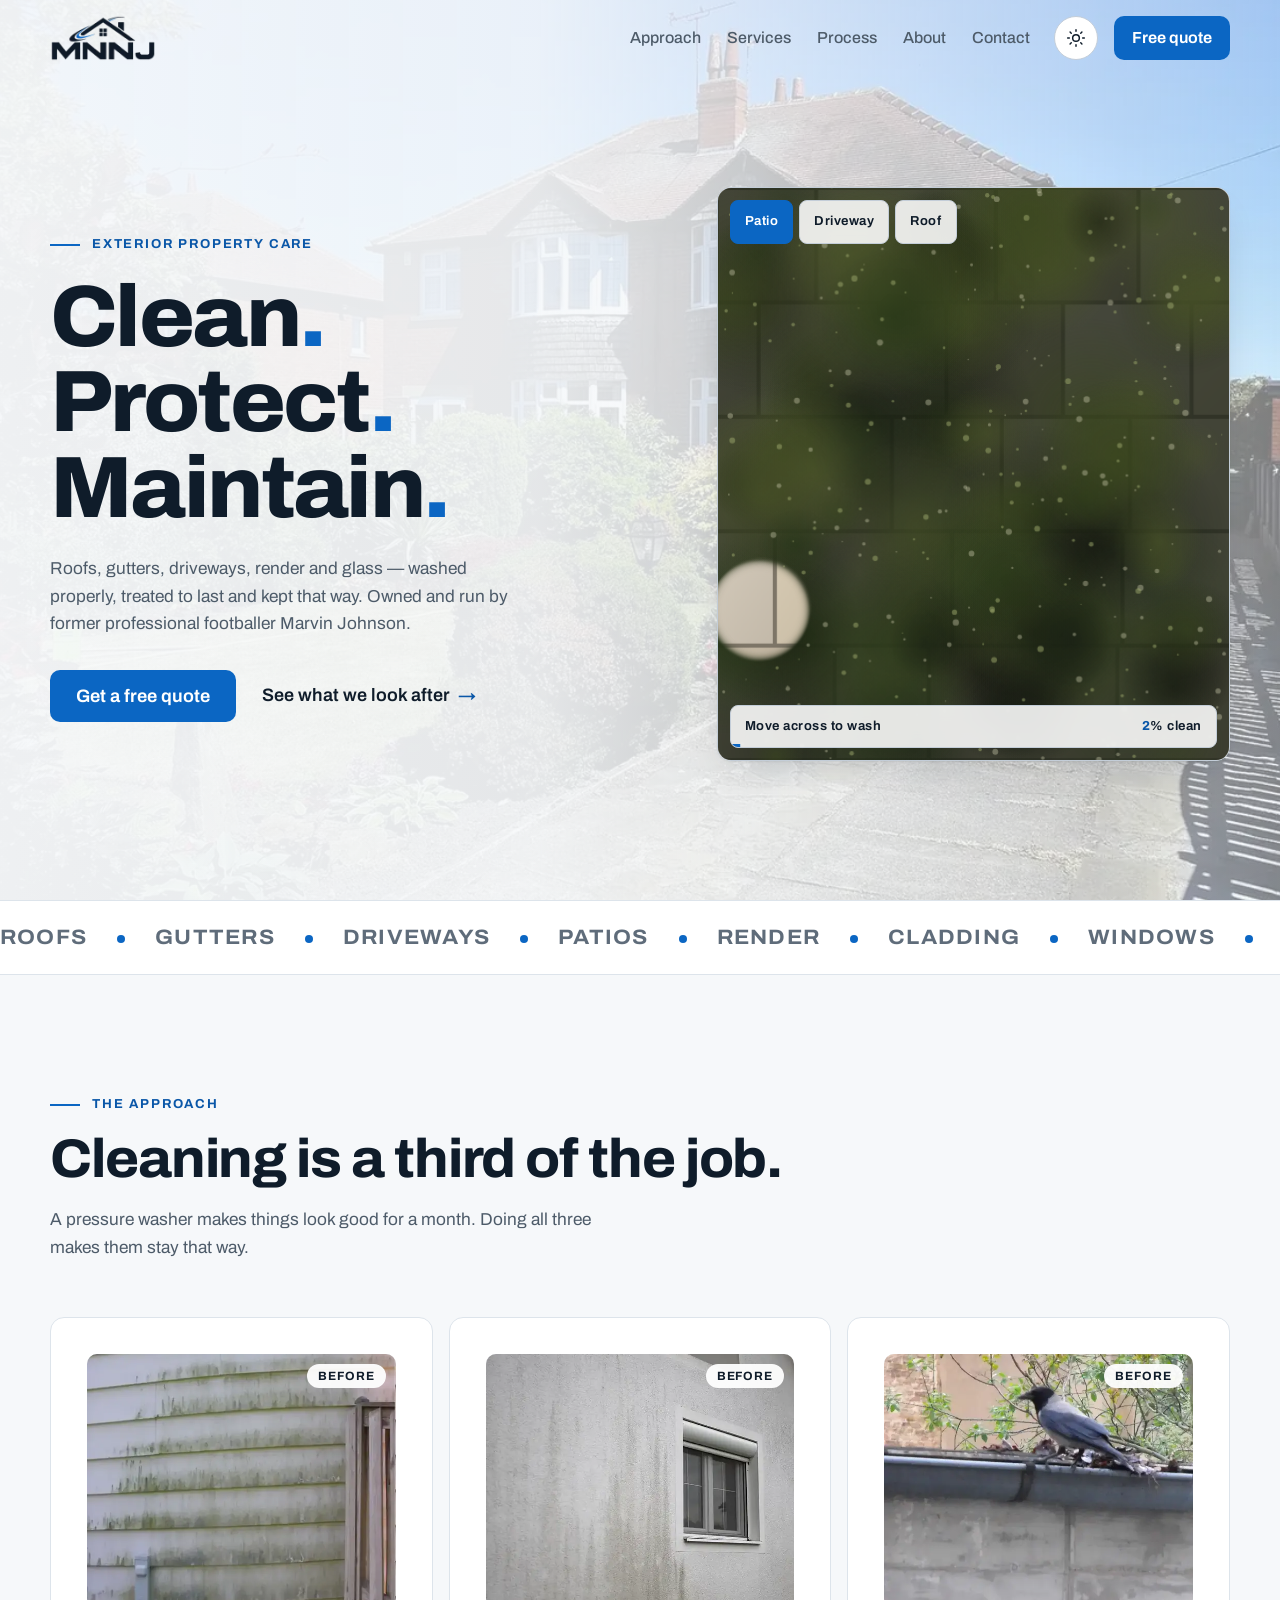
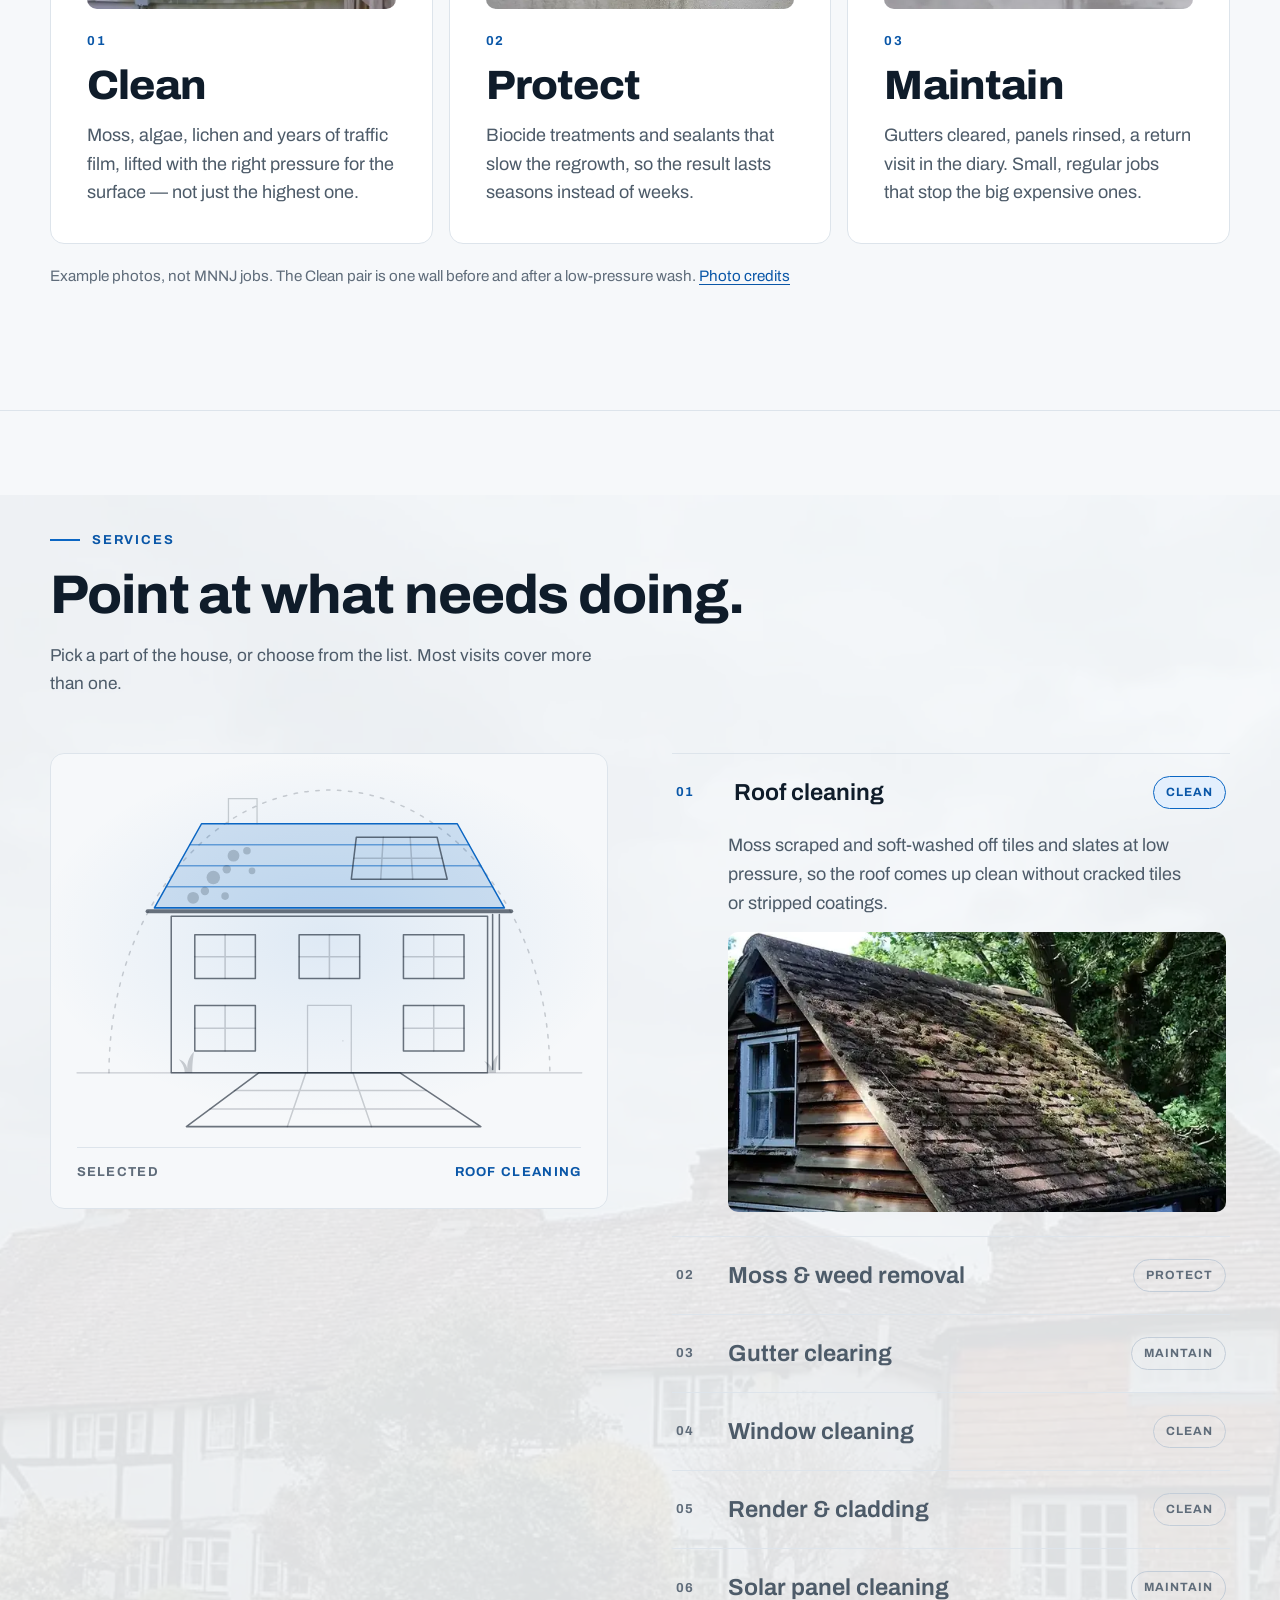
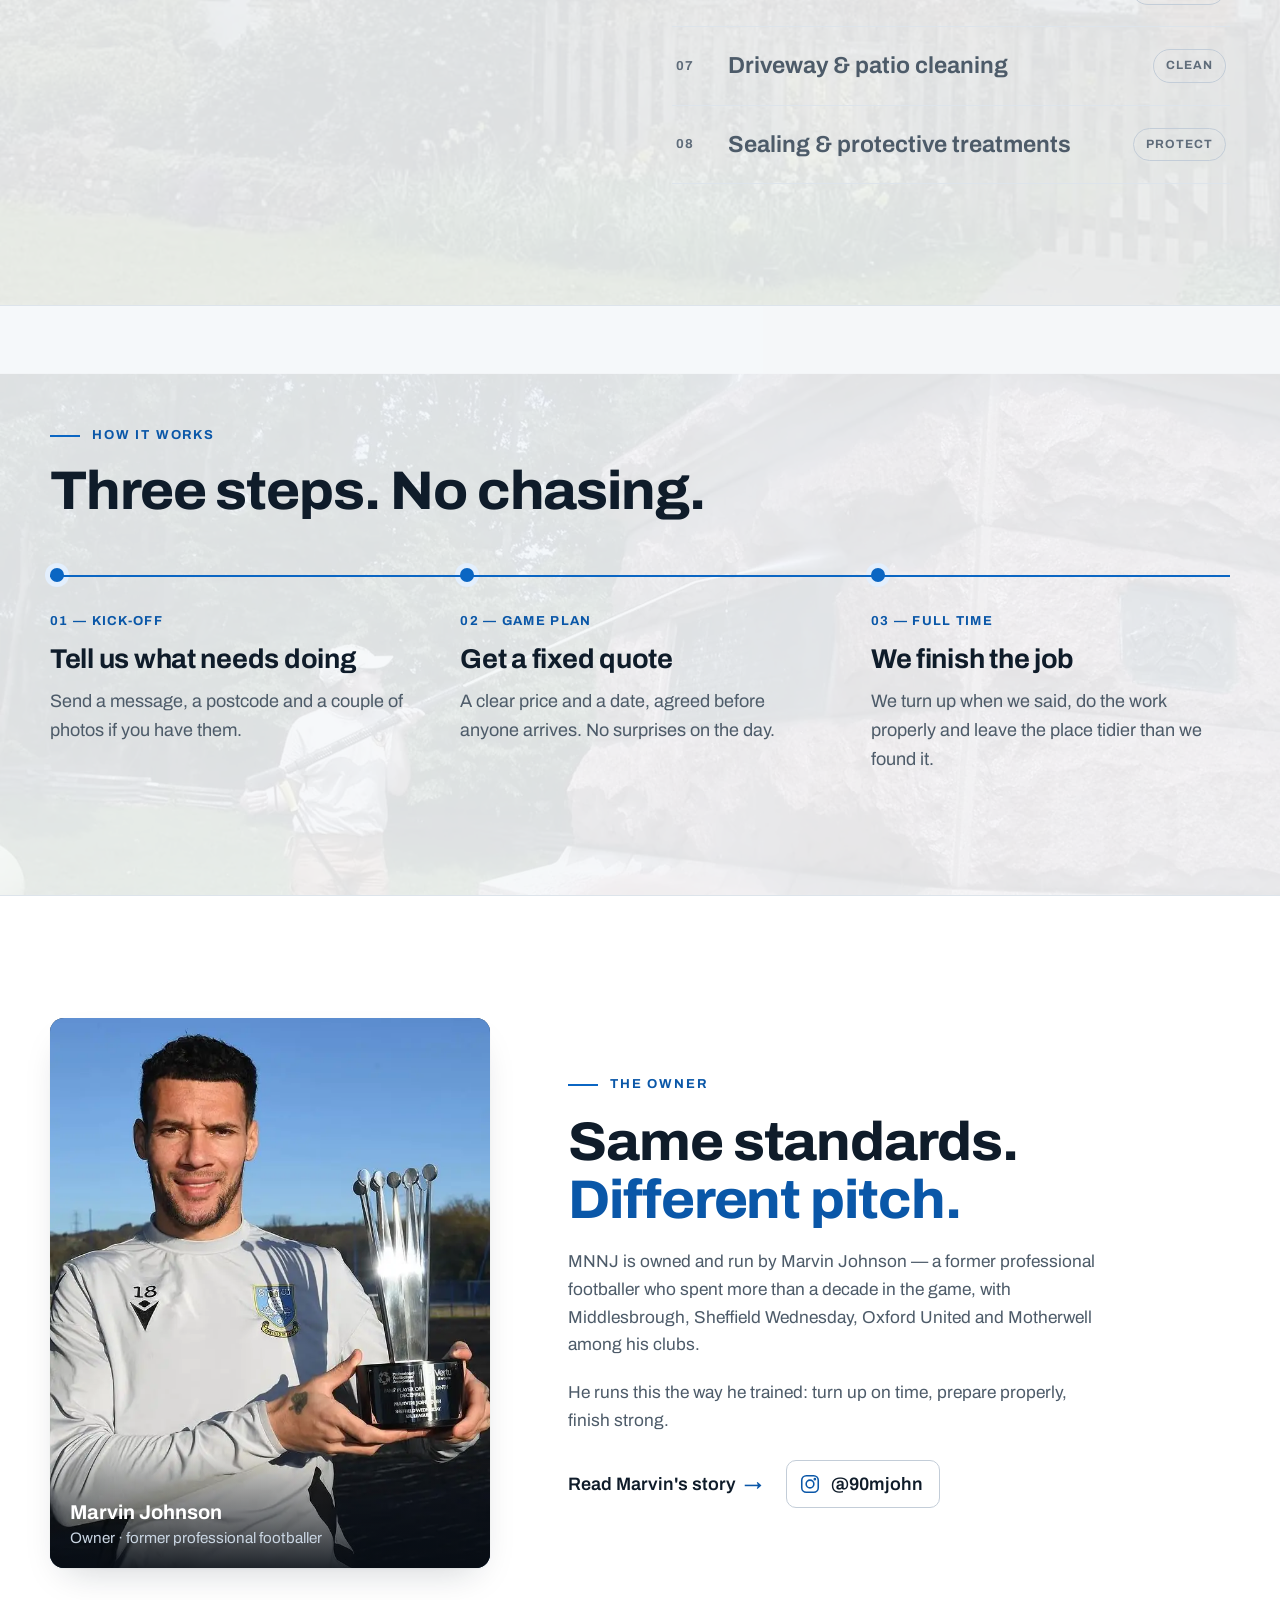
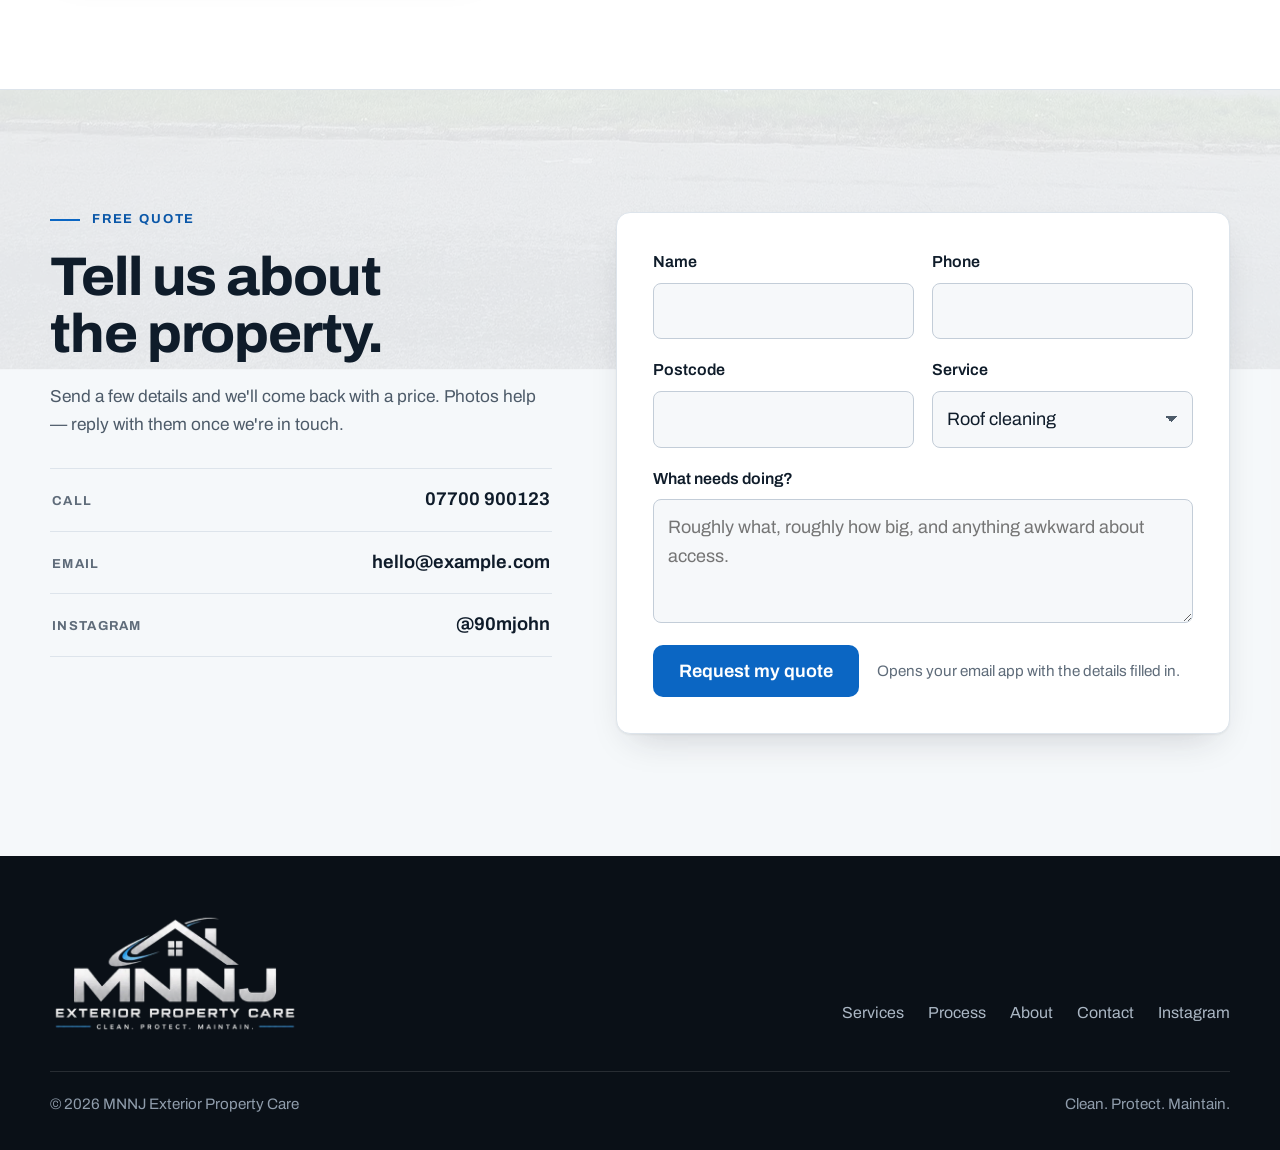
<file: index.html>
<!doctype html>
<html lang="en-GB" data-theme="light">
<head>
  <meta charset="utf-8">
  <meta name="viewport" content="width=device-width, initial-scale=1">
  <title>MNNJ Exterior Property Care — Clean. Protect. Maintain.</title>
  <meta name="description" content="Roof, gutter, driveway, render, window and solar panel cleaning — washed properly, treated to last and kept that way. Owned and run by former professional footballer Marvin Johnson.">
  <meta name="theme-color" content="#f6f8fa">
  <link rel="icon" href="assets/img/favicon.png">
  <link rel="preconnect" href="https://fonts.googleapis.com">
  <link rel="preconnect" href="https://fonts.gstatic.com" crossorigin>
  <link href="https://fonts.googleapis.com/css2?family=Archivo:wdth,wght@100..110,400..800&display=swap" rel="stylesheet">
  <link rel="stylesheet" href="assets/css/style.css">
  <script>(function(){var d=document.documentElement,t='light';try{t=localStorage.getItem('mnnj-theme')||'light'}catch(e){}d.dataset.theme=t;d.classList.add('js')})()</script>
</head>
<body>
  <!-- PLACEHOLDERS to replace before launch: phone 07700 900123, email hello@example.com -->
  <a class="skip" href="#main">Skip to content</a>

  <header class="nav" id="nav">
    <div class="wrap nav__in">
      <a class="nav__brand" href="index.html" aria-label="MNNJ Exterior Property Care — home">
        <img decoding="async" class="logo--light" src="assets/img/logo-mark-ink.webp" alt="" width="240" height="104">
        <img decoding="async" class="logo--dark" src="assets/img/logo-mark.webp" alt="" width="240" height="104">
      </a>
      <nav class="nav__links" id="menu" aria-label="Primary">
        <a href="#approach">Approach</a>
        <a href="#services">Services</a>
        <a href="#process">Process</a>
        <a href="about.html">About</a>
        <a href="#quote">Contact</a>
      </nav>
      <button class="iconbtn theme" type="button" id="theme" aria-pressed="false" aria-label="Dark theme">
        <svg class="sun" viewBox="0 0 24 24" aria-hidden="true"><circle cx="12" cy="12" r="4"/><path d="M12 2v2M12 20v2M4.900 4.900l1.400 1.400M17.700 17.700l1.400 1.400M2 12h2M20 12h2M4.900 19.100l1.400-1.400M17.700 6.300l1.400-1.400"/></svg>
        <svg class="moon" viewBox="0 0 24 24" aria-hidden="true"><path d="M20 14.500A8 8 0 0 1 9.500 4 8 8 0 1 0 20 14.500Z"/></svg>
      </button>
      <a class="btn btn--sm nav__cta" href="#quote">Free quote</a>
      <button class="iconbtn nav__toggle" type="button" aria-expanded="false" aria-controls="menu" aria-label="Menu"><svg viewBox="0 0 24 24" aria-hidden="true"><path d="M4 7h16M4 12h16M4 17h16"/></svg></button>
    </div>
  </header>

  <main id="main">

    <!-- HERO -->
    <section class="hero has-photo has-photo--side" data-photo="assets/img/photos/bg-home.webp">
      <div class="wrap hero__in">
        <div class="hero__copy">
          <p class="eyebrow">Exterior property care</p>
          <h1 class="hero__title">
            <span class="wipe" style="--i:0"><span class="wipe__dirty" aria-hidden="true">Clean.</span><span class="wipe__clean">Clean<i>.</i></span></span>
            <span class="wipe" style="--i:1"><span class="wipe__dirty" aria-hidden="true">Protect.</span><span class="wipe__clean">Protect<i>.</i></span></span>
            <span class="wipe" style="--i:2"><span class="wipe__dirty" aria-hidden="true">Maintain.</span><span class="wipe__clean">Maintain<i>.</i></span></span>
          </h1>
          <p class="lead hero__lead">Roofs, gutters, driveways, render and glass — washed properly, treated to last and kept that way. Owned and run by former professional footballer Marvin Johnson.</p>
          <div class="hero__cta">
            <a class="btn" href="#quote">Get a free quote</a>
            <a class="link" href="#services">See what we look after <span aria-hidden="true">→</span></a>
          </div>
        </div>

        <div class="wash" id="wash" aria-label="Interactive demo: move across the dirty surface to wash it clean">
          <canvas class="wash__surface" aria-hidden="true"></canvas>
          <canvas class="wash__grime" aria-hidden="true"></canvas>
          <div class="wash__nozzle" aria-hidden="true"></div>
          <div class="wash__tabs" role="group" aria-label="Surface">
            <button type="button" data-surface="patio" aria-pressed="true">Patio</button>
            <button type="button" data-surface="drive" aria-pressed="false">Driveway</button>
            <button type="button" data-surface="roof" aria-pressed="false">Roof</button>
          </div>
          <div class="wash__hud">
            <span class="wash__hint--mouse">Move across to wash</span>
            <span class="wash__hint--touch">Swipe to wash</span>
            <span class="wash__pct"><b>0</b>% clean</span>
            <i class="wash__bar"></i>
          </div>
          <div class="wash__done">
            <span>Spotless. That's the job.</span>
            <button type="button" class="wash__reset">Dirty it again</button>
          </div>
        </div>
      </div>
    </section>

    <!-- MARQUEE -->
    <div class="marquee" aria-hidden="true">
      <div class="marquee__track">
        <div class="marquee__set"><span>Roofs</span><span>Gutters</span><span>Driveways</span><span>Patios</span><span>Render</span><span>Cladding</span><span>Windows</span><span>Solar panels</span><span>Fascias</span><span>Decking</span></div>
        <div class="marquee__set"><span>Roofs</span><span>Gutters</span><span>Driveways</span><span>Patios</span><span>Render</span><span>Cladding</span><span>Windows</span><span>Solar panels</span><span>Fascias</span><span>Decking</span></div>
      </div>
    </div>

    <!-- APPROACH: the three words in the logo -->
    <section class="section" id="approach">
      <div class="wrap">
        <div class="section__head" data-reveal>
          <p class="eyebrow">The approach</p>
          <h2 class="h2">Cleaning is a third of the job.</h2>
          <p class="lead">A pressure washer makes things look good for a month. Doing all three makes them stay that way.</p>
        </div>

        <div class="pillars">
          <article class="pillar" data-reveal style="--d:0">
            <div class="ba" data-scrub>
              <img decoding="async" src="assets/img/photos/clean-before.webp" alt="Before: white cladding streaked with green algae" width="700" height="700" loading="lazy">
              <div class="ba__after"><img decoding="async" src="assets/img/photos/clean-after.webp" alt="After: the same cladding after a low-pressure wash" width="700" height="700" loading="lazy"></div>
              <span class="ba__blade" aria-hidden="true"></span>
              <span class="ba__tag ba__tag--a" aria-hidden="true">After</span>
              <span class="ba__tag ba__tag--b" aria-hidden="true">Before</span>
            </div>
            <span class="pillar__num">01</span>
            <h3 class="chrome">Clean</h3>
            <p>Moss, algae, lichen and years of traffic film, lifted with the right pressure for the surface — not just the highest one.</p>
          </article>

          <article class="pillar" data-reveal style="--d:1">
            <div class="ba" data-scrub>
              <img decoding="async" src="assets/img/photos/protect-before.webp" alt="Before: unprotected render stained by rain run-off" width="700" height="700" loading="lazy">
              <div class="ba__after"><img decoding="async" src="assets/img/photos/protect-after.webp" alt="After: a sealed surface where rain beads and runs off" width="700" height="700" loading="lazy"></div>
              <span class="ba__blade" aria-hidden="true"></span>
              <span class="ba__tag ba__tag--a" aria-hidden="true">After</span>
              <span class="ba__tag ba__tag--b" aria-hidden="true">Before</span>
            </div>
            <span class="pillar__num">02</span>
            <h3 class="chrome">Protect</h3>
            <p>Biocide treatments and sealants that slow the regrowth, so the result lasts seasons instead of weeks.</p>
          </article>

          <article class="pillar" data-reveal style="--d:2">
            <div class="ba" data-scrub>
              <img decoding="async" src="assets/img/photos/maintain-before.webp" alt="Before: a gutter overgrown with plants and debris" width="700" height="700" loading="lazy">
              <div class="ba__after"><img decoding="async" src="assets/img/photos/maintain-after.webp" alt="After: a clear gutter and downpipe carrying water away" width="700" height="700" loading="lazy"></div>
              <span class="ba__blade" aria-hidden="true"></span>
              <span class="ba__tag ba__tag--a" aria-hidden="true">After</span>
              <span class="ba__tag ba__tag--b" aria-hidden="true">Before</span>
            </div>
            <span class="pillar__num">03</span>
            <h3 class="chrome">Maintain</h3>
            <p>Gutters cleared, panels rinsed, a return visit in the diary. Small, regular jobs that stop the big expensive ones.</p>
          </article>
        </div>
        <p class="photo-note" data-reveal>Example photos, not MNNJ jobs. The Clean pair is one wall before and after a low-pressure wash. <a href="credits.html">Photo credits</a></p>
      </div>
    </section>

    <!-- SERVICES: the house is the menu -->
    <section class="section section--alt has-photo" id="services" data-photo="assets/img/photos/bg-cottages.webp">
      <div class="wrap">
        <div class="section__head" data-reveal>
          <p class="eyebrow">Services</p>
          <h2 class="h2">Point at what needs doing.</h2>
          <p class="lead">Pick a part of the house, or choose from the list. Most visits cover more than one.</p>
        </div>

        <div class="services" id="svc">
          <div class="house-panel" data-reveal>
            <svg class="house" viewBox="20 44 600 424" role="img" aria-label="Diagram of a house showing each area we look after" data-draw>
              <path class="ln draw" d="M20 392H620"/>
              <path class="ln draw" d="M200 96V66h34v30"/>

              <g class="part part--shield" data-part="seal">
                <path d="M58 392A262 336 0 0 1 582 392"/>
              </g>

              <g class="part" data-part="roof">
                <path class="draw" d="M112 196 168 96H472l56 100Z"/>
                <path class="detail draw" d="M154 121H486M140 146H500M126 171H514"/>
              </g>

              <g class="part" data-part="solar">
                <path class="draw" d="M352 112h96l12 50H346Z"/>
                <path class="detail draw" d="M384 112l-3 50M416 112l3 50M349 137h105"/>
              </g>

              <g class="part part--fill" data-part="moss">
                <path class="hit" d="M150 186 236 120"/>
                <circle cx="158" cy="184" r="7"/><circle cx="172" cy="176" r="5"/><circle cx="182" cy="160" r="8"/>
                <circle cx="198" cy="150" r="5"/><circle cx="206" cy="134" r="7"/><circle cx="222" cy="128" r="4.5"/>
                <circle cx="196" cy="182" r="4.5"/><circle cx="228" cy="152" r="4"/>
                <path d="M148 392c0-8-4-12-7-16 6 2 9 6 10 11 0-9 3-15 8-20-1 8-2 14-2 25ZM510 392c0-7-3-10-6-14 5 2 8 5 9 9 0-7 3-12 7-16-1 7-2 12-2 21Z"/>
              </g>

              <g class="part part--line" data-part="gutter">
                <path class="hit" d="M104 200H536M518 203V388"/>
                <path class="thick draw" d="M104 200H536"/>
                <path class="draw" d="M514 204V388M522 204V388"/>
              </g>

              <g class="part" data-part="walls">
                <path class="draw" d="M132 206H508V392H132Z"/>
              </g>

              <path class="ln draw" d="M294 392V312h52v80M336 354h.1"/>

              <g class="part" data-part="windows">
                <rect class="draw" x="160" y="228" width="72" height="52"/>
                <rect class="draw" x="284" y="228" width="72" height="52"/>
                <rect class="draw" x="408" y="228" width="72" height="52"/>
                <rect class="draw" x="160" y="312" width="72" height="54"/>
                <rect class="draw" x="408" y="312" width="72" height="54"/>
                <path class="detail draw" d="M196 228v52M320 228v52M444 228v52M196 312v54M444 312v54M160 254h72M284 254h72M408 254h72M160 339h72M408 339h72"/>
              </g>

              <g class="part" data-part="drive">
                <path class="draw" d="M236 392H404l96 64H150Z"/>
                <path class="detail draw" d="M207 413H435M178 435H468M292 392l-22 64M348 392l22 64"/>
              </g>
            </svg>
            <p class="house-panel__cap"><span>Selected</span><b id="svc-cap">Roof cleaning</b></p>
          </div>

          <ol class="svc" data-reveal>
            <li class="svc__item" data-part="roof">
              <button class="svc__btn" type="button"><span class="svc__num">01</span><span class="svc__name">Roof cleaning</span><span class="svc__tag">Clean</span></button>
              <div class="svc__body"><div><p>Moss scraped and soft-washed off tiles and slates at low pressure, so the roof comes up clean without cracked tiles or stripped coatings.</p><img decoding="async" class="svc__img" src="assets/img/photos/svc-roof.webp" alt="Moss-covered roof tiles on a cottage" width="720" height="480" loading="lazy"></div></div>
            </li>
            <li class="svc__item" data-part="moss">
              <button class="svc__btn" type="button"><span class="svc__num">02</span><span class="svc__name">Moss &amp; weed removal</span><span class="svc__tag">Protect</span></button>
              <div class="svc__body"><div><p>Growth cleared from roofs, paths and paving joints, then treated so it's slow to come back.</p><img decoding="async" class="svc__img" src="assets/img/photos/svc-moss.webp" alt="Clumps of moss growing between roof tiles" width="720" height="480" loading="lazy"></div></div>
            </li>
            <li class="svc__item" data-part="gutter">
              <button class="svc__btn" type="button"><span class="svc__num">03</span><span class="svc__name">Gutter clearing</span><span class="svc__tag">Maintain</span></button>
              <div class="svc__body"><div><p>Gutters and downpipes vacuumed out from the ground and checked for flow — before the overflow reaches your brickwork.</p><img decoding="async" class="svc__img" src="assets/img/photos/svc-gutter.webp" alt="Autumn leaves collected along a roof edge and gutter" width="720" height="480" loading="lazy"></div></div>
            </li>
            <li class="svc__item" data-part="windows">
              <button class="svc__btn" type="button"><span class="svc__num">04</span><span class="svc__name">Window cleaning</span><span class="svc__tag">Clean</span></button>
              <div class="svc__body"><div><p>Frames, sills and glass cleaned with purified water for a finish that dries without streaks or spots.</p><img decoding="async" class="svc__img" src="assets/img/photos/svc-window.webp" alt="Cleaning a window with a squeegee vacuum" width="720" height="480" loading="lazy"></div></div>
            </li>
            <li class="svc__item" data-part="walls">
              <button class="svc__btn" type="button"><span class="svc__num">05</span><span class="svc__name">Render &amp; cladding</span><span class="svc__tag">Clean</span></button>
              <div class="svc__body"><div><p>Green and red algae staining removed from render, cladding, fascias and soffits with a gentle soft-wash.</p><img decoding="async" class="svc__img" src="assets/img/photos/svc-render.webp" alt="Cladding half cleaned: algae on one side, the clean finish on the other" width="720" height="480" loading="lazy"></div></div>
            </li>
            <li class="svc__item" data-part="solar">
              <button class="svc__btn" type="button"><span class="svc__num">06</span><span class="svc__name">Solar panel cleaning</span><span class="svc__tag">Maintain</span></button>
              <div class="svc__body"><div><p>Dirt and bird mess rinsed off with soft brushes and pure water, so your panels aren't generating through a film of grime.</p><img decoding="async" class="svc__img" src="assets/img/photos/svc-solar.webp" alt="Solar panels on a tiled house roof" width="720" height="480" loading="lazy"></div></div>
            </li>
            <li class="svc__item" data-part="drive">
              <button class="svc__btn" type="button"><span class="svc__num">07</span><span class="svc__name">Driveway &amp; patio cleaning</span><span class="svc__tag">Clean</span></button>
              <div class="svc__body"><div><p>Block paving, flags, tarmac and decking pressure-washed back to their original colour, with joints re-sanded where needed.</p><img decoding="async" class="svc__img" src="assets/img/photos/svc-drive.webp" alt="Pressure washing a dark tarmac surface" width="720" height="480" loading="lazy"></div></div>
            </li>
            <li class="svc__item" data-part="seal">
              <button class="svc__btn" type="button"><span class="svc__num">08</span><span class="svc__name">Sealing &amp; protective treatments</span><span class="svc__tag">Protect</span></button>
              <div class="svc__body"><div><p>A sealant or biocide finish after cleaning that repels water, resists stains and stretches the time between cleans.</p><img decoding="async" class="svc__img" src="assets/img/photos/svc-seal.webp" alt="Water beading on a protected surface" width="720" height="480" loading="lazy"></div></div>
            </li>
          </ol>
        </div>
      </div>
    </section>

    <!-- PROCESS -->
    <section class="section has-photo" id="process" data-photo="assets/img/photos/bg-washing.webp">
      <div class="wrap">
        <div class="section__head" data-reveal>
          <p class="eyebrow">How it works</p>
          <h2 class="h2">Three steps. No chasing.</h2>
        </div>
        <ol class="steps" data-reveal>
          <li class="step" style="--d:0">
            <span class="step__k">01 — Kick-off</span>
            <h3>Tell us what needs doing</h3>
            <p>Send a message, a postcode and a couple of photos if you have them.</p>
          </li>
          <li class="step" style="--d:1">
            <span class="step__k">02 — Game plan</span>
            <h3>Get a fixed quote</h3>
            <p>A clear price and a date, agreed before anyone arrives. No surprises on the day.</p>
          </li>
          <li class="step" style="--d:2">
            <span class="step__k">03 — Full time</span>
            <h3>We finish the job</h3>
            <p>We turn up when we said, do the work properly and leave the place tidier than we found it.</p>
          </li>
        </ol>
      </div>
    </section>

    <!-- FOUNDER -->
    <section class="section section--alt" id="owner">
      <div class="wrap founder">
        <figure class="portrait" data-reveal>
          <svg class="pitch" viewBox="0 0 420 270" aria-hidden="true"><rect x="10" y="10" width="400" height="250"/><path d="M210 10V260M10 70H72V200H10M410 70H348V200H410"/><circle cx="210" cy="135" r="42"/></svg>
          <span class="portrait__mono" aria-hidden="true">MJ</span>
          <img decoding="async" src="assets/img/marvin/award-portrait.webp" alt="Marvin Johnson with his PFA Fans' Player of the Month award at Sheffield Wednesday" width="702" height="878" loading="lazy" onerror="this.remove()">
          <figcaption class="portrait__cap"><b>Marvin Johnson</b><span>Owner · former professional footballer</span></figcaption>
        </figure>

        <div class="founder__copy" data-reveal>
          <p class="eyebrow">The owner</p>
          <h2 class="h2">Same standards. <span class="chrome">Different pitch.</span></h2>
          <p class="lead">MNNJ is owned and run by Marvin Johnson — a former professional footballer who spent more than a decade in the game, with Middlesbrough, Sheffield Wednesday, Oxford United and Motherwell among his clubs.</p>
          <p class="lead">He runs this the way he trained: turn up on time, prepare properly, finish strong.</p>
          <div class="founder__links">
            <a class="link" href="about.html">Read Marvin's story <span aria-hidden="true">→</span></a>
            <a class="ig" href="https://www.instagram.com/90mjohn/" target="_blank" rel="noopener">
              <svg viewBox="0 0 24 24" aria-hidden="true"><rect x="3" y="3" width="18" height="18" rx="5"/><circle cx="12" cy="12" r="4.2"/><circle cx="17.3" cy="6.7" r=".6"/></svg>
              @90mjohn
            </a>
          </div>
        </div>

      </div>
    </section>

    <!-- QUOTE -->
    <section class="section has-photo" id="quote" data-photo="assets/img/photos/bg-street.webp">
      <div class="wrap quote">
        <div class="quote__copy" data-reveal>
          <p class="eyebrow">Free quote</p>
          <h2 class="h2">Tell us about the property.</h2>
          <p class="lead">Send a few details and we'll come back with a price. Photos help — reply with them once we're in touch.</p>
          <div class="contact">
            <a href="tel:+447700900123"><span>Call</span><b>07700 900123</b></a>
            <a href="mailto:hello@example.com"><span>Email</span><b>hello@example.com</b></a>
            <a href="https://www.instagram.com/90mjohn/" target="_blank" rel="noopener"><span>Instagram</span><b>@90mjohn</b></a>
          </div>
        </div>

        <form class="form" id="quote-form" data-reveal data-to="hello@example.com">
          <div class="field">
            <label for="f-name">Name</label>
            <input id="f-name" name="name" autocomplete="name" required>
          </div>
          <div class="field">
            <label for="f-phone">Phone</label>
            <input id="f-phone" name="phone" type="tel" autocomplete="tel" required>
          </div>
          <div class="field">
            <label for="f-postcode">Postcode</label>
            <input id="f-postcode" name="postcode" autocomplete="postal-code" required>
          </div>
          <div class="field">
            <label for="f-service">Service</label>
            <select id="f-service" name="service">
              <option>Roof cleaning</option>
              <option>Moss &amp; weed removal</option>
              <option>Gutter clearing</option>
              <option>Window cleaning</option>
              <option>Render &amp; cladding</option>
              <option>Solar panel cleaning</option>
              <option>Driveway &amp; patio cleaning</option>
              <option>Sealing &amp; protective treatments</option>
              <option>Not sure — advise me</option>
            </select>
          </div>
          <div class="field field--full">
            <label for="f-msg">What needs doing?</label>
            <textarea id="f-msg" name="message" placeholder="Roughly what, roughly how big, and anything awkward about access."></textarea>
          </div>
          <div class="form__foot">
            <button class="btn" type="submit">Request my quote</button>
            <p class="form__note">Opens your email app with the details filled in.</p>
          </div>
        </form>
      </div>
    </section>
  </main>

  <footer class="footer">
    <div class="wrap">
      <div class="footer__in">
        <img decoding="async" class="footer__logo" src="assets/img/logo.webp" alt="MNNJ Exterior Property Care — Clean. Protect. Maintain." width="520" height="256" loading="lazy">
        <nav class="footer__links" aria-label="Footer">
          <a href="#services">Services</a>
          <a href="#process">Process</a>
          <a href="about.html">About</a>
          <a href="#quote">Contact</a>
          <a href="https://www.instagram.com/90mjohn/" target="_blank" rel="noopener">Instagram</a>
          <!-- <a href="credits.html">Photo credits</a> -->
        </nav>
      </div>
      <div class="footer__legal">
        <span>© <span data-year>2026</span> MNNJ Exterior Property Care</span>
        <span>Clean. Protect. Maintain.</span>
      </div>
    </div>
  </footer>

  <script src="assets/js/main.js" defer></script>
</body>
</html>
</file>
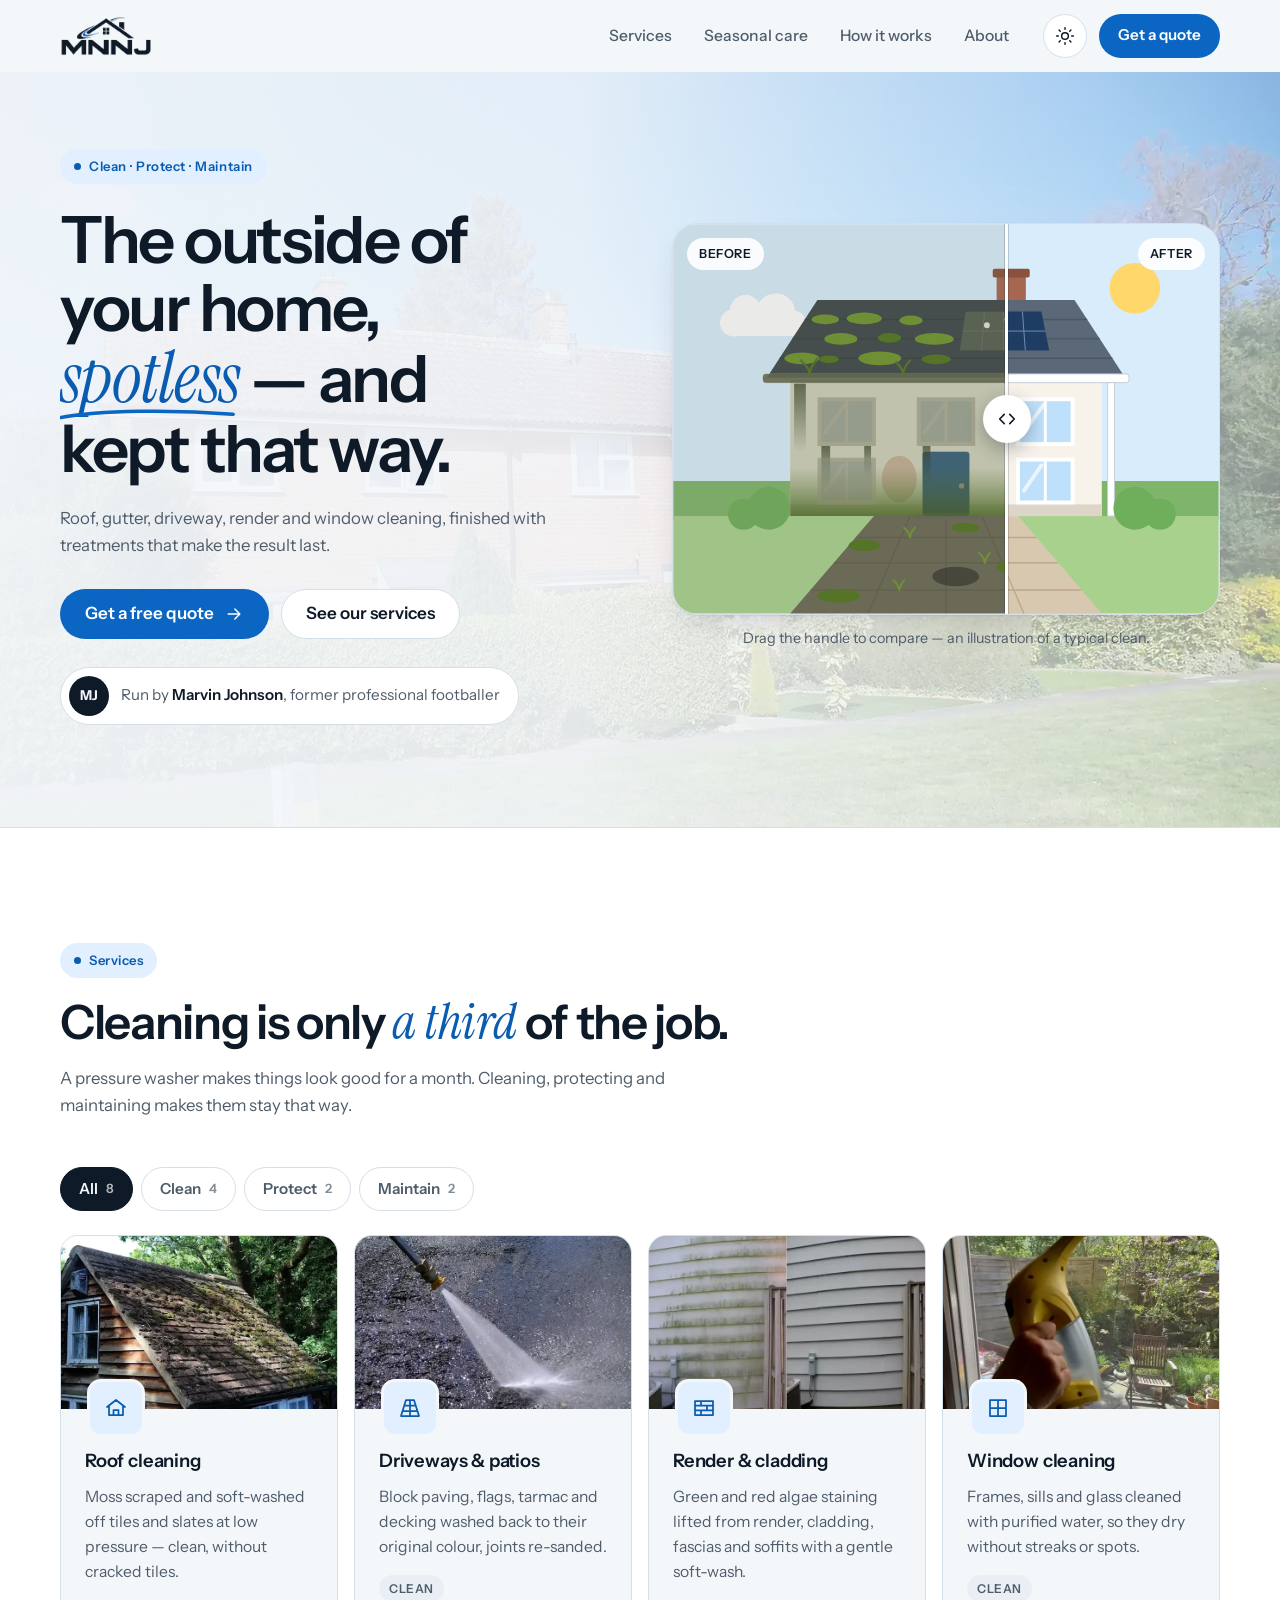
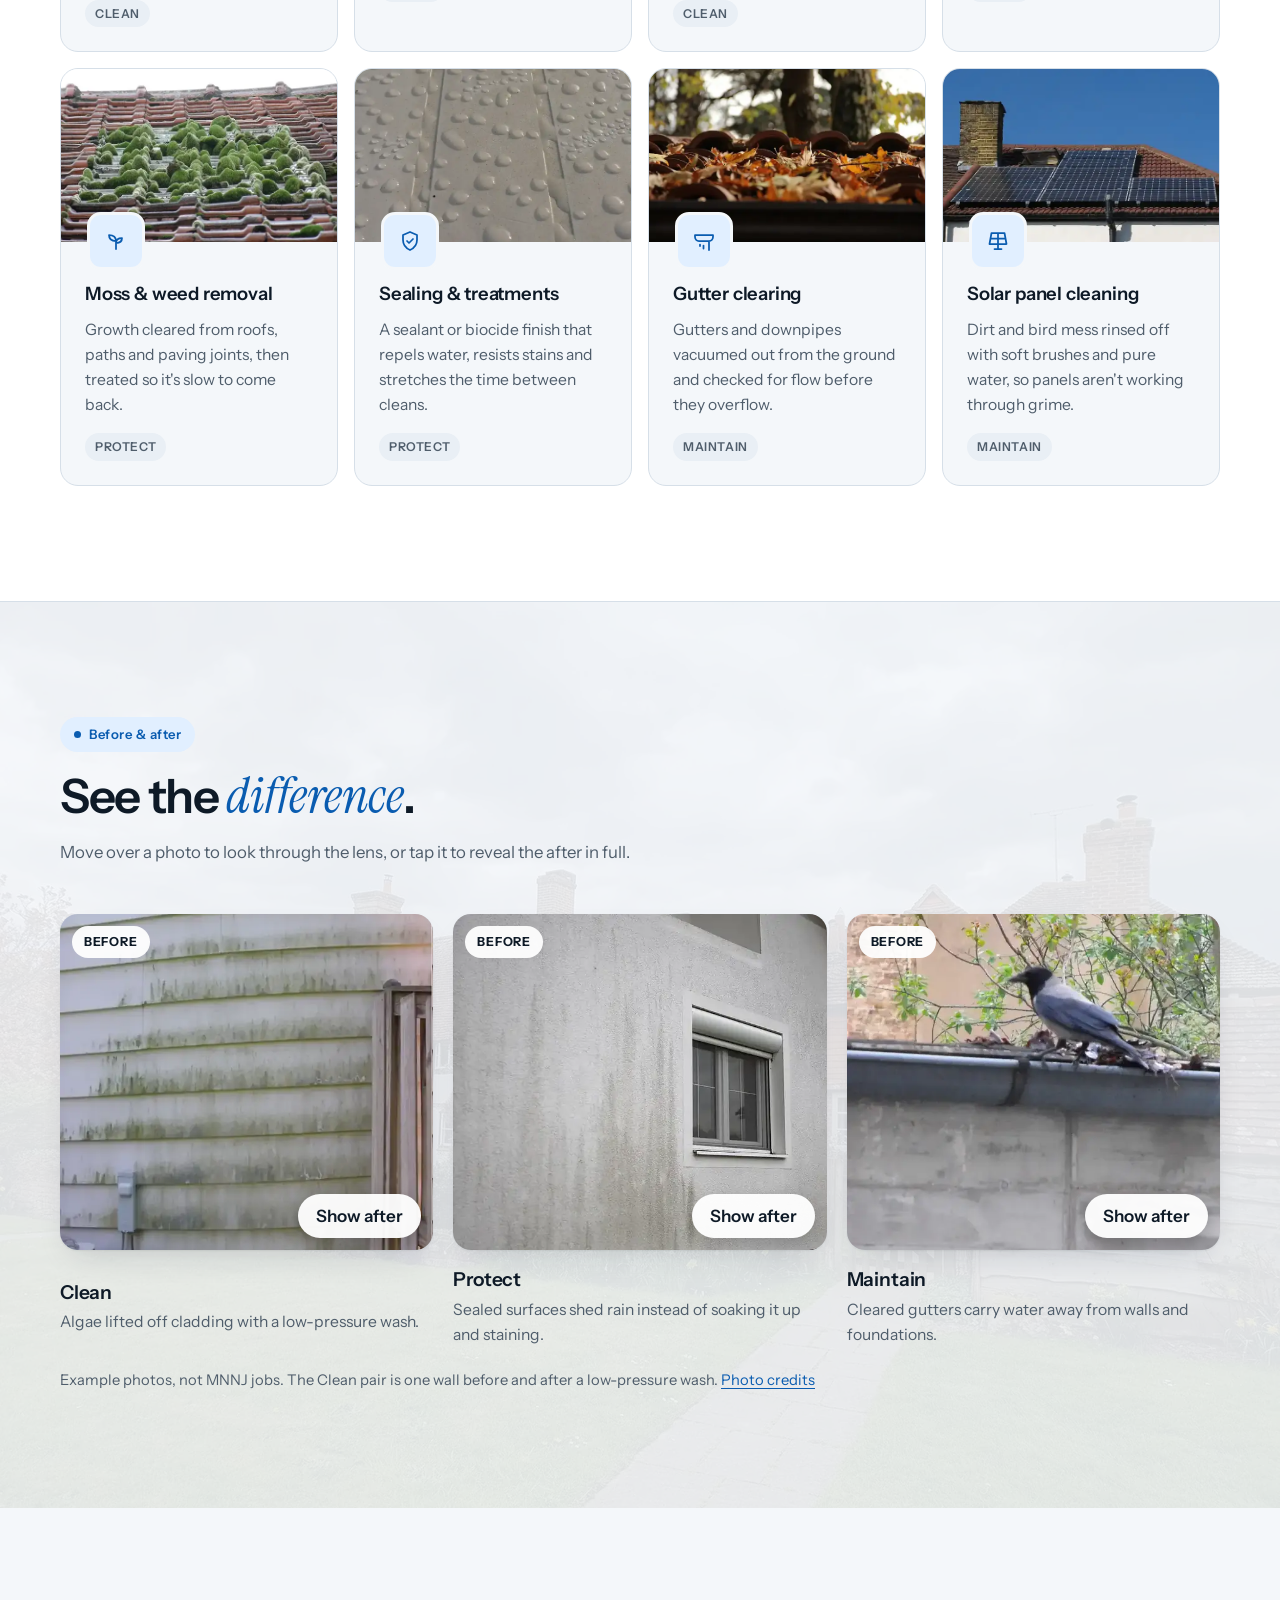
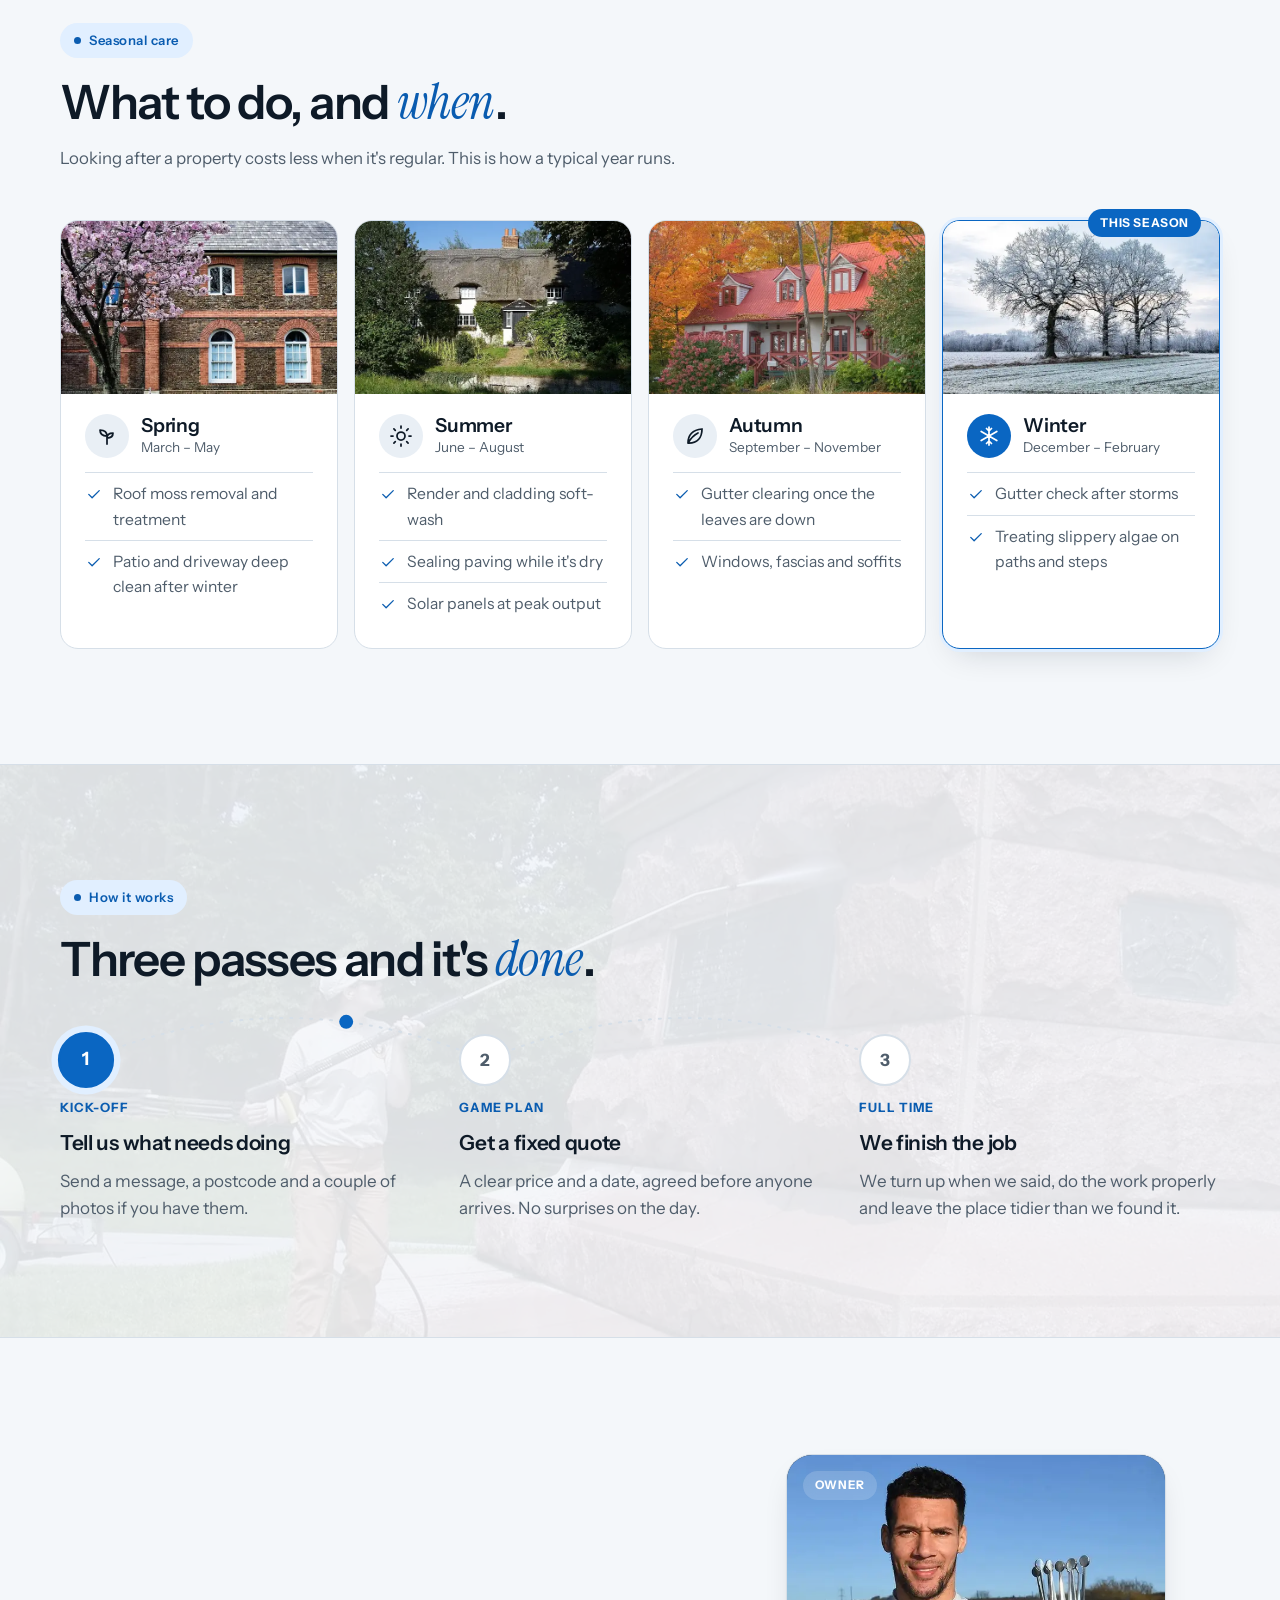
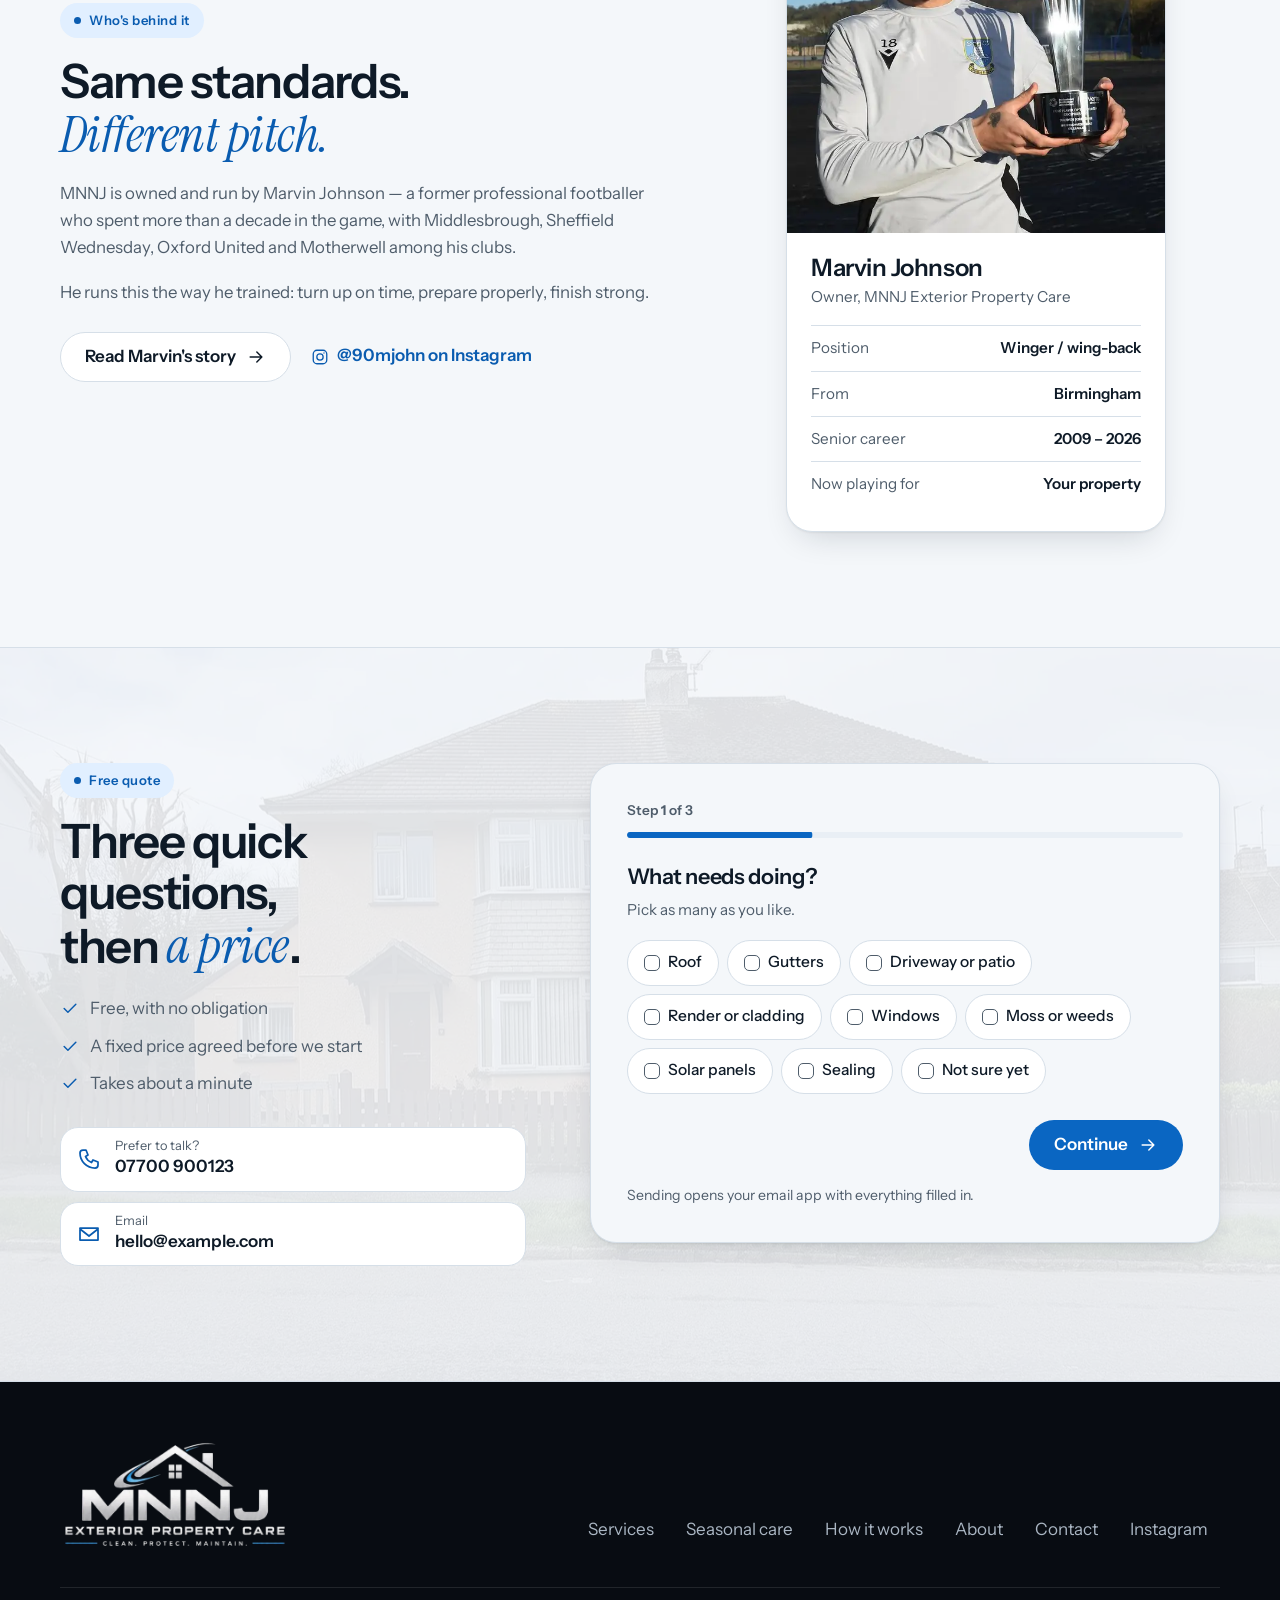
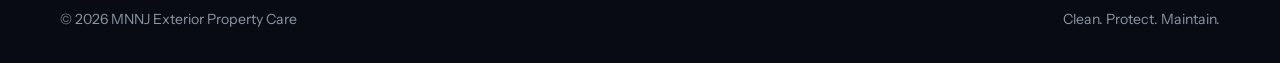
<file: v2/index.html>
<!doctype html>
<html lang="en-GB" data-theme="light">
<head>
  <meta charset="utf-8">
  <meta name="viewport" content="width=device-width, initial-scale=1">
  <title>MNNJ Exterior Property Care — Clean. Protect. Maintain.</title>
  <meta name="description" content="Roof, gutter, driveway, render and window cleaning, finished with treatments that make the result last. Owned and run by former professional footballer Marvin Johnson.">
  <meta name="theme-color" content="#f4f7fa">
  <link rel="icon" href="../assets/img/favicon.png">
  <!-- Light by default; a saved choice is applied before first paint so the page never flashes the wrong theme. -->
  <script>(function(){var d=document.documentElement,t='light';try{t=localStorage.getItem('mnnj-theme')||'light'}catch(e){}d.dataset.theme=t;d.classList.add('js')})()</script>
  <link rel="preconnect" href="https://fonts.googleapis.com">
  <link rel="preconnect" href="https://fonts.gstatic.com" crossorigin>
  <link href="https://fonts.googleapis.com/css2?family=Instrument+Sans:wght@400..700&family=Instrument+Serif:ital@1&display=swap" rel="stylesheet">
  <link rel="stylesheet" href="assets/css/style.css">
</head>
<body>
  <!-- PLACEHOLDERS to replace before launch: phone 07700 900123, email hello@example.com -->
  <svg width="0" height="0" style="position:absolute" aria-hidden="true">
    <symbol id="i-roof" viewBox="0 0 24 24"><path d="M3 11 12 4l9 7M5 10v9h14v-9M9.5 19v-5h5v5"/></symbol>
    <symbol id="i-sprout" viewBox="0 0 24 24"><path d="M12 20v-8M12 12c0-4-3-6-7-6 0 4 3 6 7 6ZM12 14c0-3 2-5 6-5 0 3-2 5-6 5Z"/></symbol>
    <symbol id="i-gutter" viewBox="0 0 24 24"><path d="M3 6h18v2a4 4 0 0 1-4 4H7a4 4 0 0 1-4-4V6ZM17 12v9M8 15.5v1.5M11.5 16.500v3"/></symbol>
    <symbol id="i-window" viewBox="0 0 24 24"><path d="M4 4h16v16H4zM12 4v16M4 12h16"/></symbol>
    <symbol id="i-wall" viewBox="0 0 24 24"><path d="M3 5h18v14H3zM3 9.700h18M3 14.300h18M9 5v4.700M15 9.700v4.600M9 14.300V19"/></symbol>
    <symbol id="i-solar" viewBox="0 0 24 24"><path d="M5.500 4h13l2 11h-17l2-11ZM4.500 9.500h15M12 4v11M12 15v5M8.500 20h7"/></symbol>
    <symbol id="i-drive" viewBox="0 0 24 24"><path d="M8 4h8l5 16H3L8 4ZM6.400 9.500h11.200M4.700 15h14.600M12 4v16"/></symbol>
    <symbol id="i-shield" viewBox="0 0 24 24"><path d="M12 3 5 6v5c0 4.500 3 8.200 7 10 4-1.800 7-5.500 7-10V6l-7-3ZM9 12l2 2 4-4"/></symbol>
    <symbol id="i-sun" viewBox="0 0 24 24"><circle cx="12" cy="12" r="4"/><path d="M12 2v2M12 20v2M4.900 4.900l1.400 1.400M17.700 17.700l1.400 1.400M2 12h2M20 12h2M4.900 19.100l1.400-1.400M17.700 6.300l1.400-1.400"/></symbol>
    <symbol id="i-moon" viewBox="0 0 24 24"><path d="M20 14.500A8 8 0 0 1 9.500 4 8 8 0 1 0 20 14.500Z"/></symbol>
    <symbol id="i-leaf" viewBox="0 0 24 24"><path d="M5 19C5 11 10 6 19 5c0 9-5 14-13 14M5 19c3-5 6-8 10-10"/></symbol>
    <symbol id="i-snow" viewBox="0 0 24 24"><path d="M12 3v18M4.200 7.500l15.600 9M19.800 7.500l-15.600 9M9.500 4.500 12 7l2.500-2.500M9.500 19.500 12 17l2.500 2.500"/></symbol>
    <symbol id="i-check" viewBox="0 0 24 24"><path d="M5 12.500l4.500 4.500L19 7.500"/></symbol>
    <symbol id="i-arrow" viewBox="0 0 24 24"><path d="M5 12h14M13 6l6 6-6 6"/></symbol>
    <symbol id="i-back" viewBox="0 0 24 24"><path d="M19 12H5M11 6l-6 6 6 6"/></symbol>
    <symbol id="i-drag" viewBox="0 0 24 24"><path d="M9 7l-5 5 5 5M15 7l5 5-5 5"/></symbol>
    <symbol id="i-phone" viewBox="0 0 24 24"><path d="M6 3h3l2 5-2.500 1.500a11 11 0 0 0 6 6L16 13l5 2v3a3 3 0 0 1-3 3A15 15 0 0 1 3 6a3 3 0 0 1 3-3Z"/></symbol>
    <symbol id="i-mail" viewBox="0 0 24 24"><path d="M3 6h18v12H3zM3 7l9 7 9-7"/></symbol>
    <symbol id="i-ig" viewBox="0 0 24 24"><rect x="3" y="3" width="18" height="18" rx="5"/><circle cx="12" cy="12" r="4.200"/><path d="M17.300 6.700h.01"/></symbol>
    <symbol id="i-menu" viewBox="0 0 24 24"><path d="M4 7h16M4 12h16M4 17h16"/></symbol>
  </svg>

  <a class="skip" href="#main">Skip to content</a>

  <header class="nav" id="nav">
    <div class="wrap nav__in">
      <a class="nav__brand" href="index.html" aria-label="MNNJ Exterior Property Care — home">
        <img decoding="async" class="logo--light" src="../assets/img/logo-mark-ink.webp" alt="" width="240" height="104">
        <img decoding="async" class="logo--dark" src="../assets/img/logo-mark.webp" alt="" width="240" height="104">
      </a>
      <nav class="nav__links" id="menu" aria-label="Primary">
        <a href="#services">Services</a>
        <a href="#seasons">Seasonal care</a>
        <a href="#process">How it works</a>
        <a href="about.html">About</a>
      </nav>
      <button class="iconbtn theme" type="button" id="theme" aria-pressed="false" aria-label="Dark theme">
        <svg class="icon icon--sun"><use href="#i-sun"/></svg>
        <svg class="icon icon--moon"><use href="#i-moon"/></svg>
      </button>
      <a class="btn btn--sm nav__cta" href="#quote">Get a quote</a>
      <button class="iconbtn nav__toggle" type="button" aria-expanded="false" aria-controls="menu" aria-label="Menu"><svg class="icon"><use href="#i-menu"/></svg></button>
    </div>
  </header>

  <main id="main">

    <!-- HERO -->
    <section class="hero has-photo has-photo--side" data-photo="../assets/img/photos/bg-terrace.webp">
      <div class="wrap hero__in">
        <div>
          <p class="eyebrow">Clean · Protect · Maintain</p>
          <h1>
            <span class="rise" style="--i:0"><span>The outside of</span></span>
            <span class="rise" style="--i:1"><span>your home,</span></span>
            <span class="rise" style="--i:2"><span><em class="swoosh">spotless<svg viewBox="0 0 200 20" preserveAspectRatio="none" aria-hidden="true"><path pathLength="1" d="M3 14C50 3 130 2 197 9"/></svg></em> — and</span></span>
            <span class="rise" style="--i:3"><span>kept that way.</span></span>
          </h1>
          <p class="lead">Roof, gutter, driveway, render and window cleaning, finished with treatments that make the result last.</p>
          <div class="hero__cta">
            <a class="btn" href="#quote">Get a free quote <svg class="icon icon--go"><use href="#i-arrow"/></svg></a>
            <a class="btn btn--ghost" href="#services">See our services</a>
          </div>
          <a class="ownerchip" href="about.html">
            <span class="avatar" aria-hidden="true">MJ</span>
            <span>Run by <b>Marvin Johnson</b>, former professional footballer</span>
          </a>
        </div>

        <figure class="cmp" style="margin:0">
          <div class="cmp__stage" id="cmp">
            <!-- after: the clean house -->
            <svg viewBox="0 0 560 400" aria-hidden="true">
              <rect width="560" height="400" fill="var(--sky)"/>
              <circle cx="474" cy="66" r="26" fill="var(--sun)"/>
              <path d="M58 88a16 16 0 0 1 30-7 20 20 0 0 1 37 8 13 13 0 0 1-3 26H66a14 14 0 0 1-8-27Z" fill="var(--cloud)"/>
              <rect y="264" width="560" height="40" fill="var(--hedge)"/>
              <rect y="300" width="560" height="100" fill="var(--lawn)"/>
              <path d="M206 300H354l86 100H120Z" fill="#d8c8b0"/>
              <path d="M187 322H373M165 348H395M141 376H419M243 300l-43 100M280 300v100M317 300l43 100" fill="none" stroke="#bda98c" stroke-width="1.500"/>
              <rect x="332" y="52" width="30" height="34" fill="#a5674f"/><rect x="328" y="46" width="38" height="9" rx="2" fill="#8a523d"/>
              <path d="M96 158 148 78H412l52 80Z" fill="#5b6877"/>
              <path d="M135 98H425M122 118H438M109 138H451" fill="none" stroke="#4a5664" stroke-width="1.500"/>
              <path d="M300 90h78l8 40H294Z" fill="#1f3d63"/>
              <path d="M339 90v40M297 110h85M319.500 90l-3 40M358.500 90l3 40" fill="none" stroke="#6d8fb8"/>
              <rect x="120" y="160" width="320" height="140" fill="#f7f3eb"/>
              <rect x="120" y="288" width="320" height="12" fill="#ddd6c8"/>
              <rect x="92" y="154" width="376" height="9" rx="3" fill="#fff" stroke="#c4cdd6"/>
              <rect x="446" y="163" width="7" height="137" fill="#fff" stroke="#c4cdd6"/>
              <g fill="#bfe0fb" stroke="#fff" stroke-width="4">
                <rect x="150" y="180" width="56" height="46"/><rect x="252" y="180" width="56" height="46"/><rect x="354" y="180" width="56" height="46"/>
                <rect x="150" y="242" width="56" height="44"/><rect x="354" y="242" width="56" height="44"/>
              </g>
              <path d="M178 180v46M280 180v46M382 180v46M178 242v44M382 242v44" stroke="#fff" stroke-width="3"/>
              <path d="M156 214l20-28M258 214l20-28M360 214l20-28M156 274l18-26M360 274l18-26" stroke="#fff" stroke-width="4" stroke-linecap="round" opacity=".7"/>
              <rect x="256" y="234" width="48" height="66" rx="3" fill="#0a66c2"/><circle cx="296" cy="269" r="2.800" fill="#fff"/>
              <rect x="246" y="297" width="68" height="6" rx="2" fill="#c8bfae"/>
              <g fill="#6fae5a"><circle cx="98" cy="292" r="22"/><circle cx="72" cy="298" r="16"/><circle cx="474" cy="292" r="22"/><circle cx="500" cy="298" r="16"/></g>
            </svg>

            <!-- before: the same house under a layer of moss, algae and grime -->
            <div class="cmp__before">
              <svg viewBox="0 0 560 400" aria-hidden="true">
                <defs>
                  <linearGradient id="g-streak" x1="0" y1="0" x2="0" y2="1"><stop offset="0" stop-color="#3f4a2e" stop-opacity=".75"/><stop offset="1" stop-color="#3f4a2e" stop-opacity="0"/></linearGradient>
                  <linearGradient id="g-algae" x1="0" y1="0" x2="0" y2="1"><stop offset="0" stop-color="#5d7a33" stop-opacity="0"/><stop offset="1" stop-color="#4f6a2a" stop-opacity=".85"/></linearGradient>
                </defs>
                <rect width="560" height="400" fill="#6b705c" opacity=".14"/>
                <path d="M96 158 148 78H412l52 80Z" fill="#2f3526" opacity=".5"/>
                <g fill="#6f8f35">
                  <ellipse cx="156" cy="98" rx="14" ry="5"/><ellipse cx="196" cy="97" rx="18" ry="6"/><ellipse cx="244" cy="99" rx="12" ry="5"/>
                  <ellipse cx="172" cy="118" rx="17" ry="6"/><ellipse cx="268" cy="118" rx="20" ry="6"/><ellipse cx="408" cy="118" rx="16" ry="6"/>
                  <ellipse cx="132" cy="138" rx="18" ry="6"/><ellipse cx="212" cy="138" rx="22" ry="7"/><ellipse cx="428" cy="138" rx="20" ry="7"/>
                </g>
                <g fill="#557428">
                  <ellipse cx="222" cy="117" rx="12" ry="5"/><ellipse cx="270" cy="139" rx="15" ry="5"/><ellipse cx="404" cy="97" rx="10" ry="4"/>
                  <ellipse cx="160" cy="139" rx="10" ry="4"/><ellipse cx="400" cy="140" rx="9" ry="4"/>
                </g>
                <path d="M300 90h78l8 40H294Z" fill="#7a7a5e" opacity=".6"/>
                <g fill="#e8e6d8" opacity=".85"><circle cx="322" cy="104" r="3"/><circle cx="356" cy="118" r="2.500"/><circle cx="342" cy="98" r="2"/></g>
                <rect x="120" y="160" width="320" height="140" fill="#8a8f6a" opacity=".38"/>
                <g fill="url(#g-streak)">
                  <rect x="152" y="228" width="9" height="46"/><rect x="196" y="228" width="7" height="34"/><rect x="256" y="228" width="8" height="40"/>
                  <rect x="356" y="228" width="9" height="44"/><rect x="402" y="228" width="7" height="30"/><rect x="124" y="164" width="12" height="70"/><rect x="424" y="164" width="12" height="90"/>
                </g>
                <ellipse cx="418" cy="206" rx="18" ry="34" fill="#9b5a3c" opacity=".35"/>
                <ellipse cx="232" cy="262" rx="18" ry="24" fill="#9b5a3c" opacity=".28"/>
                <rect x="120" y="250" width="320" height="50" fill="url(#g-algae)"/>
                <g fill="#8c8a70" opacity=".6">
                  <rect x="148" y="178" width="60" height="50"/><rect x="250" y="178" width="60" height="50"/><rect x="352" y="178" width="60" height="50"/>
                  <rect x="148" y="240" width="60" height="48"/><rect x="352" y="240" width="60" height="48"/>
                </g>
                <rect x="256" y="234" width="48" height="66" rx="3" fill="#3b3f35" opacity=".35"/>
                <rect x="92" y="154" width="376" height="9" rx="3" fill="#5a5f45" opacity=".85"/>
                <rect x="446" y="163" width="7" height="137" fill="#6b705c" opacity=".7"/>
                <path d="M140 154c-1-8-6-10-9-14M140 154c1-9 5-12 8-16M236 154c-1-7-5-9-7-12M236 154c1-8 4-10 7-14M372 154c-1-8-5-10-8-13M372 154c1-7 4-9 6-12M420 154c0-6 3-8 5-11" fill="none" stroke="#557428" stroke-width="2.200" stroke-linecap="round"/>
                <path d="M206 300H354l86 100H120Z" fill="#3b4030" opacity=".66"/>
                <g fill="#557428"><ellipse cx="196" cy="330" rx="16" ry="6"/><ellipse cx="352" cy="352" rx="20" ry="7"/><ellipse cx="170" cy="382" rx="22" ry="7"/><ellipse cx="398" cy="388" rx="18" ry="6"/><ellipse cx="300" cy="312" rx="14" ry="5"/></g>
                <ellipse cx="290" cy="362" rx="24" ry="10" fill="#1d1d1b" opacity=".45"/>
                <path d="M243 322c-1-6-4-8-6-10M243 322c1-6 3-8 5-10M320 348c-1-6-4-8-6-10M320 348c1-6 3-8 5-10M232 376c-1-6-4-8-6-10M232 376c1-6 3-8 5-10M372 376c-1-6-4-8-6-10M372 376c1-6 3-8 5-10" fill="none" stroke="#6f8f35" stroke-width="2" stroke-linecap="round"/>
              </svg>
            </div>

            <span class="cmp__tag cmp__tag--before" aria-hidden="true">Before</span>
            <span class="cmp__tag cmp__tag--after" aria-hidden="true">After</span>
            <input class="cmp__range" type="range" min="0" max="100" step="0.1" value="50" aria-label="Before and after: move the slider to compare">
            <div class="cmp__handle" aria-hidden="true"><span class="cmp__knob"><svg class="icon"><use href="#i-drag"/></svg></span></div>
          </div>
          <figcaption class="cmp__cap">Drag the handle to compare — an illustration of a typical clean.</figcaption>
        </figure>
      </div>
    </section>

    <!-- SERVICES -->
    <section class="section section--tint" id="services">
      <div class="wrap">
        <div class="section__head" data-reveal>
          <p class="eyebrow">Services</p>
          <h2 class="h2">Cleaning is only <em>a third</em> of the job.</h2>
          <p class="lead">A pressure washer makes things look good for a month. Cleaning, protecting and maintaining makes them stay that way.</p>
        </div>

        <div class="chips" role="group" aria-label="Filter services" data-reveal>
          <button class="chip" type="button" data-filter="all" aria-pressed="true">All <small>8</small></button>
          <button class="chip" type="button" data-filter="clean" aria-pressed="false">Clean <small>4</small></button>
          <button class="chip" type="button" data-filter="protect" aria-pressed="false">Protect <small>2</small></button>
          <button class="chip" type="button" data-filter="maintain" aria-pressed="false">Maintain <small>2</small></button>
        </div>

        <ul class="cards" id="cards">
          <li class="card" data-pillar="clean" style="--vt:svc-1" data-reveal>
            <div class="card__media"><img decoding="async" src="../assets/img/photos/svc-roof.webp" alt="Moss-covered roof tiles on a cottage" width="720" height="480" loading="lazy"></div>
            <span class="card__icon"><svg class="icon"><use href="#i-roof"/></svg></span>
            <h3>Roof cleaning</h3>
            <p>Moss scraped and soft-washed off tiles and slates at low pressure — clean, without cracked tiles.</p>
            <span class="card__tag">Clean</span>
          </li>
          <li class="card" data-pillar="clean" style="--vt:svc-2;--d:1" data-reveal>
            <div class="card__media"><img decoding="async" src="../assets/img/photos/svc-drive.webp" alt="Pressure washing a dark tarmac surface" width="720" height="480" loading="lazy"></div>
            <span class="card__icon"><svg class="icon"><use href="#i-drive"/></svg></span>
            <h3>Driveways &amp; patios</h3>
            <p>Block paving, flags, tarmac and decking washed back to their original colour, joints re-sanded.</p>
            <span class="card__tag">Clean</span>
          </li>
          <li class="card" data-pillar="clean" style="--vt:svc-3;--d:2" data-reveal>
            <div class="card__media"><img decoding="async" src="../assets/img/photos/svc-render.webp" alt="Cladding half cleaned: algae on one side, the clean finish on the other" width="720" height="480" loading="lazy"></div>
            <span class="card__icon"><svg class="icon"><use href="#i-wall"/></svg></span>
            <h3>Render &amp; cladding</h3>
            <p>Green and red algae staining lifted from render, cladding, fascias and soffits with a gentle soft-wash.</p>
            <span class="card__tag">Clean</span>
          </li>
          <li class="card" data-pillar="clean" style="--vt:svc-4;--d:3" data-reveal>
            <div class="card__media"><img decoding="async" src="../assets/img/photos/svc-window.webp" alt="Cleaning a window with a squeegee vacuum" width="720" height="480" loading="lazy"></div>
            <span class="card__icon"><svg class="icon"><use href="#i-window"/></svg></span>
            <h3>Window cleaning</h3>
            <p>Frames, sills and glass cleaned with purified water, so they dry without streaks or spots.</p>
            <span class="card__tag">Clean</span>
          </li>
          <li class="card" data-pillar="protect" style="--vt:svc-5" data-reveal>
            <div class="card__media"><img decoding="async" src="../assets/img/photos/svc-moss.webp" alt="Clumps of moss growing between roof tiles" width="720" height="480" loading="lazy"></div>
            <span class="card__icon"><svg class="icon"><use href="#i-sprout"/></svg></span>
            <h3>Moss &amp; weed removal</h3>
            <p>Growth cleared from roofs, paths and paving joints, then treated so it's slow to come back.</p>
            <span class="card__tag">Protect</span>
          </li>
          <li class="card" data-pillar="protect" style="--vt:svc-6;--d:1" data-reveal>
            <div class="card__media"><img decoding="async" src="../assets/img/photos/svc-seal.webp" alt="Water beading on a protected surface" width="720" height="480" loading="lazy"></div>
            <span class="card__icon"><svg class="icon"><use href="#i-shield"/></svg></span>
            <h3>Sealing &amp; treatments</h3>
            <p>A sealant or biocide finish that repels water, resists stains and stretches the time between cleans.</p>
            <span class="card__tag">Protect</span>
          </li>
          <li class="card" data-pillar="maintain" style="--vt:svc-7;--d:2" data-reveal>
            <div class="card__media"><img decoding="async" src="../assets/img/photos/svc-gutter.webp" alt="Autumn leaves collected along a roof edge and gutter" width="720" height="480" loading="lazy"></div>
            <span class="card__icon"><svg class="icon"><use href="#i-gutter"/></svg></span>
            <h3>Gutter clearing</h3>
            <p>Gutters and downpipes vacuumed out from the ground and checked for flow before they overflow.</p>
            <span class="card__tag">Maintain</span>
          </li>
          <li class="card" data-pillar="maintain" style="--vt:svc-8;--d:3" data-reveal>
            <div class="card__media"><img decoding="async" src="../assets/img/photos/svc-solar.webp" alt="Solar panels on a tiled house roof" width="720" height="480" loading="lazy"></div>
            <span class="card__icon"><svg class="icon"><use href="#i-solar"/></svg></span>
            <h3>Solar panel cleaning</h3>
            <p>Dirt and bird mess rinsed off with soft brushes and pure water, so panels aren't working through grime.</p>
            <span class="card__tag">Maintain</span>
          </li>
        </ul>
      </div>
    </section>

    <!-- BEFORE & AFTER -->
    <section class="section has-photo" id="results" data-photo="../assets/img/photos/bg-cottages.webp">
      <div class="wrap">
        <div class="section__head" data-reveal>
          <p class="eyebrow">Before &amp; after</p>
          <h2 class="h2">See the <em>difference</em>.</h2>
          <p class="lead">Move over a photo to look through the lens, or tap it to reveal the after in full.</p>
        </div>
        <div class="lenses">
          <figure class="lens-card" style="--d:0" data-reveal>
            <div class="lens" data-lens>
              <img decoding="async" src="../assets/img/photos/clean-before.webp" alt="Before: white cladding streaked with green algae" width="700" height="700" loading="lazy">
              <div class="lens__after"><img decoding="async" src="../assets/img/photos/clean-after.webp" alt="After: the same cladding after a low-pressure wash" width="700" height="700" loading="lazy"></div>
              <span class="lens__tag" aria-hidden="true">Before</span>
              <button class="lens__btn" type="button" aria-pressed="false">Show after</button>
            </div>
            <figcaption><b>Clean</b>Algae lifted off cladding with a low-pressure wash.</figcaption>
          </figure>
          <figure class="lens-card" style="--d:1" data-reveal>
            <div class="lens" data-lens>
              <img decoding="async" src="../assets/img/photos/protect-before.webp" alt="Before: unprotected render stained by rain run-off" width="700" height="700" loading="lazy">
              <div class="lens__after"><img decoding="async" src="../assets/img/photos/protect-after.webp" alt="After: a sealed surface where rain beads and runs off" width="700" height="700" loading="lazy"></div>
              <span class="lens__tag" aria-hidden="true">Before</span>
              <button class="lens__btn" type="button" aria-pressed="false">Show after</button>
            </div>
            <figcaption><b>Protect</b>Sealed surfaces shed rain instead of soaking it up and staining.</figcaption>
          </figure>
          <figure class="lens-card" style="--d:2" data-reveal>
            <div class="lens" data-lens>
              <img decoding="async" src="../assets/img/photos/maintain-before.webp" alt="Before: a gutter overgrown with plants and debris" width="700" height="700" loading="lazy">
              <div class="lens__after"><img decoding="async" src="../assets/img/photos/maintain-after.webp" alt="After: a clear gutter and downpipe carrying water away" width="700" height="700" loading="lazy"></div>
              <span class="lens__tag" aria-hidden="true">Before</span>
              <button class="lens__btn" type="button" aria-pressed="false">Show after</button>
            </div>
            <figcaption><b>Maintain</b>Cleared gutters carry water away from walls and foundations.</figcaption>
          </figure>
        </div>
        <p class="photo-note" data-reveal>Example photos, not MNNJ jobs. The Clean pair is one wall before and after a low-pressure wash. <a href="../credits.html">Photo credits</a></p>
      </div>
    </section>

    <!-- SEASONS -->
    <section class="section" id="seasons">
      <div class="wrap">
        <div class="section__head" data-reveal>
          <p class="eyebrow">Seasonal care</p>
          <h2 class="h2">What to do, and <em>when</em>.</h2>
          <p class="lead">Looking after a property costs less when it's regular. This is how a typical year runs.</p>
        </div>

        <ul class="seasons">
          <li class="season" data-months="2,3,4" data-reveal>
            <div class="season__media"><img decoding="async" src="../assets/img/photos/season-spring.webp" alt="Cherry blossom in front of a red-brick house in spring" width="900" height="600" loading="lazy"></div>
            <span class="season__now">This season</span>
            <div class="season__top"><span class="season__icon"><svg class="icon"><use href="#i-sprout"/></svg></span><div><h3>Spring</h3><p class="season__months">March – May</p></div></div>
            <ul>
              <li><svg class="icon"><use href="#i-check"/></svg>Roof moss removal and treatment</li>
              <li><svg class="icon"><use href="#i-check"/></svg>Patio and driveway deep clean after winter</li>
            </ul>
          </li>
          <li class="season" data-months="5,6,7" style="--d:1" data-reveal>
            <div class="season__media"><img decoding="async" src="../assets/img/photos/season-summer.webp" alt="A thatched cottage behind a green summer garden" width="900" height="600" loading="lazy"></div>
            <span class="season__now">This season</span>
            <div class="season__top"><span class="season__icon"><svg class="icon"><use href="#i-sun"/></svg></span><div><h3>Summer</h3><p class="season__months">June – August</p></div></div>
            <ul>
              <li><svg class="icon"><use href="#i-check"/></svg>Render and cladding soft-wash</li>
              <li><svg class="icon"><use href="#i-check"/></svg>Sealing paving while it's dry</li>
              <li><svg class="icon"><use href="#i-check"/></svg>Solar panels at peak output</li>
            </ul>
          </li>
          <li class="season" data-months="8,9,10" style="--d:2" data-reveal>
            <div class="season__media"><img decoding="async" src="../assets/img/photos/season-autumn.webp" alt="A red-roofed house among orange autumn trees" width="900" height="600" loading="lazy"></div>
            <span class="season__now">This season</span>
            <div class="season__top"><span class="season__icon"><svg class="icon"><use href="#i-leaf"/></svg></span><div><h3>Autumn</h3><p class="season__months">September – November</p></div></div>
            <ul>
              <li><svg class="icon"><use href="#i-check"/></svg>Gutter clearing once the leaves are down</li>
              <li><svg class="icon"><use href="#i-check"/></svg>Windows, fascias and soffits</li>
            </ul>
          </li>
          <li class="season" data-months="11,0,1" style="--d:3" data-reveal>
            <div class="season__media"><img decoding="async" src="../assets/img/photos/season-winter.webp" alt="Frost-covered trees in a field in winter" width="900" height="600" loading="lazy"></div>
            <span class="season__now">This season</span>
            <div class="season__top"><span class="season__icon"><svg class="icon"><use href="#i-snow"/></svg></span><div><h3>Winter</h3><p class="season__months">December – February</p></div></div>
            <ul>
              <li><svg class="icon"><use href="#i-check"/></svg>Gutter check after storms</li>
              <li><svg class="icon"><use href="#i-check"/></svg>Treating slippery algae on paths and steps</li>
            </ul>
          </li>
        </ul>
      </div>
    </section>

    <!-- PROCESS -->
    <section class="section section--tint has-photo" id="process" data-photo="../assets/img/photos/bg-washing.webp">
      <div class="wrap">
        <div class="section__head" data-reveal>
          <p class="eyebrow">How it works</p>
          <h2 class="h2">Three passes and it's <em>done</em>.</h2>
        </div>
        <div class="passes" id="passes">
          <svg class="passes__arc" aria-hidden="true"><path d=""/><circle class="passes__ball" r="7"/></svg>
          <ol class="steps">
            <li class="step">
              <span class="step__n">1</span>
              <span class="step__k">Kick-off</span>
              <h3>Tell us what needs doing</h3>
              <p>Send a message, a postcode and a couple of photos if you have them.</p>
            </li>
            <li class="step">
              <span class="step__n">2</span>
              <span class="step__k">Game plan</span>
              <h3>Get a fixed quote</h3>
              <p>A clear price and a date, agreed before anyone arrives. No surprises on the day.</p>
            </li>
            <li class="step">
              <span class="step__n">3</span>
              <span class="step__k">Full time</span>
              <h3>We finish the job</h3>
              <p>We turn up when we said, do the work properly and leave the place tidier than we found it.</p>
            </li>
          </ol>
        </div>
      </div>
    </section>

    <!-- OWNER -->
    <section class="section" id="owner">
      <div class="wrap owner">
        <div class="owner__copy" data-reveal>
          <p class="eyebrow">Who's behind it</p>
          <h2 class="h2">Same standards. <em>Different pitch.</em></h2>
          <p class="lead">MNNJ is owned and run by Marvin Johnson — a former professional footballer who spent more than a decade in the game, with Middlesbrough, Sheffield Wednesday, Oxford United and Motherwell among his clubs.</p>
          <p class="lead">He runs this the way he trained: turn up on time, prepare properly, finish strong.</p>
          <div class="owner__links">
            <a class="btn btn--ghost" href="about.html">Read Marvin's story <svg class="icon icon--go"><use href="#i-arrow"/></svg></a>
            <a class="tlink" href="https://www.instagram.com/90mjohn/" target="_blank" rel="noopener"><svg class="icon"><use href="#i-ig"/></svg><span>@90mjohn on Instagram</span></a>
          </div>
        </div>

        <div class="pcard-wrap" data-reveal>
          <article class="pcard" id="pcard">
            <div class="pcard__top">
              <svg viewBox="0 0 320 200" preserveAspectRatio="xMidYMid slice" aria-hidden="true"><rect x="14" y="14" width="292" height="172"/><path d="M160 14v172M14 58h44v84H14M306 58h-44v84h44"/><circle cx="160" cy="100" r="34"/></svg>
              <span class="pcard__mono" aria-hidden="true">MJ</span>
              <img decoding="async" src="../assets/img/marvin/award-square.webp" alt="Marvin Johnson with his PFA Fans' Player of the Month award at Sheffield Wednesday" width="878" height="878" loading="lazy" onerror="this.remove()">
              <span class="pcard__badge">Owner</span>
            </div>
            <div class="pcard__body">
              <div>
                <h3 class="pcard__name">Marvin Johnson</h3>
                <p class="pcard__role">Owner, MNNJ Exterior Property Care</p>
              </div>
              <dl>
                <div><dt>Position</dt><dd>Winger / wing-back</dd></div>
                <div><dt>From</dt><dd>Birmingham</dd></div>
                <div><dt>Senior career</dt><dd>2009 – 2026</dd></div>
                <div><dt>Now playing for</dt><dd>Your property</dd></div>
              </dl>
            </div>
          </article>
        </div>
      </div>
    </section>

    <!-- QUOTE -->
    <section class="section section--tint has-photo" id="quote" data-photo="../assets/img/photos/bg-street.webp">
      <div class="wrap quote">
        <div class="quote__copy" data-reveal>
          <p class="eyebrow">Free quote</p>
          <h2 class="h2">Three quick questions, then <em>a price</em>.</h2>
          <ul class="ticks">
            <li><svg class="icon"><use href="#i-check"/></svg>Free, with no obligation</li>
            <li><svg class="icon"><use href="#i-check"/></svg>A fixed price agreed before we start</li>
            <li><svg class="icon"><use href="#i-check"/></svg>Takes about a minute</li>
          </ul>
          <div class="contact">
            <a href="tel:+447700900123"><svg class="icon"><use href="#i-phone"/></svg><span><small>Prefer to talk?</small><b>07700 900123</b></span></a>
            <a href="mailto:hello@example.com"><svg class="icon"><use href="#i-mail"/></svg><span><small>Email</small><b>hello@example.com</b></span></a>
          </div>
        </div>

        <form class="form" id="quote-form" data-to="hello@example.com" action="mailto:hello@example.com" method="post" enctype="text/plain" novalidate data-reveal>
          <div class="form__progress">
            <p class="form__count" aria-live="polite">Step <b>1</b> of 3</p>
            <div class="form__bar" aria-hidden="true"><i></i></div>
          </div>

          <div class="fstep is-current" role="group" aria-labelledby="s1-title">
            <h3 class="fstep__title" id="s1-title" tabindex="-1">What needs doing?</h3>
            <p class="fstep__hint">Pick as many as you like.</p>
            <div class="opts">
              <label class="opt"><input type="checkbox" name="service" value="Roof cleaning"><span>Roof</span></label>
              <label class="opt"><input type="checkbox" name="service" value="Gutter clearing"><span>Gutters</span></label>
              <label class="opt"><input type="checkbox" name="service" value="Driveway &amp; patio cleaning"><span>Driveway or patio</span></label>
              <label class="opt"><input type="checkbox" name="service" value="Render &amp; cladding"><span>Render or cladding</span></label>
              <label class="opt"><input type="checkbox" name="service" value="Window cleaning"><span>Windows</span></label>
              <label class="opt"><input type="checkbox" name="service" value="Moss &amp; weed removal"><span>Moss or weeds</span></label>
              <label class="opt"><input type="checkbox" name="service" value="Solar panel cleaning"><span>Solar panels</span></label>
              <label class="opt"><input type="checkbox" name="service" value="Sealing &amp; treatments"><span>Sealing</span></label>
              <label class="opt"><input type="checkbox" name="service" value="Not sure — advise me"><span>Not sure yet</span></label>
            </div>
            <p class="err" id="s1-err" role="alert"></p>
          </div>

          <div class="fstep" role="group" aria-labelledby="s2-title">
            <h3 class="fstep__title" id="s2-title" tabindex="-1">Tell us about the property</h3>
            <div class="opts" role="radiogroup" aria-label="Property type">
              <label class="opt"><input type="radio" name="property" value="Terraced"><span>Terraced</span></label>
              <label class="opt"><input type="radio" name="property" value="Semi-detached"><span>Semi-detached</span></label>
              <label class="opt"><input type="radio" name="property" value="Detached"><span>Detached</span></label>
              <label class="opt"><input type="radio" name="property" value="Bungalow"><span>Bungalow</span></label>
              <label class="opt"><input type="radio" name="property" value="Commercial"><span>Commercial</span></label>
            </div>
            <div class="fields">
              <div class="field field--full">
                <label for="q-postcode">Postcode</label>
                <input id="q-postcode" name="postcode" autocomplete="postal-code" autocapitalize="characters" required aria-describedby="q-postcode-err">
                <p class="err" id="q-postcode-err" role="alert"></p>
              </div>
            </div>
          </div>

          <div class="fstep" role="group" aria-labelledby="s3-title">
            <h3 class="fstep__title" id="s3-title" tabindex="-1">How do we reach you?</h3>
            <div class="fields">
              <div class="field">
                <label for="q-name">Name</label>
                <input id="q-name" name="name" autocomplete="name" required aria-describedby="q-name-err">
                <p class="err" id="q-name-err" role="alert"></p>
              </div>
              <div class="field">
                <label for="q-phone">Phone</label>
                <input id="q-phone" name="phone" type="tel" inputmode="tel" autocomplete="tel" required aria-describedby="q-phone-err">
                <p class="err" id="q-phone-err" role="alert"></p>
              </div>
              <div class="field field--full">
                <label for="q-notes">Anything we should know? <small>(optional)</small></label>
                <textarea id="q-notes" name="notes" placeholder="Rough size, access, parking…"></textarea>
              </div>
            </div>
          </div>

          <div class="form__nav">
            <button class="btn btn--ghost" type="button" data-back hidden><svg class="icon"><use href="#i-back"/></svg>Back</button>
            <span></span>
            <button class="btn" type="button" data-next hidden>Continue <svg class="icon icon--go"><use href="#i-arrow"/></svg></button>
            <button class="btn" type="submit" data-send>Send my request</button>
          </div>
          <p class="form__note">Sending opens your email app with everything filled in.</p>

          <div class="form__done" hidden>
            <span class="card__icon"><svg class="icon"><use href="#i-check"/></svg></span>
            <h3 class="fstep__title" tabindex="-1">Nearly there — press send in your email app.</h3>
            <p class="lead">Your request should have opened as a ready-written email. If nothing opened, call or email us using the details on this page.</p>
            <button class="btn btn--ghost" type="button" data-restart>Start again</button>
          </div>
        </form>
      </div>
    </section>
  </main>

  <footer class="footer">
    <div class="wrap">
      <div class="footer__in">
        <img decoding="async" class="footer__logo" src="../assets/img/logo.webp" alt="MNNJ Exterior Property Care — Clean. Protect. Maintain." width="520" height="256" loading="lazy">
        <nav class="footer__links" aria-label="Footer">
          <a href="#services">Services</a>
          <a href="#seasons">Seasonal care</a>
          <a href="#process">How it works</a>
          <a href="about.html">About</a>
          <a href="#quote">Contact</a>
          <a href="https://www.instagram.com/90mjohn/" target="_blank" rel="noopener">Instagram</a>
          <!-- <a href="../credits.html">Photo credits</a> -->
        </nav>
      </div>
      <div class="footer__legal">
        <span>© <span data-year>2026</span> MNNJ Exterior Property Care</span>
        <span>Clean. Protect. Maintain.</span>
      </div>
    </div>
  </footer>

  <div class="dock" id="dock">
    <a class="btn btn--ghost btn--sm" href="tel:+447700900123" aria-label="Call 07700 900123"><svg class="icon"><use href="#i-phone"/></svg>Call</a>
    <a class="btn btn--sm" href="#quote">Get a free quote</a>
  </div>

  <script src="assets/js/main.js" defer></script>
</body>
</html>
</file>
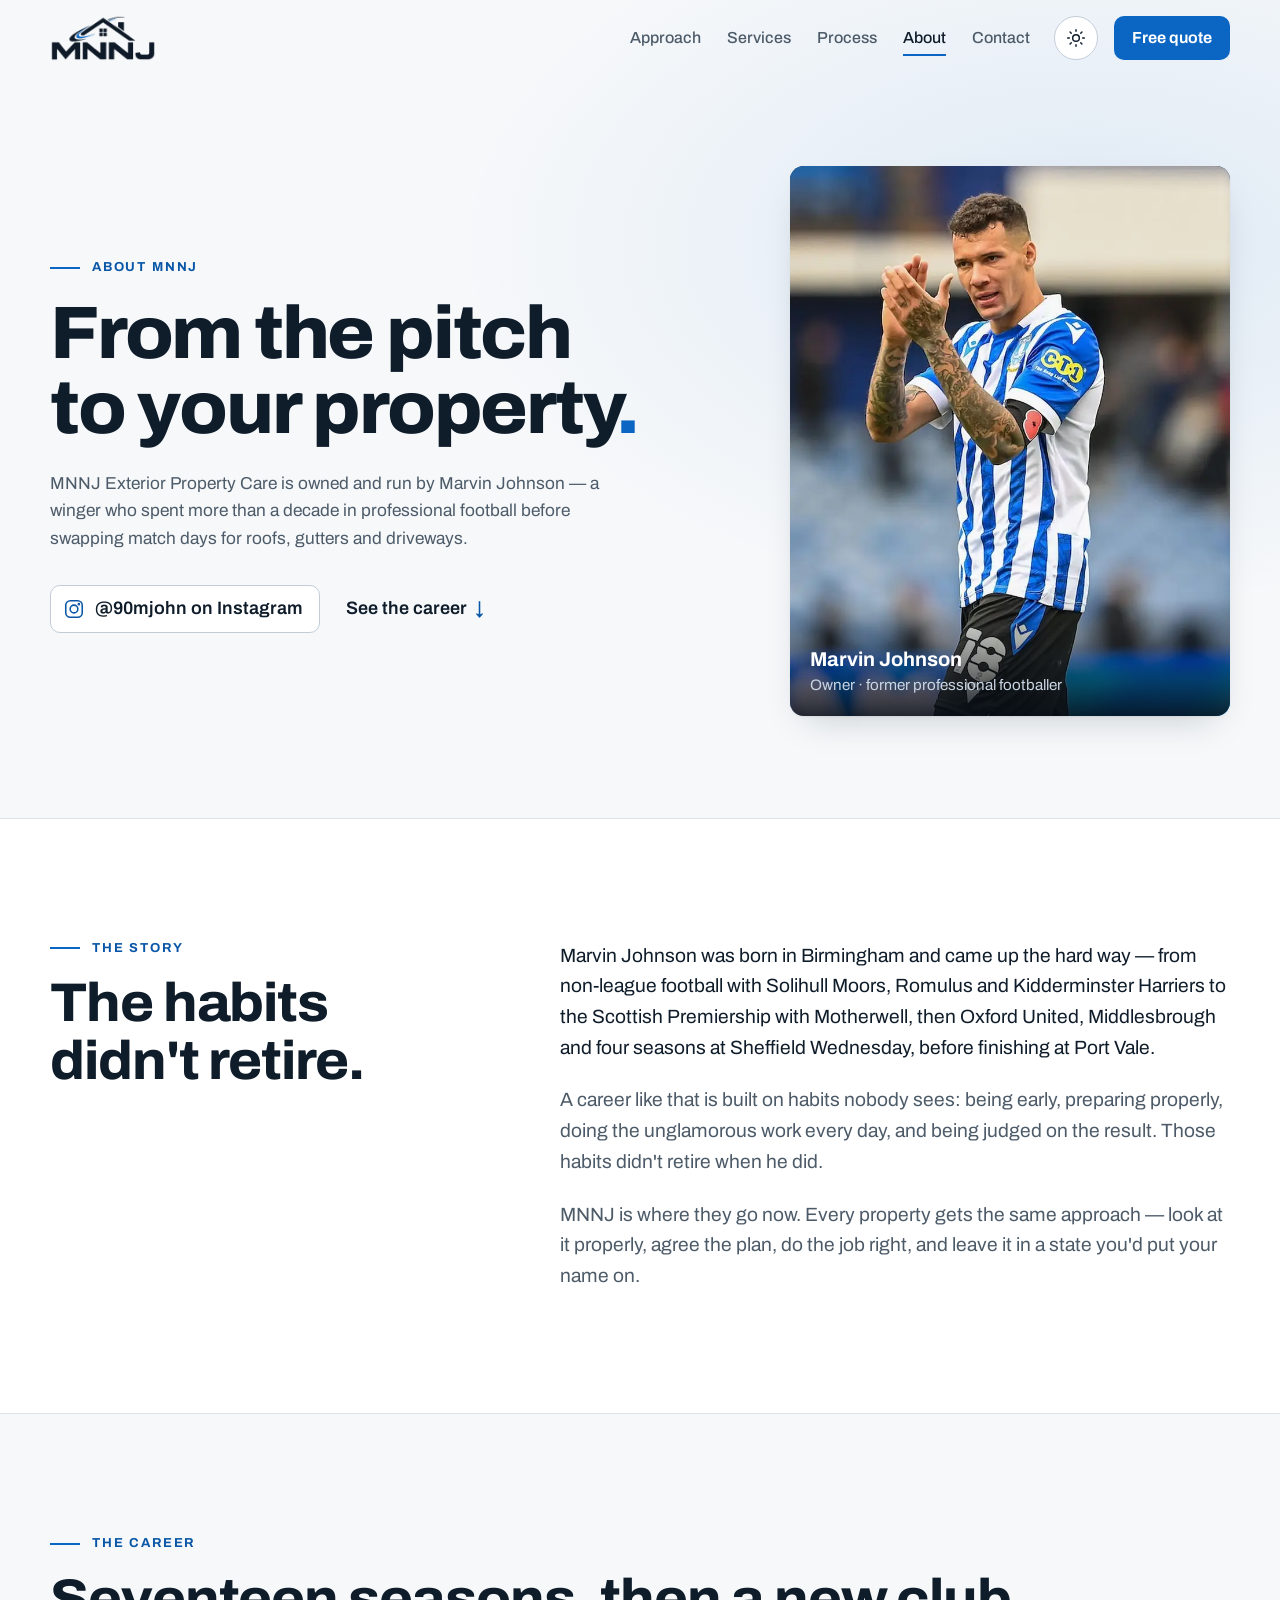
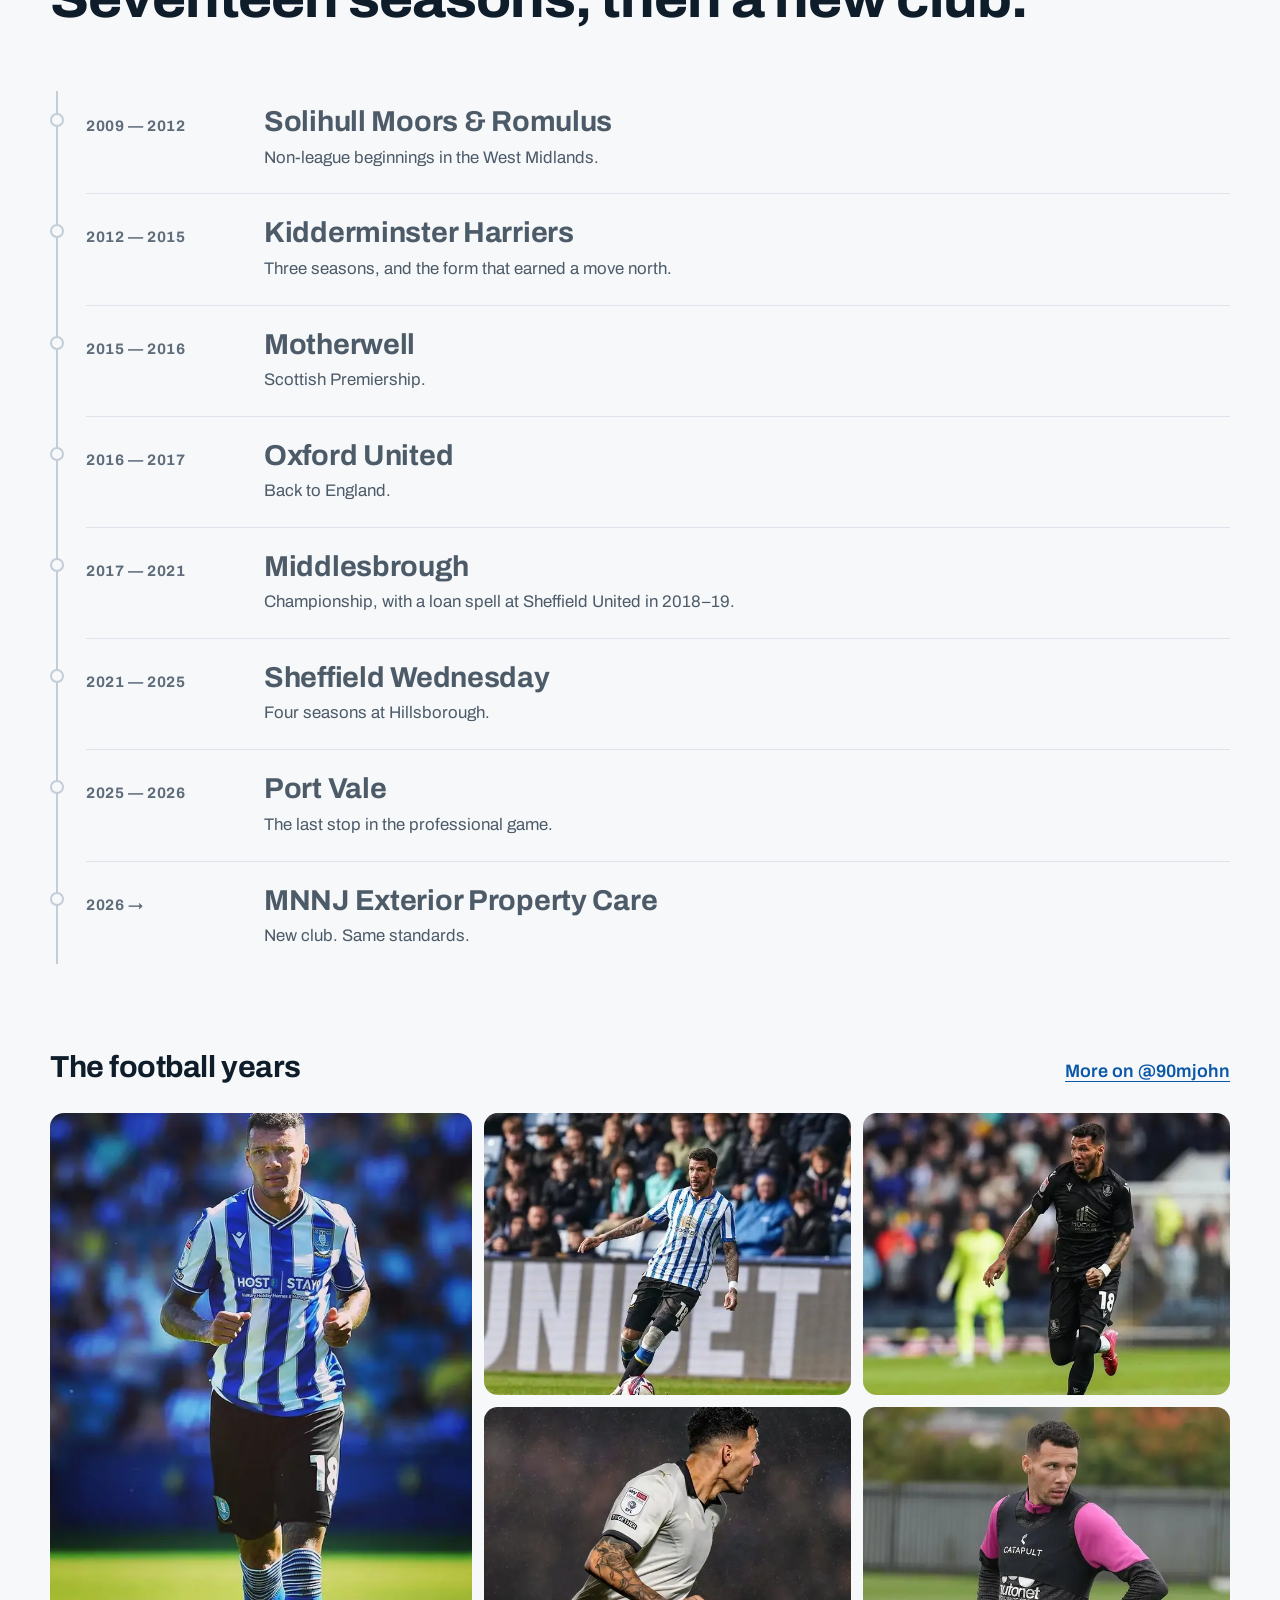
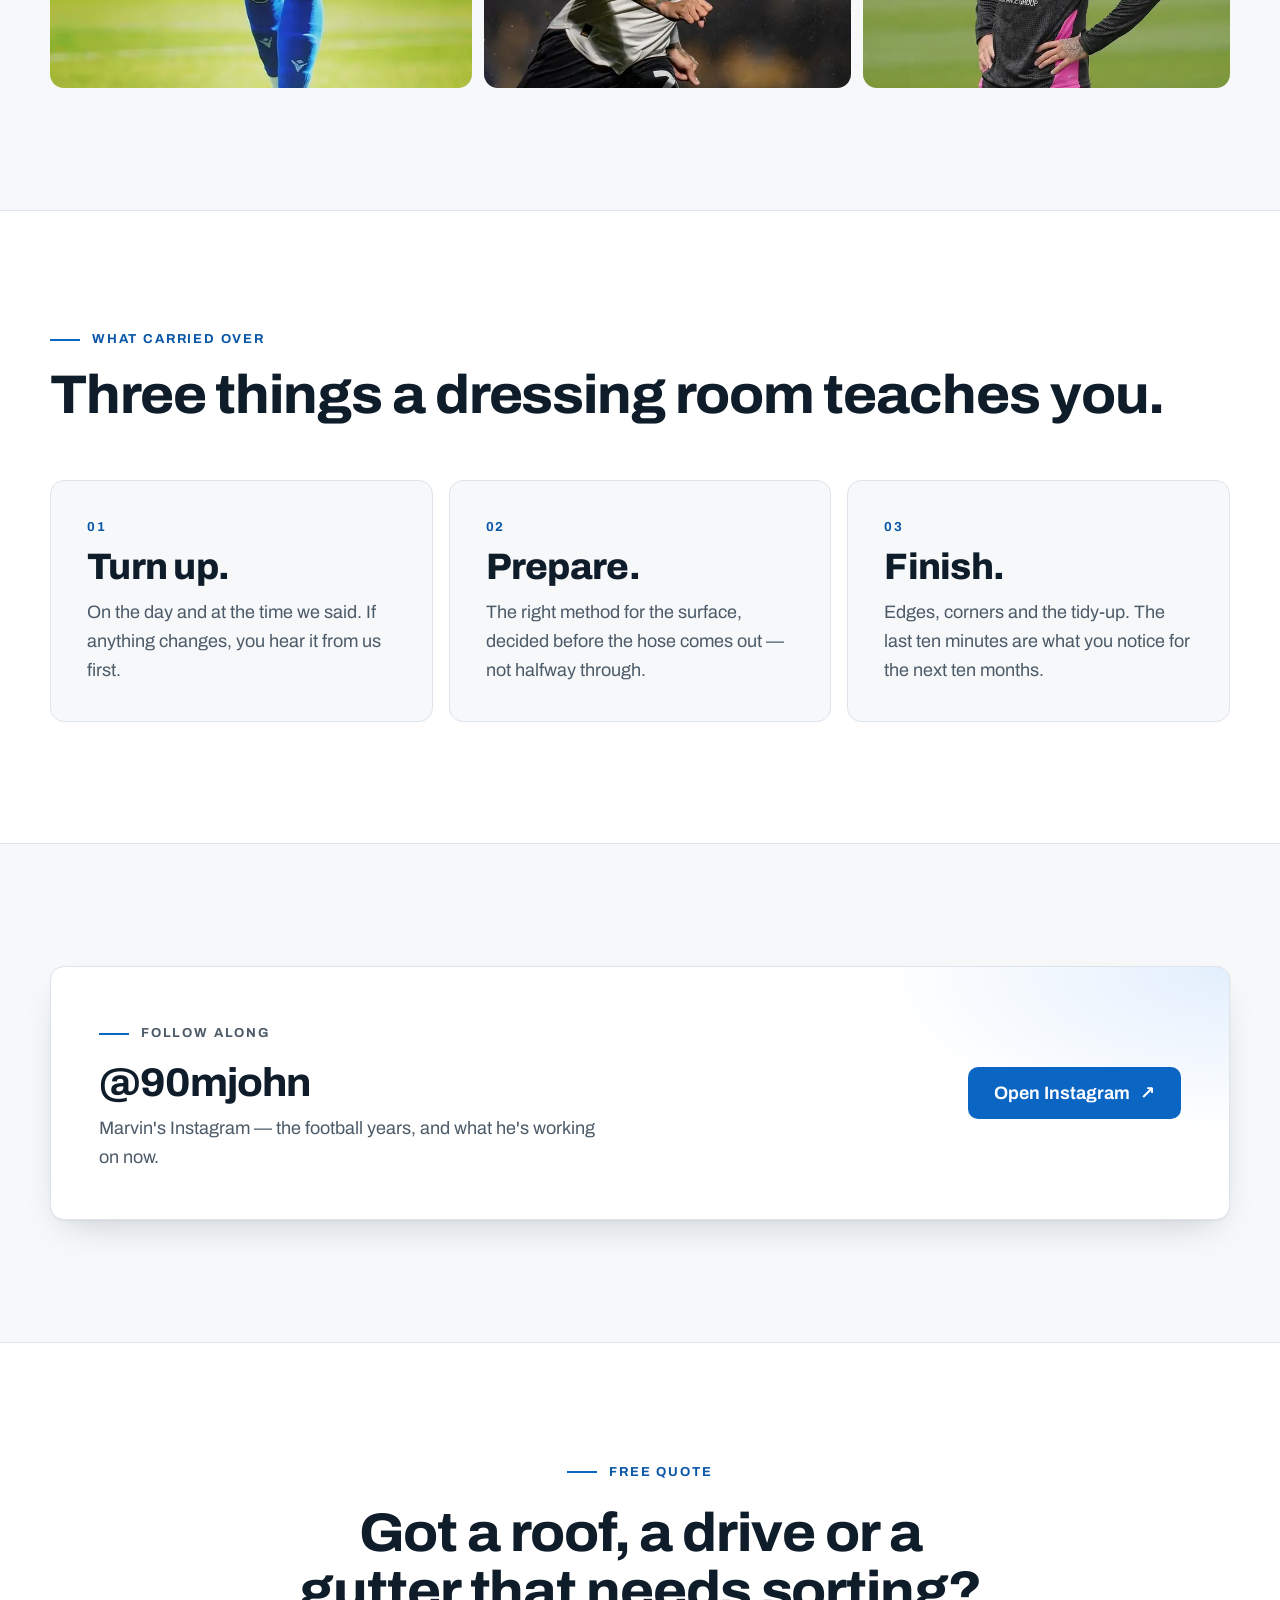
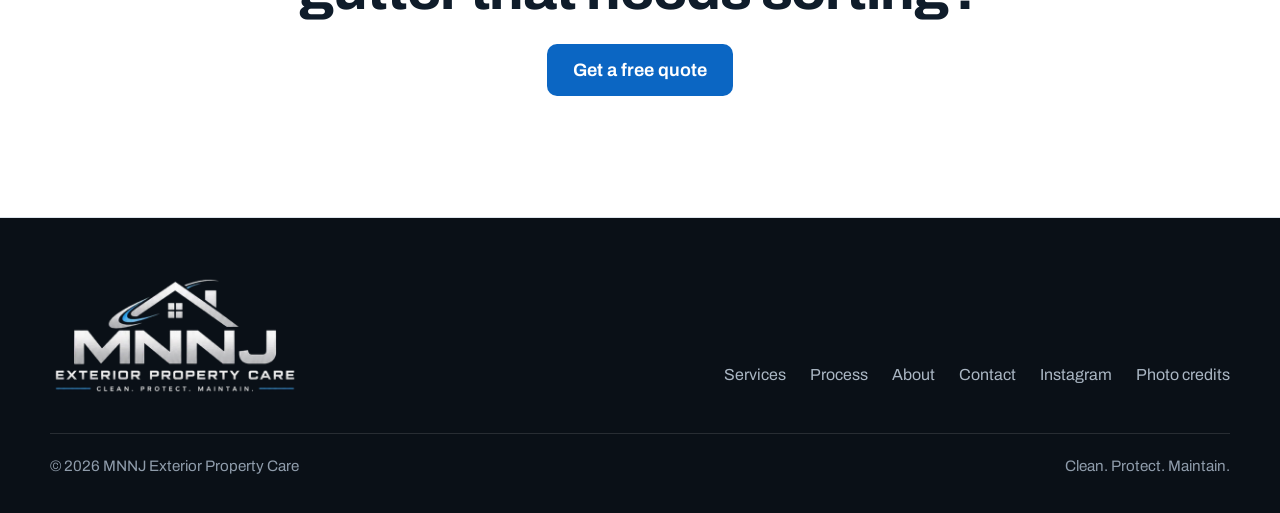
<file: about.html>
<!doctype html>
<html lang="en-GB" data-theme="light">
<head>
  <meta charset="utf-8">
  <meta name="viewport" content="width=device-width, initial-scale=1">
  <title>About — MNNJ Exterior Property Care</title>
  <meta name="description" content="MNNJ Exterior Property Care is owned and run by Marvin Johnson, a former professional footballer who brings a pro's standards to roofs, gutters and driveways.">
  <meta name="theme-color" content="#f6f8fa">
  <link rel="icon" href="assets/img/favicon.png">
  <link rel="preconnect" href="https://fonts.googleapis.com">
  <link rel="preconnect" href="https://fonts.gstatic.com" crossorigin>
  <link href="https://fonts.googleapis.com/css2?family=Archivo:wdth,wght@100..110,400..800&display=swap" rel="stylesheet">
  <link rel="stylesheet" href="assets/css/style.css">
  <script>(function(){var d=document.documentElement,t='light';try{t=localStorage.getItem('mnnj-theme')||'light'}catch(e){}d.dataset.theme=t;d.classList.add('js')})()</script>
</head>
<body>
  <a class="skip" href="#main">Skip to content</a>

  <header class="nav" id="nav">
    <div class="wrap nav__in">
      <a class="nav__brand" href="index.html" aria-label="MNNJ Exterior Property Care — home">
        <img decoding="async" class="logo--light" src="assets/img/logo-mark-ink.webp" alt="" width="240" height="104">
        <img decoding="async" class="logo--dark" src="assets/img/logo-mark.webp" alt="" width="240" height="104">
      </a>
      <nav class="nav__links" id="menu" aria-label="Primary">
        <a href="index.html#approach">Approach</a>
        <a href="index.html#services">Services</a>
        <a href="index.html#process">Process</a>
        <a href="about.html" aria-current="page">About</a>
        <a href="index.html#quote">Contact</a>
      </nav>
      <button class="iconbtn theme" type="button" id="theme" aria-pressed="false" aria-label="Dark theme">
        <svg class="sun" viewBox="0 0 24 24" aria-hidden="true"><circle cx="12" cy="12" r="4"/><path d="M12 2v2M12 20v2M4.900 4.900l1.400 1.400M17.700 17.700l1.400 1.400M2 12h2M20 12h2M4.900 19.100l1.400-1.400M17.700 6.300l1.400-1.400"/></svg>
        <svg class="moon" viewBox="0 0 24 24" aria-hidden="true"><path d="M20 14.500A8 8 0 0 1 9.500 4 8 8 0 1 0 20 14.500Z"/></svg>
      </button>
      <a class="btn btn--sm nav__cta" href="index.html#quote">Free quote</a>
      <button class="iconbtn nav__toggle" type="button" aria-expanded="false" aria-controls="menu" aria-label="Menu"><svg viewBox="0 0 24 24" aria-hidden="true"><path d="M4 7h16M4 12h16M4 17h16"/></svg></button>
    </div>
  </header>

  <main id="main">

    <section class="about-hero">
      <div class="wrap about-hero__in">
        <div>
          <p class="eyebrow">About MNNJ</p>
          <h1><span class="chrome">From the pitch to your property<em>.</em></span></h1>
          <p class="lead">MNNJ Exterior Property Care is owned and run by Marvin Johnson — a winger who spent more than a decade in professional football before swapping match days for roofs, gutters and driveways.</p>
          <div class="hero__cta">
            <a class="ig" href="https://www.instagram.com/90mjohn/" target="_blank" rel="noopener">
              <svg viewBox="0 0 24 24" aria-hidden="true"><rect x="3" y="3" width="18" height="18" rx="5"/><circle cx="12" cy="12" r="4.2"/><circle cx="17.3" cy="6.7" r=".6"/></svg>
              @90mjohn on Instagram
            </a>
            <a class="link" href="#career">See the career <span aria-hidden="true">↓</span></a>
          </div>
        </div>

        <figure class="portrait" data-reveal>
          <svg class="pitch" viewBox="0 0 420 270" aria-hidden="true"><rect x="10" y="10" width="400" height="250"/><path d="M210 10V260M10 70H72V200H10M410 70H348V200H410"/><circle cx="210" cy="135" r="42"/></svg>
          <span class="portrait__mono" aria-hidden="true">MJ</span>
          <img decoding="async" src="assets/img/marvin/applause-portrait.webp" alt="Marvin Johnson applauding the fans in a Sheffield Wednesday shirt" width="960" height="1200" onerror="this.remove()">
          <figcaption class="portrait__cap"><b>Marvin Johnson</b><span>Owner · former professional footballer</span></figcaption>
        </figure>
      </div>
    </section>

    <section class="section section--alt">
      <div class="wrap story">
        <div class="section__head" data-reveal>
          <p class="eyebrow">The story</p>
          <h2 class="h2">The habits didn't retire.</h2>
        </div>
        <div class="story__body" data-reveal>
          <p>Marvin Johnson was born in Birmingham and came up the hard way — from non-league football with Solihull Moors, Romulus and Kidderminster Harriers to the Scottish Premiership with Motherwell, then Oxford United, Middlesbrough and four seasons at Sheffield Wednesday, before finishing at Port Vale.</p>
          <p>A career like that is built on habits nobody sees: being early, preparing properly, doing the unglamorous work every day, and being judged on the result. Those habits didn't retire when he did.</p>
          <p>MNNJ is where they go now. Every property gets the same approach — look at it properly, agree the plan, do the job right, and leave it in a state you'd put your name on.</p>
        </div>
      </div>
    </section>

    <section class="section" id="career">
      <div class="wrap">
        <div class="section__head" data-reveal>
          <p class="eyebrow">The career</p>
          <h2 class="h2">Seventeen seasons, then a new club.</h2>
        </div>

        <div class="tl">
          <span class="tl__fill" aria-hidden="true"></span>
          <ol>
            <li class="tl__item">
              <span class="tl__year">2009 — 2012</span>
              <span class="tl__club">Solihull Moors &amp; Romulus</span>
              <span class="tl__note">Non-league beginnings in the West Midlands.</span>
            </li>
            <li class="tl__item">
              <span class="tl__year">2012 — 2015</span>
              <span class="tl__club">Kidderminster Harriers</span>
              <span class="tl__note">Three seasons, and the form that earned a move north.</span>
            </li>
            <li class="tl__item">
              <span class="tl__year">2015 — 2016</span>
              <span class="tl__club">Motherwell</span>
              <span class="tl__note">Scottish Premiership.</span>
            </li>
            <li class="tl__item">
              <span class="tl__year">2016 — 2017</span>
              <span class="tl__club">Oxford United</span>
              <span class="tl__note">Back to England.</span>
            </li>
            <li class="tl__item">
              <span class="tl__year">2017 — 2021</span>
              <span class="tl__club">Middlesbrough</span>
              <span class="tl__note">Championship, with a loan spell at Sheffield United in 2018–19.</span>
            </li>
            <li class="tl__item">
              <span class="tl__year">2021 — 2025</span>
              <span class="tl__club">Sheffield Wednesday</span>
              <span class="tl__note">Four seasons at Hillsborough.</span>
            </li>
            <li class="tl__item">
              <span class="tl__year">2025 — 2026</span>
              <span class="tl__club">Port Vale</span>
              <span class="tl__note">The last stop in the professional game.</span>
            </li>
            <li class="tl__item tl__item--now">
              <span class="tl__year">2026 →</span>
              <span class="tl__club">MNNJ Exterior Property Care</span>
              <span class="tl__note">New club. Same standards.</span>
            </li>
          </ol>
        </div>

        <div class="gallery__head" data-reveal>
          <h3 class="gallery__title">The football years</h3>
          <a class="gallery__more" href="https://www.instagram.com/90mjohn/" target="_blank" rel="noopener">More on @90mjohn</a>
        </div>
        <ul class="gallery">
          <li data-reveal><img decoding="async" src="assets/img/marvin/run.webp" alt="Marvin Johnson running out in Sheffield Wednesday's home kit" width="900" height="1125" loading="lazy"></li>
          <li data-reveal style="--d:1"><img decoding="async" src="assets/img/marvin/pass.webp" alt="Marvin Johnson on the ball in front of the home crowd" width="900" height="900" loading="lazy"></li>
          <li data-reveal style="--d:2"><img decoding="async" src="assets/img/marvin/away.webp" alt="Marvin Johnson in Sheffield Wednesday's black away kit" width="900" height="900" loading="lazy"></li>
          <li data-reveal style="--d:3"><img decoding="async" src="assets/img/marvin/action.webp" alt="Marvin Johnson in action during an evening match" width="900" height="900" loading="lazy"></li>
          <li data-reveal style="--d:4"><img decoding="async" src="assets/img/marvin/training.webp" alt="Marvin Johnson at Port Vale training" width="900" height="1125" loading="lazy"></li>
        </ul>
      </div>
    </section>

    <section class="section section--alt">
      <div class="wrap">
        <div class="section__head" data-reveal>
          <p class="eyebrow">What carried over</p>
          <h2 class="h2">Three things a dressing room teaches you.</h2>
        </div>
        <div class="values">
          <article class="value" data-reveal style="--d:0">
            <span class="pillar__num">01</span>
            <h3 class="chrome">Turn up.</h3>
            <p>On the day and at the time we said. If anything changes, you hear it from us first.</p>
          </article>
          <article class="value" data-reveal style="--d:1">
            <span class="pillar__num">02</span>
            <h3 class="chrome">Prepare.</h3>
            <p>The right method for the surface, decided before the hose comes out — not halfway through.</p>
          </article>
          <article class="value" data-reveal style="--d:2">
            <span class="pillar__num">03</span>
            <h3 class="chrome">Finish.</h3>
            <p>Edges, corners and the tidy-up. The last ten minutes are what you notice for the next ten months.</p>
          </article>
        </div>
      </div>
    </section>

    <section class="section">
      <div class="wrap">
        <div class="ig-card" data-reveal>
          <div>
            <p class="eyebrow">Follow along</p>
            <h2 class="h2" style="margin-top:18px">@90mjohn</h2>
            <p>Marvin's Instagram — the football years, and what he's working on now.</p>
          </div>
          <a class="btn" href="https://www.instagram.com/90mjohn/" target="_blank" rel="noopener">Open Instagram <span aria-hidden="true">↗</span></a>
        </div>
      </div>
    </section>

    <section class="section section--alt">
      <div class="wrap cta-band" data-reveal>
        <p class="eyebrow">Free quote</p>
        <h2 class="h2">Got a roof, a drive or a gutter that needs sorting?</h2>
        <a class="btn" href="index.html#quote">Get a free quote</a>
      </div>
    </section>
  </main>

  <footer class="footer">
    <div class="wrap">
      <div class="footer__in">
        <img decoding="async" class="footer__logo" src="assets/img/logo.webp" alt="MNNJ Exterior Property Care — Clean. Protect. Maintain." width="520" height="256" loading="lazy">
        <nav class="footer__links" aria-label="Footer">
          <a href="index.html#services">Services</a>
          <a href="index.html#process">Process</a>
          <a href="about.html">About</a>
          <a href="index.html#quote">Contact</a>
          <a href="https://www.instagram.com/90mjohn/" target="_blank" rel="noopener">Instagram</a>
          <a href="credits.html">Photo credits</a>
        </nav>
      </div>
      <div class="footer__legal">
        <span>© <span data-year>2026</span> MNNJ Exterior Property Care</span>
        <span>Clean. Protect. Maintain.</span>
      </div>
    </div>
  </footer>

  <script src="assets/js/main.js" defer></script>
</body>
</html>
</file>
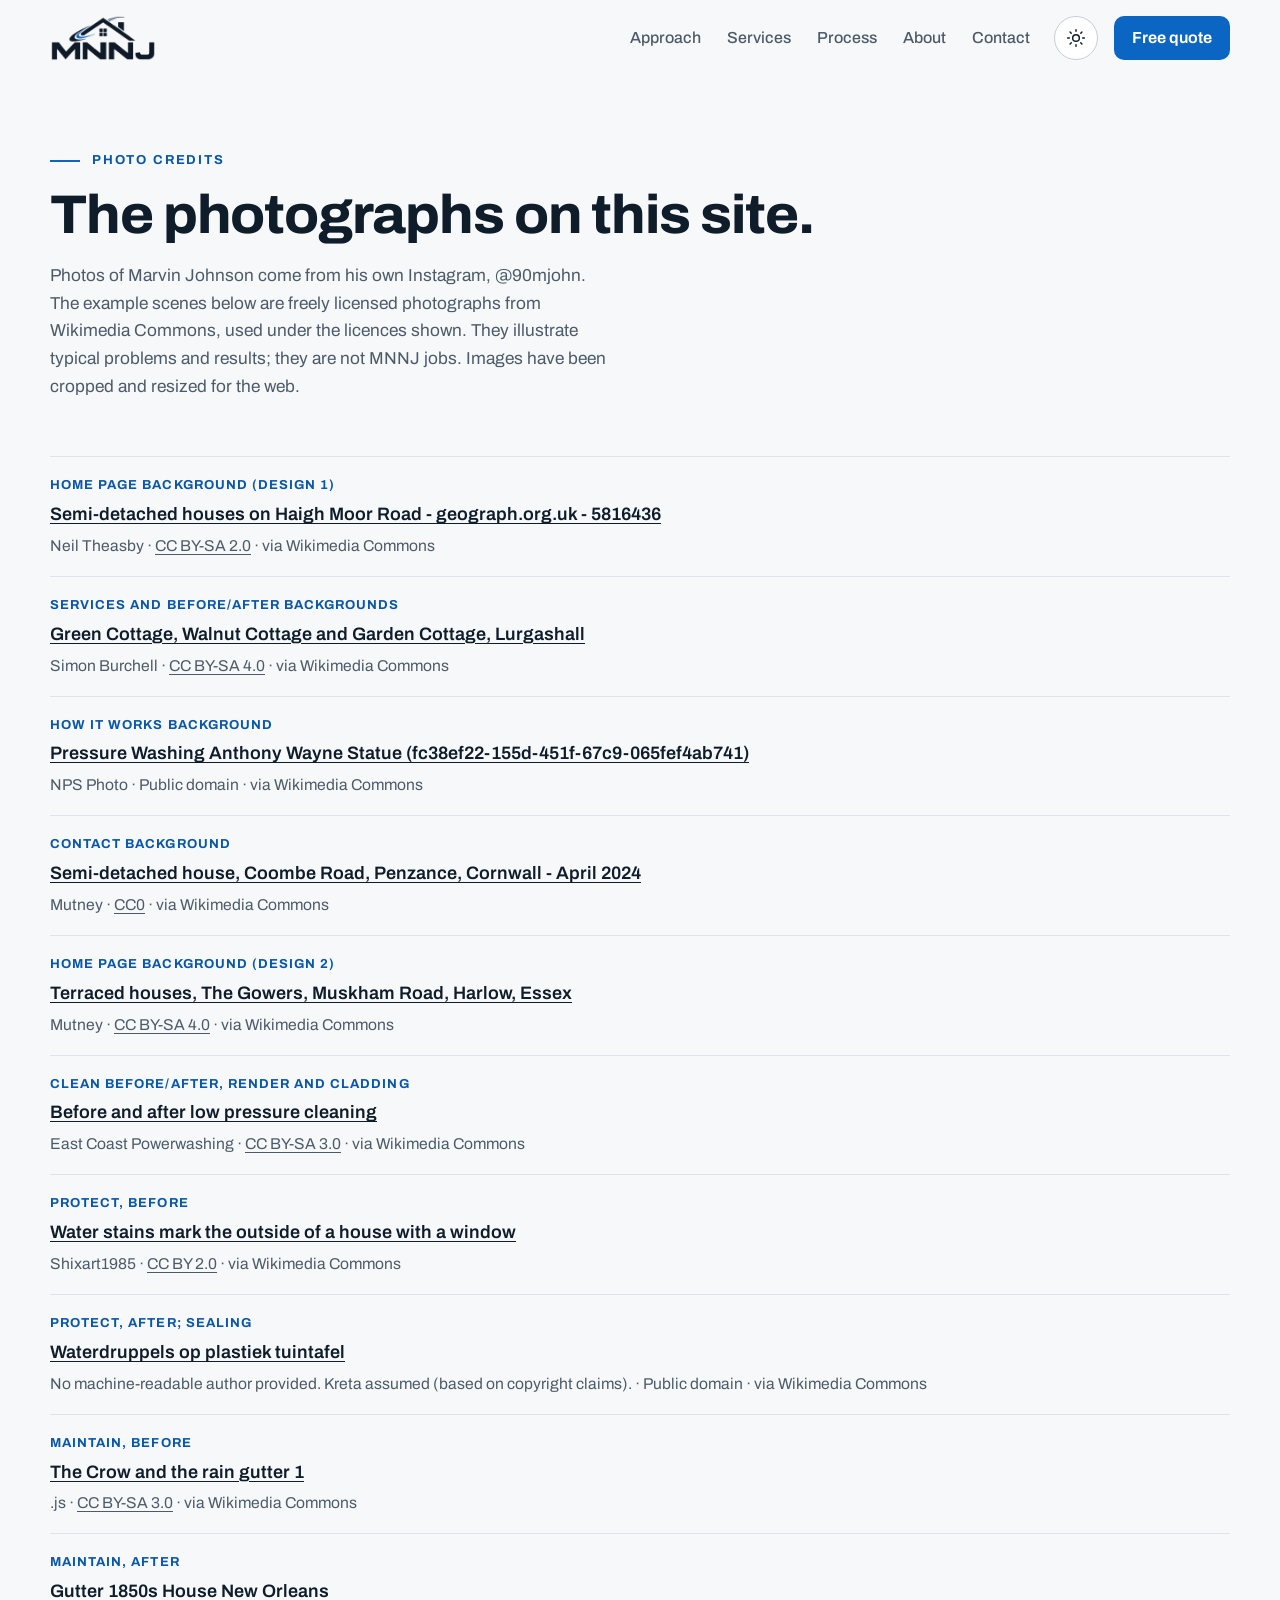
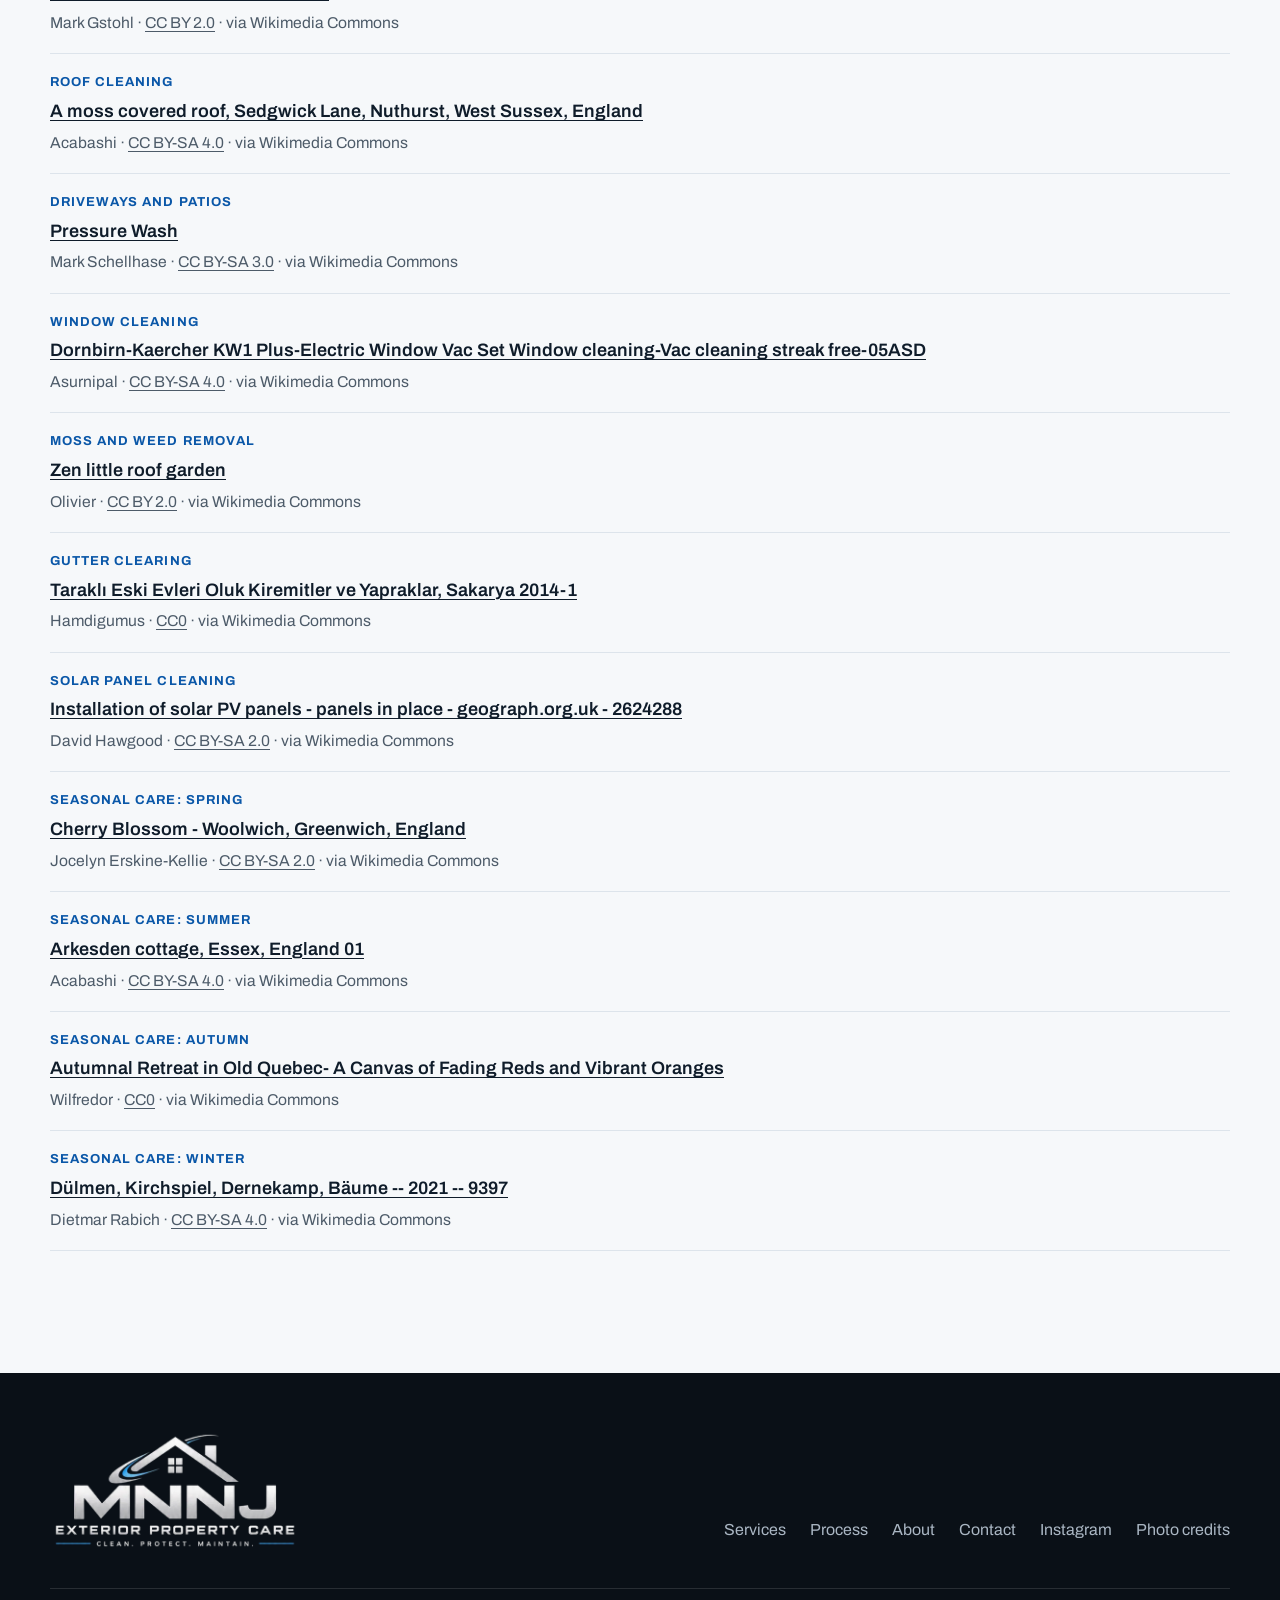
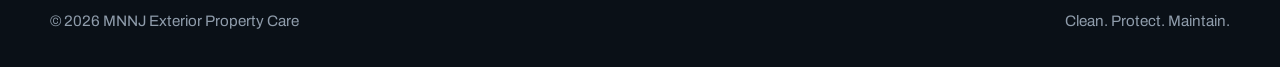
<file: credits.html>
<!doctype html>
<html lang="en-GB" data-theme="light">
<head>
  <meta charset="utf-8">
  <meta name="viewport" content="width=device-width, initial-scale=1">
  <title>Photo credits — MNNJ Exterior Property Care</title>
  <meta name="description" content="Credits and licences for the photographs used on the MNNJ Exterior Property Care website.">
  <meta name="theme-color" content="#f6f8fa">
  <link rel="icon" href="assets/img/favicon.png">
  <link rel="preconnect" href="https://fonts.googleapis.com">
  <link rel="preconnect" href="https://fonts.gstatic.com" crossorigin>
  <link href="https://fonts.googleapis.com/css2?family=Archivo:wdth,wght@100..110,400..800&display=swap" rel="stylesheet">
  <link rel="stylesheet" href="assets/css/style.css">
  <script>(function(){var d=document.documentElement,t='light';try{t=localStorage.getItem('mnnj-theme')||'light'}catch(e){}d.dataset.theme=t;d.classList.add('js')})()</script>
</head>
<body>
  <a class="skip" href="#main">Skip to content</a>

  <header class="nav" id="nav">
    <div class="wrap nav__in">
      <a class="nav__brand" href="index.html" aria-label="MNNJ Exterior Property Care — home">
        <img decoding="async" class="logo--light" src="assets/img/logo-mark-ink.webp" alt="" width="240" height="104">
        <img decoding="async" class="logo--dark" src="assets/img/logo-mark.webp" alt="" width="240" height="104">
      </a>
      <nav class="nav__links" id="menu" aria-label="Primary">
        <a href="index.html#approach">Approach</a>
        <a href="index.html#services">Services</a>
        <a href="index.html#process">Process</a>
        <a href="about.html">About</a>
        <a href="index.html#quote">Contact</a>
      </nav>
      <button class="iconbtn theme" type="button" id="theme" aria-pressed="false" aria-label="Dark theme">
        <svg class="sun" viewBox="0 0 24 24" aria-hidden="true"><circle cx="12" cy="12" r="4"/><path d="M12 2v2M12 20v2M4.900 4.900l1.400 1.400M17.700 17.700l1.400 1.400M2 12h2M20 12h2M4.900 19.100l1.400-1.400M17.700 6.300l1.400-1.400"/></svg>
        <svg class="moon" viewBox="0 0 24 24" aria-hidden="true"><path d="M20 14.500A8 8 0 0 1 9.500 4 8 8 0 1 0 20 14.500Z"/></svg>
      </button>
      <a class="btn btn--sm nav__cta" href="index.html#quote">Free quote</a>
      <button class="iconbtn nav__toggle" type="button" aria-expanded="false" aria-controls="menu" aria-label="Menu"><svg viewBox="0 0 24 24" aria-hidden="true"><path d="M4 7h16M4 12h16M4 17h16"/></svg></button>
    </div>
  </header>

  <main id="main">
    <section class="section credits-page">
      <div class="wrap">
        <div class="section__head">
          <p class="eyebrow">Photo credits</p>
          <h1 class="h2">The photographs on this site.</h1>
          <p class="lead">Photos of Marvin Johnson come from his own Instagram, @90mjohn. The example scenes below are freely licensed photographs from Wikimedia Commons, used under the licences shown. They illustrate typical problems and results; they are not MNNJ jobs. Images have been cropped and resized for the web.</p>
        </div>
        <ol class="credits">
          <li class="credit">
            <span class="credit__use">Home page background (design 1)</span>
            <a class="credit__title" href="https://commons.wikimedia.org/wiki/File:Semi-detached_houses_on_Haigh_Moor_Road_-_geograph.org.uk_-_5816436.jpg" target="_blank" rel="noopener">Semi-detached houses on Haigh Moor Road - geograph.org.uk - 5816436</a>
            <span class="credit__meta">Neil Theasby · <a href="https://creativecommons.org/licenses/by-sa/2.0/" target="_blank" rel="noopener">CC BY-SA 2.0</a> · via Wikimedia Commons</span>
          </li>
          <li class="credit">
            <span class="credit__use">Services and before/after backgrounds</span>
            <a class="credit__title" href="https://commons.wikimedia.org/wiki/File:Green_Cottage,_Walnut_Cottage_and_Garden_Cottage,_Lurgashall.jpg" target="_blank" rel="noopener">Green Cottage, Walnut Cottage and Garden Cottage, Lurgashall</a>
            <span class="credit__meta">Simon Burchell · <a href="https://creativecommons.org/licenses/by-sa/4.0/" target="_blank" rel="noopener">CC BY-SA 4.0</a> · via Wikimedia Commons</span>
          </li>
          <li class="credit">
            <span class="credit__use">How it works background</span>
            <a class="credit__title" href="https://commons.wikimedia.org/wiki/File:Pressure_Washing_Anthony_Wayne_Statue_(fc38ef22-155d-451f-67c9-065fef4ab741).JPG" target="_blank" rel="noopener">Pressure Washing Anthony Wayne Statue (fc38ef22-155d-451f-67c9-065fef4ab741)</a>
            <span class="credit__meta">NPS Photo · Public domain · via Wikimedia Commons</span>
          </li>
          <li class="credit">
            <span class="credit__use">Contact background</span>
            <a class="credit__title" href="https://commons.wikimedia.org/wiki/File:Semi-detached_house,_Coombe_Road,_Penzance,_Cornwall_-_April_2024.jpg" target="_blank" rel="noopener">Semi-detached house, Coombe Road, Penzance, Cornwall - April 2024</a>
            <span class="credit__meta">Mutney · <a href="https://creativecommons.org/publicdomain/zero/1.0/" target="_blank" rel="noopener">CC0</a> · via Wikimedia Commons</span>
          </li>
          <li class="credit">
            <span class="credit__use">Home page background (design 2)</span>
            <a class="credit__title" href="https://commons.wikimedia.org/wiki/File:Terraced_houses,_The_Gowers,_Muskham_Road,_Harlow,_Essex.jpg" target="_blank" rel="noopener">Terraced houses, The Gowers, Muskham Road, Harlow, Essex</a>
            <span class="credit__meta">Mutney · <a href="https://creativecommons.org/licenses/by-sa/4.0/" target="_blank" rel="noopener">CC BY-SA 4.0</a> · via Wikimedia Commons</span>
          </li>
          <li class="credit">
            <span class="credit__use">Clean before/after, render and cladding</span>
            <a class="credit__title" href="https://commons.wikimedia.org/wiki/File:Before_and_after_low_pressure_cleaning.jpg" target="_blank" rel="noopener">Before and after low pressure cleaning</a>
            <span class="credit__meta">East Coast Powerwashing · <a href="https://creativecommons.org/licenses/by-sa/3.0/" target="_blank" rel="noopener">CC BY-SA 3.0</a> · via Wikimedia Commons</span>
          </li>
          <li class="credit">
            <span class="credit__use">Protect, before</span>
            <a class="credit__title" href="https://commons.wikimedia.org/wiki/File:Water_stains_mark_the_outside_of_a_house_with_a_window.jpg" target="_blank" rel="noopener">Water stains mark the outside of a house with a window</a>
            <span class="credit__meta">Shixart1985 · <a href="https://creativecommons.org/licenses/by/2.0/" target="_blank" rel="noopener">CC BY 2.0</a> · via Wikimedia Commons</span>
          </li>
          <li class="credit">
            <span class="credit__use">Protect, after; sealing</span>
            <a class="credit__title" href="https://commons.wikimedia.org/wiki/File:Waterdruppels_op_plastiek_tuintafel.JPG" target="_blank" rel="noopener">Waterdruppels op plastiek tuintafel</a>
            <span class="credit__meta">No machine-readable author provided. Kreta assumed (based on copyright claims). · Public domain · via Wikimedia Commons</span>
          </li>
          <li class="credit">
            <span class="credit__use">Maintain, before</span>
            <a class="credit__title" href="https://commons.wikimedia.org/wiki/File:The_Crow_and_the_rain_gutter_1.jpg" target="_blank" rel="noopener">The Crow and the rain gutter 1</a>
            <span class="credit__meta">.js · <a href="https://creativecommons.org/licenses/by-sa/3.0/" target="_blank" rel="noopener">CC BY-SA 3.0</a> · via Wikimedia Commons</span>
          </li>
          <li class="credit">
            <span class="credit__use">Maintain, after</span>
            <a class="credit__title" href="https://commons.wikimedia.org/wiki/File:Gutter_1850s_House_New_Orleans.jpg" target="_blank" rel="noopener">Gutter 1850s House New Orleans</a>
            <span class="credit__meta">Mark Gstohl · <a href="https://creativecommons.org/licenses/by/2.0/" target="_blank" rel="noopener">CC BY 2.0</a> · via Wikimedia Commons</span>
          </li>
          <li class="credit">
            <span class="credit__use">Roof cleaning</span>
            <a class="credit__title" href="https://commons.wikimedia.org/wiki/File:A_moss_covered_roof,_Sedgwick_Lane,_Nuthurst,_West_Sussex,_England.JPG" target="_blank" rel="noopener">A moss covered roof, Sedgwick Lane, Nuthurst, West Sussex, England</a>
            <span class="credit__meta">Acabashi · <a href="https://creativecommons.org/licenses/by-sa/4.0/" target="_blank" rel="noopener">CC BY-SA 4.0</a> · via Wikimedia Commons</span>
          </li>
          <li class="credit">
            <span class="credit__use">Driveways and patios</span>
            <a class="credit__title" href="https://commons.wikimedia.org/wiki/File:Pressure_Wash.JPG" target="_blank" rel="noopener">Pressure Wash</a>
            <span class="credit__meta">Mark Schellhase · <a href="https://creativecommons.org/licenses/by-sa/3.0/" target="_blank" rel="noopener">CC BY-SA 3.0</a> · via Wikimedia Commons</span>
          </li>
          <li class="credit">
            <span class="credit__use">Window cleaning</span>
            <a class="credit__title" href="https://commons.wikimedia.org/wiki/File:Dornbirn-Kaercher_KW1_Plus-Electric_Window_Vac_Set_Window_cleaning-Vac_cleaning_streak_free-05ASD.jpg" target="_blank" rel="noopener">Dornbirn-Kaercher KW1 Plus-Electric Window Vac Set Window cleaning-Vac cleaning streak free-05ASD</a>
            <span class="credit__meta">Asurnipal · <a href="https://creativecommons.org/licenses/by-sa/4.0/" target="_blank" rel="noopener">CC BY-SA 4.0</a> · via Wikimedia Commons</span>
          </li>
          <li class="credit">
            <span class="credit__use">Moss and weed removal</span>
            <a class="credit__title" href="https://commons.wikimedia.org/wiki/File:Zen_little_roof_garden.jpg" target="_blank" rel="noopener">Zen little roof garden</a>
            <span class="credit__meta">Olivier · <a href="https://creativecommons.org/licenses/by/2.0/" target="_blank" rel="noopener">CC BY 2.0</a> · via Wikimedia Commons</span>
          </li>
          <li class="credit">
            <span class="credit__use">Gutter clearing</span>
            <a class="credit__title" href="https://commons.wikimedia.org/wiki/File:Tarakl%C4%B1_Eski_Evleri_Oluk_Kiremitler_ve_Yapraklar,_Sakarya_2014-1.jpg" target="_blank" rel="noopener">Taraklı Eski Evleri Oluk Kiremitler ve Yapraklar, Sakarya 2014-1</a>
            <span class="credit__meta">Hamdigumus · <a href="https://creativecommons.org/publicdomain/zero/1.0/" target="_blank" rel="noopener">CC0</a> · via Wikimedia Commons</span>
          </li>
          <li class="credit">
            <span class="credit__use">Solar panel cleaning</span>
            <a class="credit__title" href="https://commons.wikimedia.org/wiki/File:Installation_of_solar_PV_panels_-_panels_in_place_-_geograph.org.uk_-_2624288.jpg" target="_blank" rel="noopener">Installation of solar PV panels - panels in place - geograph.org.uk - 2624288</a>
            <span class="credit__meta">David Hawgood · <a href="https://creativecommons.org/licenses/by-sa/2.0/" target="_blank" rel="noopener">CC BY-SA 2.0</a> · via Wikimedia Commons</span>
          </li>
          <li class="credit">
            <span class="credit__use">Seasonal care: spring</span>
            <a class="credit__title" href="https://commons.wikimedia.org/wiki/File:Cherry_Blossom_-_Woolwich,_Greenwich,_England.jpg" target="_blank" rel="noopener">Cherry Blossom - Woolwich, Greenwich, England</a>
            <span class="credit__meta">Jocelyn Erskine-Kellie · <a href="https://creativecommons.org/licenses/by-sa/2.0/" target="_blank" rel="noopener">CC BY-SA 2.0</a> · via Wikimedia Commons</span>
          </li>
          <li class="credit">
            <span class="credit__use">Seasonal care: summer</span>
            <a class="credit__title" href="https://commons.wikimedia.org/wiki/File:Arkesden_cottage,_Essex,_England_01.jpg" target="_blank" rel="noopener">Arkesden cottage, Essex, England 01</a>
            <span class="credit__meta">Acabashi · <a href="https://creativecommons.org/licenses/by-sa/4.0/" target="_blank" rel="noopener">CC BY-SA 4.0</a> · via Wikimedia Commons</span>
          </li>
          <li class="credit">
            <span class="credit__use">Seasonal care: autumn</span>
            <a class="credit__title" href="https://commons.wikimedia.org/wiki/File:Autumnal_Retreat_in_Old_Quebec-_A_Canvas_of_Fading_Reds_and_Vibrant_Oranges.jpg" target="_blank" rel="noopener">Autumnal Retreat in Old Quebec- A Canvas of Fading Reds and Vibrant Oranges</a>
            <span class="credit__meta">Wilfredor · <a href="https://creativecommons.org/publicdomain/zero/1.0/" target="_blank" rel="noopener">CC0</a> · via Wikimedia Commons</span>
          </li>
          <li class="credit">
            <span class="credit__use">Seasonal care: winter</span>
            <a class="credit__title" href="https://commons.wikimedia.org/wiki/File:D%C3%BClmen,_Kirchspiel,_Dernekamp,_B%C3%A4ume_--_2021_--_9397.jpg" target="_blank" rel="noopener">Dülmen, Kirchspiel, Dernekamp, Bäume -- 2021 -- 9397</a>
            <span class="credit__meta">Dietmar Rabich · <a href="https://creativecommons.org/licenses/by-sa/4.0/" target="_blank" rel="noopener">CC BY-SA 4.0</a> · via Wikimedia Commons</span>
          </li>
        </ol>
      </div>
    </section>
  </main>

  <footer class="footer">
    <div class="wrap">
      <div class="footer__in">
        <img decoding="async" class="footer__logo" src="assets/img/logo.webp" alt="MNNJ Exterior Property Care — Clean. Protect. Maintain." width="520" height="256" loading="lazy">
        <nav class="footer__links" aria-label="Footer">
          <a href="index.html#services">Services</a>
          <a href="index.html#process">Process</a>
          <a href="about.html">About</a>
          <a href="index.html#quote">Contact</a>
          <a href="https://www.instagram.com/90mjohn/" target="_blank" rel="noopener">Instagram</a>
          <a href="credits.html">Photo credits</a>
        </nav>
      </div>
      <div class="footer__legal">
        <span>© <span data-year>2026</span> MNNJ Exterior Property Care</span>
        <span>Clean. Protect. Maintain.</span>
      </div>
    </div>
  </footer>

  <script src="assets/js/main.js" defer></script>
</body>
</html>
</file>
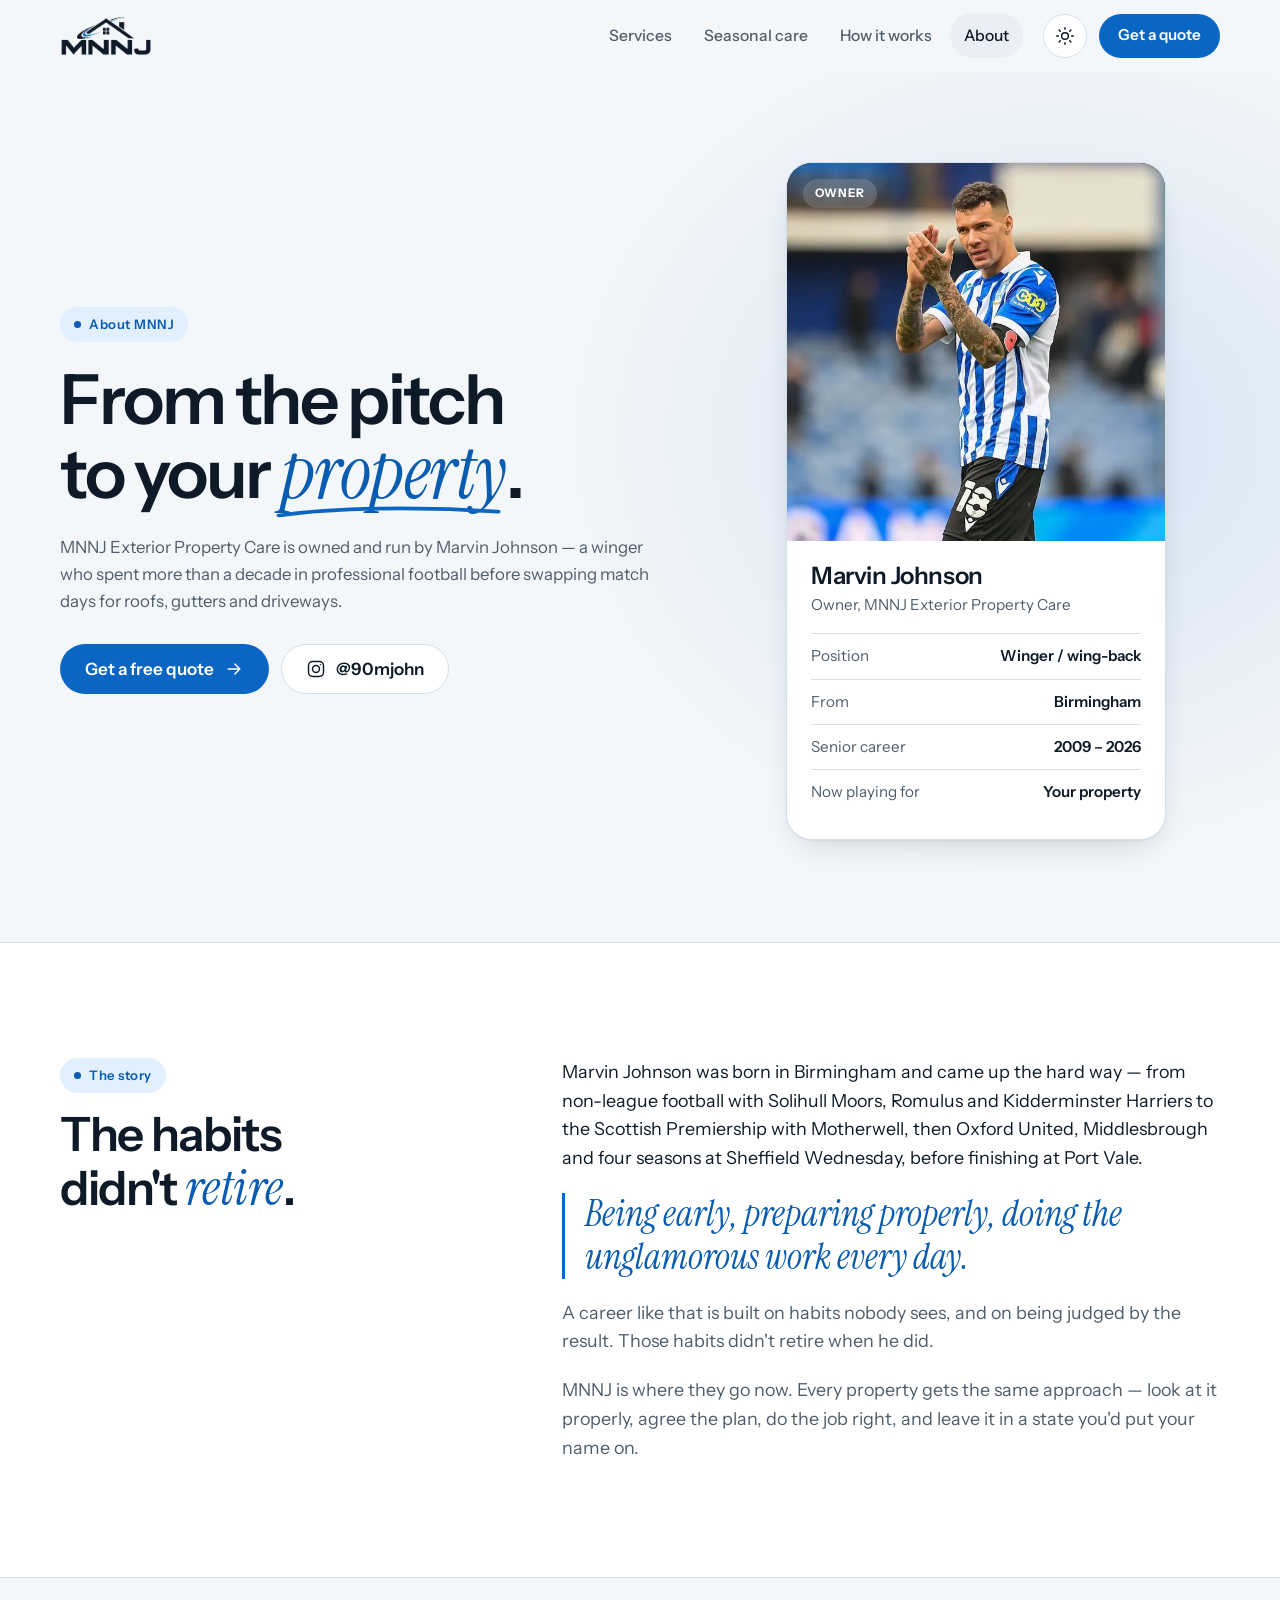
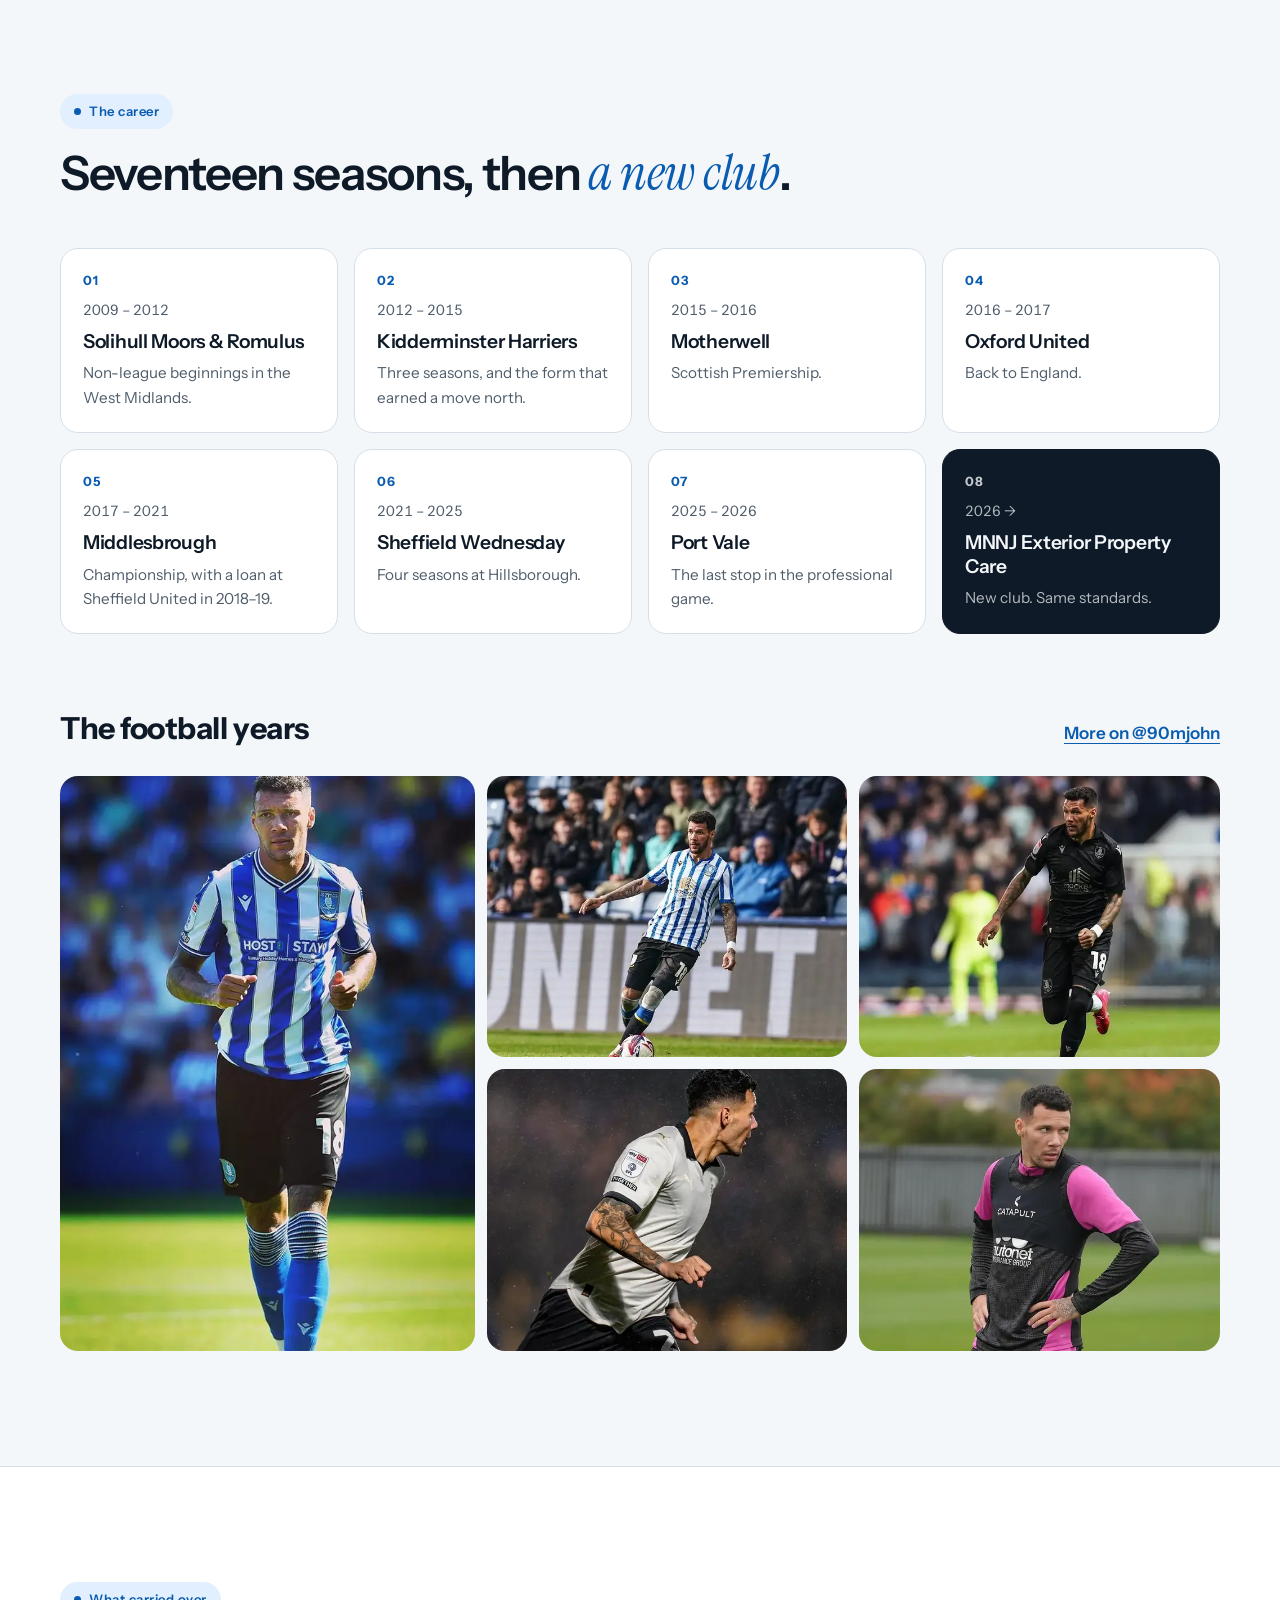
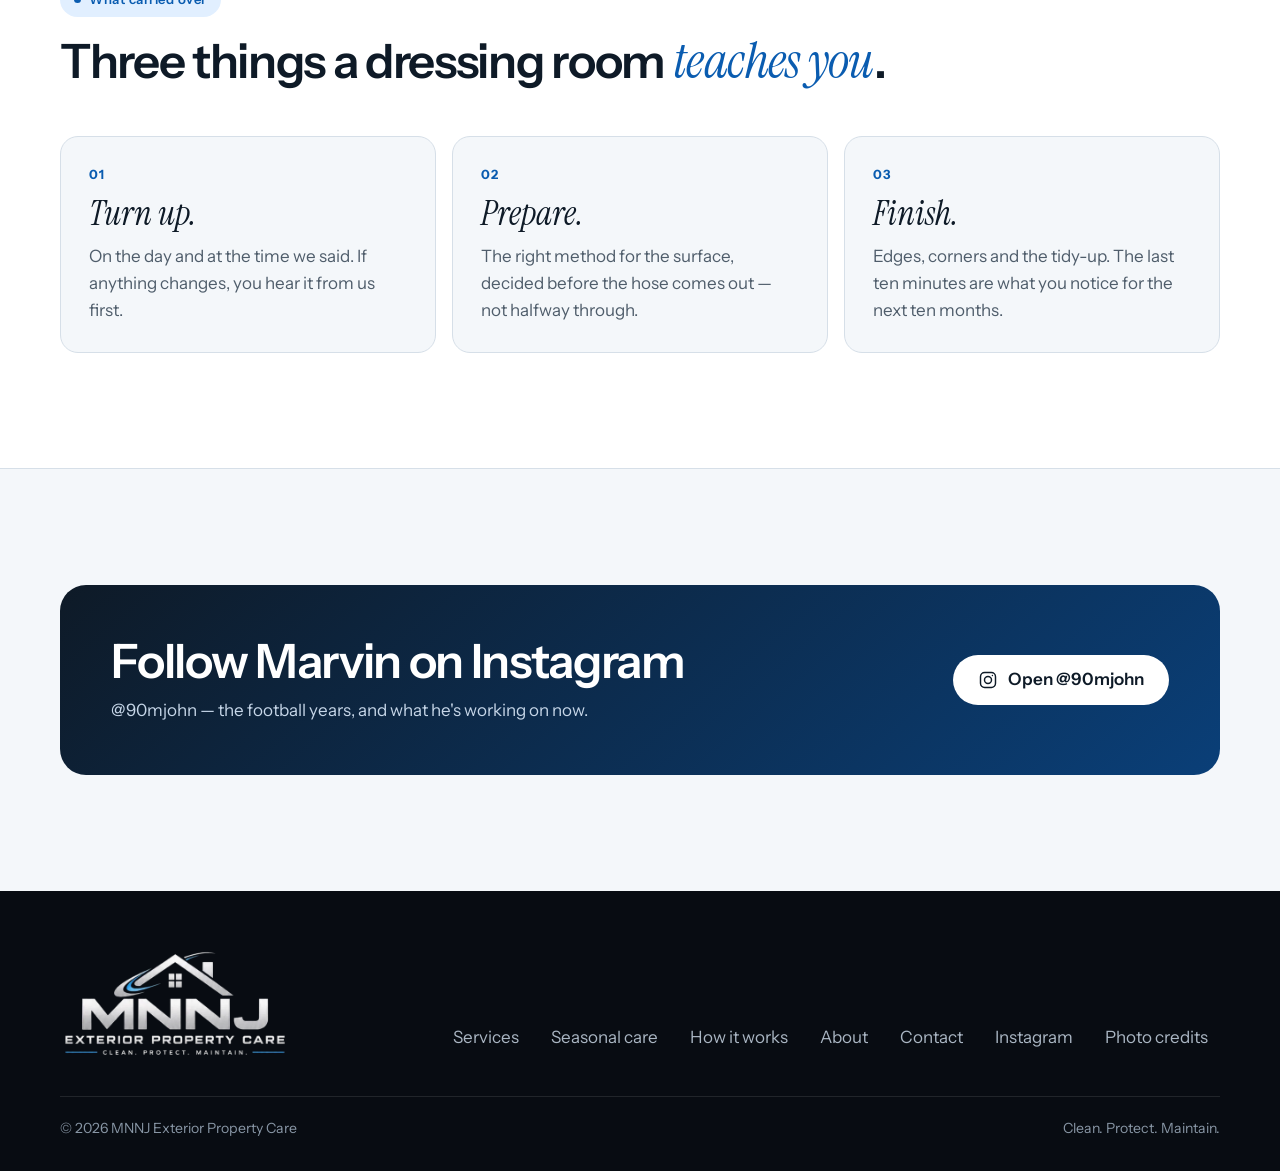
<file: v2/about.html>
<!doctype html>
<html lang="en-GB" data-theme="light">
<head>
  <meta charset="utf-8">
  <meta name="viewport" content="width=device-width, initial-scale=1">
  <title>About — MNNJ Exterior Property Care</title>
  <meta name="description" content="MNNJ Exterior Property Care is owned and run by Marvin Johnson, a former professional footballer who brings a pro's standards to roofs, gutters and driveways.">
  <meta name="theme-color" content="#f4f7fa">
  <link rel="icon" href="../assets/img/favicon.png">
  <script>(function(){var d=document.documentElement,t='light';try{t=localStorage.getItem('mnnj-theme')||'light'}catch(e){}d.dataset.theme=t;d.classList.add('js')})()</script>
  <link rel="preconnect" href="https://fonts.googleapis.com">
  <link rel="preconnect" href="https://fonts.gstatic.com" crossorigin>
  <link href="https://fonts.googleapis.com/css2?family=Instrument+Sans:wght@400..700&family=Instrument+Serif:ital@1&display=swap" rel="stylesheet">
  <link rel="stylesheet" href="assets/css/style.css">
</head>
<body>
  <svg width="0" height="0" style="position:absolute" aria-hidden="true">
    <symbol id="i-sun" viewBox="0 0 24 24"><circle cx="12" cy="12" r="4"/><path d="M12 2v2M12 20v2M4.900 4.900l1.400 1.400M17.700 17.700l1.400 1.400M2 12h2M20 12h2M4.900 19.100l1.400-1.400M17.700 6.300l1.400-1.400"/></symbol>
    <symbol id="i-moon" viewBox="0 0 24 24"><path d="M20 14.500A8 8 0 0 1 9.500 4 8 8 0 1 0 20 14.500Z"/></symbol>
    <symbol id="i-arrow" viewBox="0 0 24 24"><path d="M5 12h14M13 6l6 6-6 6"/></symbol>
    <symbol id="i-phone" viewBox="0 0 24 24"><path d="M6 3h3l2 5-2.500 1.500a11 11 0 0 0 6 6L16 13l5 2v3a3 3 0 0 1-3 3A15 15 0 0 1 3 6a3 3 0 0 1 3-3Z"/></symbol>
    <symbol id="i-ig" viewBox="0 0 24 24"><rect x="3" y="3" width="18" height="18" rx="5"/><circle cx="12" cy="12" r="4.200"/><path d="M17.300 6.700h.01"/></symbol>
    <symbol id="i-menu" viewBox="0 0 24 24"><path d="M4 7h16M4 12h16M4 17h16"/></symbol>
  </svg>

  <a class="skip" href="#main">Skip to content</a>

  <header class="nav" id="nav">
    <div class="wrap nav__in">
      <a class="nav__brand" href="index.html" aria-label="MNNJ Exterior Property Care — home">
        <img decoding="async" class="logo--light" src="../assets/img/logo-mark-ink.webp" alt="" width="240" height="104">
        <img decoding="async" class="logo--dark" src="../assets/img/logo-mark.webp" alt="" width="240" height="104">
      </a>
      <nav class="nav__links" id="menu" aria-label="Primary">
        <a href="index.html#services">Services</a>
        <a href="index.html#seasons">Seasonal care</a>
        <a href="index.html#process">How it works</a>
        <a href="about.html" aria-current="page">About</a>
      </nav>
      <button class="iconbtn theme" type="button" id="theme" aria-pressed="false" aria-label="Dark theme">
        <svg class="icon icon--sun"><use href="#i-sun"/></svg>
        <svg class="icon icon--moon"><use href="#i-moon"/></svg>
      </button>
      <a class="btn btn--sm nav__cta" href="index.html#quote">Get a quote</a>
      <button class="iconbtn nav__toggle" type="button" aria-expanded="false" aria-controls="menu" aria-label="Menu"><svg class="icon"><use href="#i-menu"/></svg></button>
    </div>
  </header>

  <main id="main">

    <section class="ahero">
      <div class="wrap ahero__in">
        <div>
          <p class="eyebrow">About MNNJ</p>
          <h1>
            <span class="rise" style="--i:0"><span>From the pitch</span></span>
            <span class="rise" style="--i:1"><span>to your <em class="swoosh">property<svg viewBox="0 0 200 20" preserveAspectRatio="none" aria-hidden="true"><path pathLength="1" d="M3 14C50 3 130 2 197 9"/></svg></em>.</span></span>
          </h1>
          <p class="lead">MNNJ Exterior Property Care is owned and run by Marvin Johnson — a winger who spent more than a decade in professional football before swapping match days for roofs, gutters and driveways.</p>
          <div class="hero__cta">
            <a class="btn" href="index.html#quote">Get a free quote <svg class="icon icon--go"><use href="#i-arrow"/></svg></a>
            <a class="btn btn--ghost" href="https://www.instagram.com/90mjohn/" target="_blank" rel="noopener"><svg class="icon"><use href="#i-ig"/></svg>@90mjohn</a>
          </div>
        </div>

        <div class="pcard-wrap" data-reveal>
          <article class="pcard" id="pcard">
            <div class="pcard__top">
              <svg viewBox="0 0 320 200" preserveAspectRatio="xMidYMid slice" aria-hidden="true"><rect x="14" y="14" width="292" height="172"/><path d="M160 14v172M14 58h44v84H14M306 58h-44v84h44"/><circle cx="160" cy="100" r="34"/></svg>
              <span class="pcard__mono" aria-hidden="true">MJ</span>
              <img decoding="async" src="../assets/img/marvin/applause-square.webp" alt="Marvin Johnson applauding the fans in a Sheffield Wednesday shirt" width="900" height="900" onerror="this.remove()">
              <span class="pcard__badge">Owner</span>
            </div>
            <div class="pcard__body">
              <div>
                <h2 class="pcard__name">Marvin Johnson</h2>
                <p class="pcard__role">Owner, MNNJ Exterior Property Care</p>
              </div>
              <dl>
                <div><dt>Position</dt><dd>Winger / wing-back</dd></div>
                <div><dt>From</dt><dd>Birmingham</dd></div>
                <div><dt>Senior career</dt><dd>2009 – 2026</dd></div>
                <div><dt>Now playing for</dt><dd>Your property</dd></div>
              </dl>
            </div>
          </article>
        </div>
      </div>
    </section>

    <section class="section section--tint">
      <div class="wrap story">
        <div class="section__head" data-reveal>
          <p class="eyebrow">The story</p>
          <h2 class="h2">The habits didn't <em>retire</em>.</h2>
        </div>
        <div class="story__body" data-reveal>
          <p>Marvin Johnson was born in Birmingham and came up the hard way — from non-league football with Solihull Moors, Romulus and Kidderminster Harriers to the Scottish Premiership with Motherwell, then Oxford United, Middlesbrough and four seasons at Sheffield Wednesday, before finishing at Port Vale.</p>
          <p class="pull">Being early, preparing properly, doing the unglamorous work every day.</p>
          <p>A career like that is built on habits nobody sees, and on being judged by the result. Those habits didn't retire when he did.</p>
          <p>MNNJ is where they go now. Every property gets the same approach — look at it properly, agree the plan, do the job right, and leave it in a state you'd put your name on.</p>
        </div>
      </div>
    </section>

    <section class="section" id="career">
      <div class="wrap">
        <div class="section__head" data-reveal>
          <p class="eyebrow">The career</p>
          <h2 class="h2">Seventeen seasons, then <em>a new club</em>.</h2>
        </div>

        <ol class="clubs">
          <li class="club" data-reveal>
            <span class="club__years">2009 – 2012</span>
            <h3>Solihull Moors &amp; Romulus</h3>
            <p>Non-league beginnings in the West Midlands.</p>
          </li>
          <li class="club" style="--d:1" data-reveal>
            <span class="club__years">2012 – 2015</span>
            <h3>Kidderminster Harriers</h3>
            <p>Three seasons, and the form that earned a move north.</p>
          </li>
          <li class="club" style="--d:2" data-reveal>
            <span class="club__years">2015 – 2016</span>
            <h3>Motherwell</h3>
            <p>Scottish Premiership.</p>
          </li>
          <li class="club" style="--d:3" data-reveal>
            <span class="club__years">2016 – 2017</span>
            <h3>Oxford United</h3>
            <p>Back to England.</p>
          </li>
          <li class="club" data-reveal>
            <span class="club__years">2017 – 2021</span>
            <h3>Middlesbrough</h3>
            <p>Championship, with a loan at Sheffield United in 2018–19.</p>
          </li>
          <li class="club" style="--d:1" data-reveal>
            <span class="club__years">2021 – 2025</span>
            <h3>Sheffield Wednesday</h3>
            <p>Four seasons at Hillsborough.</p>
          </li>
          <li class="club" style="--d:2" data-reveal>
            <span class="club__years">2025 – 2026</span>
            <h3>Port Vale</h3>
            <p>The last stop in the professional game.</p>
          </li>
          <li class="club club--now" style="--d:3" data-reveal>
            <span class="club__years">2026 →</span>
            <h3>MNNJ Exterior Property Care</h3>
            <p>New club. Same standards.</p>
          </li>
        </ol>

        <div class="gallery__head" data-reveal>
          <h3 class="gallery__title">The football years</h3>
          <a class="gallery__more" href="https://www.instagram.com/90mjohn/" target="_blank" rel="noopener">More on @90mjohn</a>
        </div>
        <ul class="gallery">
          <li data-reveal><img decoding="async" src="../assets/img/marvin/run.webp" alt="Marvin Johnson running out in Sheffield Wednesday's home kit" width="900" height="1125" loading="lazy"></li>
          <li data-reveal style="--d:1"><img decoding="async" src="../assets/img/marvin/pass.webp" alt="Marvin Johnson on the ball in front of the home crowd" width="900" height="900" loading="lazy"></li>
          <li data-reveal style="--d:2"><img decoding="async" src="../assets/img/marvin/away.webp" alt="Marvin Johnson in Sheffield Wednesday's black away kit" width="900" height="900" loading="lazy"></li>
          <li data-reveal style="--d:3"><img decoding="async" src="../assets/img/marvin/action.webp" alt="Marvin Johnson in action during an evening match" width="900" height="900" loading="lazy"></li>
          <li data-reveal style="--d:4"><img decoding="async" src="../assets/img/marvin/training.webp" alt="Marvin Johnson at Port Vale training" width="900" height="1125" loading="lazy"></li>
        </ul>
      </div>
    </section>

    <section class="section section--tint">
      <div class="wrap">
        <div class="section__head" data-reveal>
          <p class="eyebrow">What carried over</p>
          <h2 class="h2">Three things a dressing room <em>teaches you</em>.</h2>
        </div>
        <div class="values">
          <article class="value" data-reveal>
            <b>01</b>
            <h3>Turn up.</h3>
            <p>On the day and at the time we said. If anything changes, you hear it from us first.</p>
          </article>
          <article class="value" style="--d:1" data-reveal>
            <b>02</b>
            <h3>Prepare.</h3>
            <p>The right method for the surface, decided before the hose comes out — not halfway through.</p>
          </article>
          <article class="value" style="--d:2" data-reveal>
            <b>03</b>
            <h3>Finish.</h3>
            <p>Edges, corners and the tidy-up. The last ten minutes are what you notice for the next ten months.</p>
          </article>
        </div>
      </div>
    </section>

    <section class="section">
      <div class="wrap">
        <div class="band" data-reveal>
          <div>
            <h2 class="h2">Follow Marvin on Instagram</h2>
            <p>@90mjohn — the football years, and what he's working on now.</p>
          </div>
          <a class="btn" href="https://www.instagram.com/90mjohn/" target="_blank" rel="noopener"><svg class="icon"><use href="#i-ig"/></svg>Open @90mjohn</a>
        </div>
      </div>
    </section>
  </main>

  <footer class="footer">
    <div class="wrap">
      <div class="footer__in">
        <img decoding="async" class="footer__logo" src="../assets/img/logo.webp" alt="MNNJ Exterior Property Care — Clean. Protect. Maintain." width="520" height="256" loading="lazy">
        <nav class="footer__links" aria-label="Footer">
          <a href="index.html#services">Services</a>
          <a href="index.html#seasons">Seasonal care</a>
          <a href="index.html#process">How it works</a>
          <a href="about.html">About</a>
          <a href="index.html#quote">Contact</a>
          <a href="https://www.instagram.com/90mjohn/" target="_blank" rel="noopener">Instagram</a>
          <a href="../credits.html">Photo credits</a>
        </nav>
      </div>
      <div class="footer__legal">
        <span>© <span data-year>2026</span> MNNJ Exterior Property Care</span>
        <span>Clean. Protect. Maintain.</span>
      </div>
    </div>
  </footer>

  <div class="dock" id="dock">
    <a class="btn btn--ghost btn--sm" href="tel:+447700900123" aria-label="Call 07700 900123"><svg class="icon"><use href="#i-phone"/></svg>Call</a>
    <a class="btn btn--sm" href="index.html#quote">Get a free quote</a>
  </div>

  <script src="assets/js/main.js" defer></script>
</body>
</html>
</file>
<file: assets/css/style.css>
/* MNNJ Exterior Property Care — design 1.
   Daylight palette by default (navy ink, one brand blue, white surfaces) with an optional dark theme.
   Sized for comfortable reading: 18px body, no label under 12px, controls at least 44px tall. */

:root {
  color-scheme: light;
  --bg: #f6f8fa;
  --bg-2: #ffffff;
  --panel: #ffffff;
  --panel-2: #eef2f6;
  --line: #dde4eb;
  --line-2: #c3cdd8;
  --text: #0f1c2a;
  --muted: #4d5b69;
  --dim: #5f6c7a;
  --blue: #0b66c3;
  --blue-hi: #0a57a8;
  --on-blue: #ffffff;
  --blue-soft: #e3effd;
  --ink-line: rgba(15, 28, 42, .6);
  --ink-faint: rgba(15, 28, 42, .2);
  --grime: #aeb39f;
  --glass: rgba(255, 255, 255, .88);
  --shadow: 0 1px 2px rgba(15, 28, 42, .06), 0 16px 36px -16px rgba(15, 28, 42, .22);
  --glow: rgba(11, 102, 195, .1);
  --ease: cubic-bezier(.2, .7, .2, 1);
  --ease-io: cubic-bezier(.7, 0, .2, 1);
  --wrap: min(1180px, 100% - 40px);
  --nav-h: 76px;
  --r: 14px;
}

[data-theme="dark"] {
  color-scheme: dark;
  --bg: #0d131a;
  --bg-2: #111923;
  --panel: #151e29;
  --panel-2: #1b2633;
  --line: #263342;
  --line-2: #37485c;
  --text: #e8edf3;
  --muted: #a3b0be;
  --dim: #8896a5;
  --blue: #3d9eff;
  --blue-hi: #7dbcff;
  --on-blue: #04121f;
  --blue-soft: #12283f;
  --ink-line: rgba(232, 237, 243, .66);
  --ink-faint: rgba(232, 237, 243, .22);
  --grime: #3c4436;
  --glass: rgba(13, 19, 26, .82);
  --shadow: 0 1px 2px rgba(0, 0, 0, .4), 0 18px 40px -18px rgba(0, 0, 0, .75);
  --glow: rgba(61, 158, 255, .12);
}

*, *::before, *::after { box-sizing: border-box; }

html { scroll-behavior: smooth; scroll-padding-top: var(--nav-h); -webkit-text-size-adjust: 100%; }

body {
  margin: 0;
  background: var(--bg);
  color: var(--text);
  font: 400 1.125rem/1.6 "Archivo", system-ui, -apple-system, "Segoe UI", sans-serif;
  -webkit-font-smoothing: antialiased;
  overflow-x: hidden;
}

img, svg, canvas { display: block; max-width: 100%; }
a { color: inherit; text-decoration: none; }
button, input, select, textarea { font: inherit; color: inherit; }
h1, h2, h3, p, figure { margin: 0; }
ol, ul { margin: 0; padding: 0; list-style: none; }

:focus-visible { outline: 3px solid var(--blue); outline-offset: 3px; border-radius: 4px; }

.wrap { width: var(--wrap); margin-inline: auto; }

.skip {
  position: absolute; left: 12px; top: -80px; z-index: 100;
  background: var(--blue); color: var(--on-blue); padding: 12px 16px; border-radius: 8px; font-weight: 600;
}
.skip:focus { top: 12px; }

.theme-anim::view-transition-old(root), .theme-anim::view-transition-new(root) { animation: none; mix-blend-mode: normal; }
.theme-anim::view-transition-new(root) { z-index: 2; }

/* ---------- type ---------- */

.eyebrow {
  display: inline-flex; align-items: center; gap: 12px;
  font-size: .8125rem; font-weight: 700; letter-spacing: .14em; text-transform: uppercase; line-height: 1.2;
  color: var(--blue-hi);
}
.eyebrow::before { content: ""; width: 30px; height: 2px; background: var(--blue); }

.h2 {
  font-size: clamp(2rem, 4.3vw, 3.4rem);
  font-weight: 750; font-stretch: 104%;
  line-height: 1.06; letter-spacing: -.02em;
  text-wrap: balance;
}
.chrome { color: var(--blue-hi); }
.lead { color: var(--muted); font-size: clamp(1.08rem, 1.35vw, 1.22rem); max-width: 56ch; text-wrap: pretty; }

/* ---------- buttons ---------- */

.btn {
  display: inline-flex; align-items: center; justify-content: center; gap: 10px;
  min-height: 52px; padding: 0 26px; border: 0; border-radius: 10px; cursor: pointer;
  background: var(--blue); color: var(--on-blue);
  font-weight: 650; line-height: 1;
  transition: background .25s, transform .25s var(--ease), box-shadow .25s;
}
.btn:hover { background: var(--blue-hi); transform: translateY(-2px); box-shadow: 0 12px 24px -12px var(--blue); }
.btn:active { transform: none; }
.btn--sm { min-height: 44px; padding: 0 18px; font-size: 1rem; }

.link {
  display: inline-flex; align-items: center; gap: 8px; min-height: 44px;
  font-weight: 600; color: var(--text);
  background: linear-gradient(var(--blue), var(--blue)) 0 calc(100% - 8px) / 0 2px no-repeat;
  transition: background-size .4s var(--ease);
}
.link:hover { background-size: 100% 2px; }
.link span { transition: transform .4s var(--ease); color: var(--blue-hi); }
.link:hover span { transform: translateX(4px); }

/* ---------- nav ---------- */

.nav {
  position: fixed; inset: 0 0 auto 0; z-index: 50; height: var(--nav-h);
  transition: background .4s, border-color .4s;
  border-bottom: 1px solid transparent;
}
.nav--solid {
  background: color-mix(in srgb, var(--bg) 86%, transparent);
  backdrop-filter: blur(14px) saturate(150%); -webkit-backdrop-filter: blur(14px) saturate(150%);
  border-bottom-color: var(--line);
}
.nav__in { height: 100%; display: flex; align-items: center; gap: 16px; }
.nav__brand { margin-right: auto; display: inline-flex; align-items: center; min-height: 44px; }
.nav__brand img { height: 46px; width: auto; }
.logo--dark, [data-theme="dark"] .logo--light { display: none; }
[data-theme="dark"] .logo--dark { display: block; }
.nav__links { display: flex; gap: 26px; margin-right: 8px; font-size: 1rem; font-weight: 500; color: var(--muted); }
.nav__links a { position: relative; padding: 10px 0; transition: color .25s; }
.nav__links a::after {
  content: ""; position: absolute; left: 0; right: 0; bottom: 4px; height: 2px; background: var(--blue);
  transform: scaleX(0); transform-origin: left; transition: transform .35s var(--ease);
}
.nav__links a:hover, .nav__links a[aria-current] { color: var(--text); }
.nav__links a:hover::after, .nav__links a[aria-current]::after { transform: scaleX(1); }

.iconbtn {
  display: grid; place-items: center; width: 44px; height: 44px; flex: none; border-radius: 50%;
  background: var(--panel); border: 1px solid var(--line-2); cursor: pointer; transition: border-color .2s;
}
.iconbtn:hover { border-color: var(--blue); }
.iconbtn svg { width: 20px; height: 20px; fill: none; stroke: currentColor; stroke-width: 1.75; stroke-linecap: round; stroke-linejoin: round; }
.theme svg { grid-area: 1 / 1; transition: transform .5s var(--ease), opacity .3s; }
.theme .moon { transform: rotate(-60deg) scale(.4); opacity: 0; }
[data-theme="dark"] .theme .sun { transform: rotate(60deg) scale(.4); opacity: 0; }
[data-theme="dark"] .theme .moon { transform: none; opacity: 1; }
.nav__toggle { display: none; }

/* ---------- hero ---------- */

.hero {
  position: relative; min-height: min(100svh, 980px);
  padding: calc(var(--nav-h) + 28px) 0 56px;
  display: grid; align-items: center;
  background: radial-gradient(900px 520px at 78% 34%, var(--glow), transparent 70%);
}
.hero__in { display: grid; grid-template-columns: 1.08fr .92fr; gap: clamp(28px, 5vw, 72px); align-items: center; }

.hero__title {
  margin: 20px 0 24px;
  font-size: clamp(3rem, 6.8vw, 6rem);
  font-weight: 800; font-stretch: 104%;
  line-height: .98; letter-spacing: -.03em;
}
/* Each word starts grimy and is wiped clean by a blue blade — the logo's swoosh, working. */
.wipe { position: relative; display: block; width: max-content; max-width: 100%; }
.wipe__dirty {
  display: block; color: var(--grime); filter: blur(1.2px);
  animation: dirt-out .45s linear both;
  animation-delay: calc(var(--i) * .26s + 1.15s);
}
.wipe__clean {
  position: absolute; inset: 0; color: var(--text);
  clip-path: inset(-12% 100% -12% 0);
  animation: wipe 1s var(--ease-io) forwards;
  animation-delay: calc(var(--i) * .26s + .35s);
}
.wipe__clean i { font-style: normal; color: var(--blue); }
.wipe::after {
  content: ""; position: absolute; top: 4%; bottom: 4%; left: 0; width: 4px; border-radius: 2px;
  background: var(--blue); box-shadow: 0 0 14px 2px var(--glow);
  opacity: 0;
  animation: blade 1s var(--ease-io) forwards;
  animation-delay: calc(var(--i) * .26s + .35s);
}
@keyframes wipe { to { clip-path: inset(-12% 0 -12% 0); } }
@keyframes blade { 0% { left: 0; opacity: 0; } 8%, 92% { opacity: 1; } 100% { left: 100%; opacity: 0; } }
@keyframes dirt-out { to { opacity: 0; } }

.hero__lead { max-width: 47ch; }
.hero__cta { display: flex; flex-wrap: wrap; align-items: center; gap: 12px 26px; margin-top: 32px; }

/* ---------- wash pane ---------- */

.wash {
  position: relative; aspect-ratio: 5 / 5.6; max-height: 72svh; width: 100%;
  justify-self: end; border-radius: var(--r);
  border: 1px solid var(--line-2); background: var(--panel);
  box-shadow: var(--shadow);
  overflow: hidden; cursor: none; touch-action: pan-y; user-select: none;
}
.wash canvas { position: absolute; inset: 0; width: 100%; height: 100%; }
.wash__grime { transition: opacity .9s var(--ease); }
.wash.is-done .wash__grime { opacity: 0; }

.wash__nozzle {
  position: absolute; left: 0; top: 0; width: 64px; height: 64px; margin: -32px 0 0 -32px;
  border: 2px solid #fff; border-radius: 50%;
  box-shadow: 0 0 0 1.5px rgba(15, 28, 42, .45), 0 0 0 8px rgba(11, 102, 195, .2), inset 0 0 0 1.5px rgba(15, 28, 42, .3);
  opacity: 0; transition: opacity .25s; pointer-events: none; will-change: transform;
}
.wash.is-live .wash__nozzle { opacity: 1; }

.wash__tabs { position: absolute; left: 12px; top: 12px; display: flex; gap: 6px; }
.wash__tabs button, .wash__hud, .wash__done button { font-size: .8125rem; font-weight: 650; letter-spacing: .04em; line-height: 1; white-space: nowrap; }
.wash__tabs button {
  min-height: 44px; padding: 0 14px; cursor: pointer; border: 1px solid var(--line-2); border-radius: 8px;
  background: var(--glass); color: var(--text);
  backdrop-filter: blur(8px); -webkit-backdrop-filter: blur(8px);
  transition: color .25s, border-color .25s, background .25s;
}
.wash__tabs button:hover { border-color: var(--blue); }
.wash__tabs button[aria-pressed="true"] { color: var(--on-blue); background: var(--blue); border-color: var(--blue); }

.wash__hud {
  position: absolute; left: 12px; right: 12px; bottom: 12px; overflow: hidden;
  display: flex; justify-content: space-between; align-items: center; gap: 12px;
  padding: 14px; background: var(--glass); border: 1px solid var(--line-2); border-radius: 8px;
  backdrop-filter: blur(8px); -webkit-backdrop-filter: blur(8px);
  color: var(--text); pointer-events: none; transition: opacity .4s;
}
.wash__hud b { color: var(--blue-hi); font-weight: 750; }
.wash__hint--touch { display: none; }
@media (hover: none) { .wash__hint--mouse { display: none; } .wash__hint--touch { display: inline; } }
.wash__bar { position: absolute; left: 0; bottom: 0; height: 3px; width: 100%; background: var(--blue); transform: scaleX(var(--p, 0)); transform-origin: left; transition: transform .25s linear; }

.wash__done {
  position: absolute; inset: auto 12px 12px; display: flex; justify-content: space-between; align-items: center; gap: 12px;
  padding: 8px 8px 8px 14px; background: var(--glass); border: 1px solid var(--blue); border-radius: 8px;
  backdrop-filter: blur(8px); -webkit-backdrop-filter: blur(8px);
  font-weight: 650; font-size: 1rem;
  opacity: 0; transform: translateY(8px); pointer-events: none; transition: opacity .5s, transform .5s var(--ease);
}
.wash__done button { min-height: 44px; padding: 0 14px; cursor: pointer; background: transparent; border: 1px solid var(--line-2); border-radius: 6px; color: var(--text); }
.wash__done button:hover { border-color: var(--blue); color: var(--blue-hi); }
.wash.is-done .wash__done { opacity: 1; transform: none; pointer-events: auto; }
.wash.is-done .wash__hud { opacity: 0; }
.wash.is-done { cursor: default; }
.wash.is-done .wash__nozzle { opacity: 0; }

/* ---------- marquee ---------- */

.marquee { border-block: 1px solid var(--line); overflow: hidden; padding: 20px 0; background: var(--bg-2); }
.marquee__track { display: flex; width: max-content; animation: marquee 46s linear infinite; }
.marquee:hover .marquee__track { animation-play-state: paused; }
.marquee__set { display: flex; align-items: center; }
.marquee__set span {
  font-weight: 700; font-stretch: 108%; font-size: clamp(1rem, 1.7vw, 1.3rem);
  text-transform: uppercase; letter-spacing: .06em; color: var(--dim); white-space: nowrap;
}
.marquee__set span::after {
  content: ""; display: inline-block; width: 8px; height: 8px; border-radius: 50%; margin: 0 30px; vertical-align: middle;
  background: var(--blue);
}
@keyframes marquee { to { transform: translateX(-50%); } }

/* ---------- sections ---------- */

.section { padding: clamp(72px, 9.5vw, 132px) 0; }
.section--alt { background: var(--bg-2); border-block: 1px solid var(--line); }
.section__head { display: grid; gap: 18px; margin-bottom: clamp(32px, 4.5vw, 56px); }

.js [data-reveal] { opacity: 0; transform: translateY(22px); transition: opacity .8s var(--ease), transform .8s var(--ease); transition-delay: calc(var(--d, 0) * 90ms); }
.js [data-reveal].is-in { opacity: 1; transform: none; }

/* ---------- pillars ---------- */

.pillars { display: grid; grid-template-columns: repeat(3, 1fr); gap: 16px; }
.pillar {
  position: relative; background: var(--panel); border: 1px solid var(--line); border-radius: var(--r);
  padding: clamp(24px, 3vw, 36px); display: grid; gap: 14px; align-content: start; overflow: hidden;
  transition: box-shadow .35s, border-color .25s;
}
.pillar:hover { box-shadow: var(--shadow); border-color: var(--line-2); }
.pillar::before {
  content: ""; position: absolute; left: 0; top: 0; height: 3px; width: 100%;
  background: var(--blue); transform: scaleX(0); transform-origin: left; transition: transform .6s var(--ease);
}
.pillar:hover::before { transform: scaleX(1); }
.pillar__num { font-size: .8125rem; font-weight: 700; letter-spacing: .12em; color: var(--blue-hi); }
.pillar h3 { font-size: clamp(1.8rem, 3.2vw, 2.6rem); font-weight: 800; font-stretch: 104%; line-height: 1; letter-spacing: -.02em; color: var(--text); }
.pillar p { color: var(--muted); }
/* ---------- services ---------- */

.services { display: grid; grid-template-columns: 1fr 1fr; gap: clamp(28px, 5vw, 72px); align-items: start; }
.house-panel {
  position: sticky; top: calc(var(--nav-h) + 24px);
  border: 1px solid var(--line); border-radius: var(--r);
  background: radial-gradient(420px 260px at 50% 40%, var(--glow), transparent 70%), var(--bg);
  padding: clamp(14px, 2vw, 28px);
}
.house { width: 100%; height: auto; overflow: visible; }
.house .ln { fill: none; stroke: var(--ink-faint); stroke-width: 1.5; stroke-linecap: round; }
.part { cursor: pointer; }
.part > * { fill: transparent; stroke: var(--ink-line); stroke-width: 1.8; stroke-linejoin: round; stroke-linecap: round; transition: stroke .35s, fill .35s; }
.part > .detail { fill: none; stroke: var(--ink-faint); pointer-events: none; }
.part > .hit { stroke: transparent !important; stroke-width: 18; fill: none; pointer-events: stroke; }
.part--fill > * { stroke: none; fill: var(--ink-faint); }
.part--line > * { fill: none; }
.part--line > .thick { stroke-width: 5; }
.part.is-active > * { stroke: var(--blue); fill: color-mix(in srgb, var(--blue) 16%, transparent); }
.part.is-active > .detail { stroke: color-mix(in srgb, var(--blue) 55%, transparent); fill: none; }
.part--fill.is-active > * { stroke: none; fill: var(--blue); }
.part--line.is-active > * { fill: none; }
.part--shield { pointer-events: none; }
.part--shield > * { fill: none; stroke: var(--ink-faint); stroke-dasharray: 4 9; }
.part--shield.is-active > * { fill: color-mix(in srgb, var(--blue) 7%, transparent); stroke: var(--blue); stroke-width: 2.4; animation: art-dash 5s linear infinite; }

/* line-art draws itself in when it scrolls into view */
.js [data-draw] .draw { stroke-dasharray: var(--len); stroke-dashoffset: var(--len); }
.js [data-draw].is-in .draw { stroke-dashoffset: 0; transition: stroke-dashoffset 1.5s var(--ease-io) calc(var(--n, 0) * 45ms), stroke .35s, fill .35s; }
.js [data-draw].is-drawn .draw { stroke-dasharray: none; transition: stroke .35s, fill .35s; }

.house-panel__cap { display: flex; justify-content: space-between; align-items: baseline; gap: 12px; margin-top: 10px; padding-top: 14px; border-top: 1px solid var(--line); font-size: .8125rem; font-weight: 700; letter-spacing: .1em; text-transform: uppercase; color: var(--dim); }
.house-panel__cap b { color: var(--blue-hi); font-weight: 700; text-align: right; }

.svc { border-top: 1px solid var(--line); }
.svc__item { border-bottom: 1px solid var(--line); }
.svc__btn {
  width: 100%; display: grid; grid-template-columns: 44px 1fr auto; align-items: center; gap: 8px;
  padding: 20px 4px; background: none; border: 0; cursor: pointer; text-align: left;
}
.svc__num { font-size: .8125rem; font-weight: 700; letter-spacing: .08em; color: var(--dim); transition: color .3s; }
.svc__name { font-size: clamp(1.15rem, 1.9vw, 1.45rem); font-weight: 650; color: var(--muted); transition: color .3s, transform .4s var(--ease); }
.svc__tag { font-size: .75rem; font-weight: 700; letter-spacing: .08em; text-transform: uppercase; color: var(--dim); padding: 6px 12px; border: 1px solid var(--line-2); border-radius: 999px; transition: color .3s, border-color .3s, background .3s; }
.svc__btn:hover .svc__name, .svc__item.is-active .svc__name { color: var(--text); transform: translateX(6px); }
.svc__item.is-active .svc__num { color: var(--blue-hi); }
.svc__item.is-active .svc__tag { color: var(--blue-hi); border-color: var(--blue); background: var(--blue-soft); }
.svc__body { display: grid; grid-template-rows: 0fr; transition: grid-template-rows .5s var(--ease); }
.svc__item.is-active .svc__body { grid-template-rows: 1fr; }
.svc__body > div { overflow: hidden; }
.svc__body p { padding: 0 4px 22px 56px; color: var(--muted); max-width: 52ch; }

/* ---------- process ---------- */

.steps { position: relative; display: grid; grid-template-columns: repeat(3, 1fr); gap: clamp(20px, 4vw, 56px); padding-top: 36px; }
.steps::before, .steps::after { content: ""; position: absolute; left: 0; top: 0; height: 2px; width: 100%; background: var(--line-2); }
.steps::after { background: var(--blue); transform: scaleX(0); transform-origin: left; transition: transform 1.8s var(--ease-io) .2s; }
.steps.is-in::after { transform: scaleX(1); }
.step { position: relative; display: grid; gap: 12px; align-content: start; }
.step::before {
  content: ""; position: absolute; top: -43px; left: 0; width: 14px; height: 14px; border-radius: 50%;
  background: var(--bg); border: 2px solid var(--line-2); transition: background .4s, border-color .4s, box-shadow .4s;
  transition-delay: calc(var(--d, 0) * .6s + .3s);
}
.steps.is-in .step::before { background: var(--blue); border-color: var(--blue); box-shadow: 0 0 0 5px var(--blue-soft); }
.step__k { font-size: .8125rem; font-weight: 700; letter-spacing: .1em; text-transform: uppercase; color: var(--blue-hi); }
.step h3 { font-size: clamp(1.3rem, 2.2vw, 1.7rem); font-weight: 700; line-height: 1.15; letter-spacing: -.01em; }
.step p { color: var(--muted); }

/* ---------- owner ---------- */

.founder { display: grid; grid-template-columns: .8fr 1.2fr; gap: clamp(28px, 6vw, 88px); align-items: center; }
.founder__copy { display: grid; gap: 20px; justify-items: start; }
.founder__links { display: flex; flex-wrap: wrap; gap: 12px 24px; align-items: center; margin-top: 6px; }

/* The owner's photograph. If the photo fails to load the frame shows his initials instead. */
.portrait {
  position: relative; aspect-ratio: 4 / 5; width: 100%; max-width: 440px; border-radius: var(--r); overflow: hidden;
  display: grid; place-items: center; background: linear-gradient(160deg, #10202f, #0b4a8c); color: #fff;
  box-shadow: var(--shadow);
}
.portrait img { position: absolute; inset: 0; width: 100%; height: 100%; object-fit: cover; object-position: 50% 20%; }
.portrait .pitch { position: absolute; width: 170%; max-width: none; left: -35%; top: 50%; transform: translateY(-50%) rotate(90deg); opacity: .3; }
.portrait .pitch * { fill: none; stroke: #fff; stroke-width: 1.4; }
.portrait__mono { position: relative; font-size: clamp(4.5rem, 11vw, 8rem); font-weight: 800; letter-spacing: -.03em; line-height: 1; }
.portrait__cap {
  position: absolute; left: 0; right: 0; bottom: 0; display: grid; gap: 2px; padding: 48px 20px 18px;
  background: linear-gradient(transparent, rgba(6, 12, 20, .88)); color: #fff;
}
.portrait__cap b { font-size: 1.25rem; font-weight: 700; line-height: 1.2; }
.portrait__cap span { font-size: .95rem; color: #c9d5e2; }

.ig {
  display: inline-flex; align-items: center; gap: 10px; min-height: 48px; padding: 0 16px 0 12px;
  border: 1px solid var(--line-2); border-radius: 10px; background: var(--panel); color: var(--text); font-weight: 600;
  transition: border-color .3s, transform .3s var(--ease), box-shadow .3s;
}
.ig:hover { border-color: var(--blue); transform: translateY(-2px); box-shadow: var(--shadow); }
.ig svg { width: 22px; height: 22px; fill: none; stroke: var(--blue-hi); stroke-width: 1.7; }

/* ---------- quote ---------- */

.quote { display: grid; grid-template-columns: .9fr 1.1fr; gap: clamp(28px, 5vw, 72px); align-items: start; }
.quote__copy { display: grid; gap: 20px; }
.contact { display: grid; gap: 0; margin-top: 10px; border-top: 1px solid var(--line); }
.contact a { display: flex; justify-content: space-between; align-items: baseline; gap: 16px; min-height: 60px; padding: 16px 2px; border-bottom: 1px solid var(--line); transition: color .3s, padding .4s var(--ease); }
.contact a:hover { color: var(--blue-hi); padding-left: 10px; }
.contact span { font-size: .8125rem; font-weight: 700; letter-spacing: .1em; text-transform: uppercase; color: var(--dim); }
.contact b { font-weight: 650; font-size: 1.15rem; text-align: right; overflow-wrap: anywhere; }

.form { display: grid; grid-template-columns: 1fr 1fr; gap: 18px; padding: clamp(20px, 3vw, 36px); background: var(--panel); border: 1px solid var(--line); border-radius: var(--r); box-shadow: var(--shadow); }
.field { display: grid; gap: 8px; align-content: start; }
.field--full { grid-column: 1 / -1; }
.field label { font-size: 1rem; font-weight: 600; }
.field input, .field select, .field textarea {
  width: 100%; min-height: 52px; padding: 13px 14px; background: var(--bg); border: 1.5px solid var(--line-2); border-radius: 8px;
  transition: border-color .25s, box-shadow .25s;
}
.field textarea { min-height: 124px; resize: vertical; }
.field input:focus, .field select:focus, .field textarea:focus { outline: none; border-color: var(--blue); box-shadow: 0 0 0 4px var(--blue-soft); }
.field select { appearance: none; background-image: linear-gradient(45deg, transparent 50%, var(--muted) 50%), linear-gradient(135deg, var(--muted) 50%, transparent 50%); background-position: calc(100% - 21px) 50%, calc(100% - 15px) 50%; background-size: 6px 6px; background-repeat: no-repeat; }
.form__foot { grid-column: 1 / -1; display: flex; flex-wrap: wrap; align-items: center; gap: 12px 18px; margin-top: 4px; }
.form__note { color: var(--dim); font-size: .95rem; }

/* ---------- footer (dark in both themes, so the chrome logo sits on its own ground) ---------- */

.footer { padding: 56px 0 34px; background: #0a1017; color: #c7d0da; }
.footer__in { display: flex; flex-wrap: wrap; justify-content: space-between; align-items: flex-end; gap: 32px; }
.footer__logo { width: 250px; height: auto; }
.footer__links { display: flex; flex-wrap: wrap; gap: 4px 24px; color: #aab6c3; font-size: 1rem; }
.footer__links a { display: inline-flex; align-items: center; min-height: 44px; }
.footer__links a:hover { color: #fff; }
.footer :focus-visible { outline-color: #8fd0ff; }
.footer__legal { margin-top: 36px; padding-top: 20px; border-top: 1px solid rgba(255, 255, 255, .12); color: #8f9cab; font-size: .95rem; display: flex; flex-wrap: wrap; justify-content: space-between; gap: 12px; }

/* ---------- about page ---------- */

.about-hero { padding: calc(var(--nav-h) + clamp(40px, 7vw, 90px)) 0 clamp(60px, 8vw, 110px); background: radial-gradient(900px 520px at 85% 30%, var(--glow), transparent 70%); }
.about-hero__in { display: grid; grid-template-columns: 1.15fr .85fr; gap: clamp(28px, 5vw, 72px); align-items: center; }
.about-hero .portrait { justify-self: end; }
.about-hero h1 { margin: 20px 0 24px; font-size: clamp(2.6rem, 5.8vw, 5rem); font-weight: 800; font-stretch: 104%; line-height: 1; letter-spacing: -.03em; text-wrap: balance; }
.about-hero h1 em { font-style: normal; color: var(--blue); }
.about-hero h1 .chrome { color: inherit; }

.story { display: grid; grid-template-columns: .8fr 1.2fr; gap: clamp(28px, 5vw, 72px); align-items: start; }
.story__body { display: grid; gap: 22px; font-size: clamp(1.1rem, 1.5vw, 1.25rem); color: var(--muted); max-width: 64ch; }
.story__body p:first-child { color: var(--text); }

.tl { position: relative; display: grid; gap: 0; padding-left: 36px; }
.tl::before, .tl__fill { content: ""; position: absolute; left: 6px; top: 8px; bottom: 8px; width: 2px; background: var(--line-2); }
.tl__fill { background: var(--blue); transform: scaleY(var(--p, 0)); transform-origin: top; }
.tl__item { position: relative; display: grid; grid-template-columns: 150px 1fr; gap: 6px 28px; align-items: baseline; padding: 22px 0; border-bottom: 1px solid var(--line); }
.tl__item::before { content: ""; position: absolute; left: -36px; top: 30px; width: 14px; height: 14px; border-radius: 50%; background: var(--bg); border: 2px solid var(--line-2); transition: background .4s, border-color .4s, box-shadow .4s; }
.tl__item.is-on::before { background: var(--blue); border-color: var(--blue); box-shadow: 0 0 0 5px var(--blue-soft); }
.tl__year { font-size: .95rem; font-weight: 700; letter-spacing: .04em; font-variant-numeric: tabular-nums; color: var(--dim); transition: color .4s; }
.tl__item.is-on .tl__year { color: var(--blue-hi); }
.tl__club { font-size: clamp(1.25rem, 2.3vw, 1.8rem); font-weight: 700; line-height: 1.15; letter-spacing: -.01em; color: var(--muted); transition: color .4s; }
.tl__item.is-on .tl__club { color: var(--text); }
.tl__note { grid-column: 2; color: var(--muted); font-size: 1.05rem; }
.tl__item--now { border-bottom: 0; }
.tl__item--now.is-on .tl__club { color: var(--blue-hi); }

.values { display: grid; grid-template-columns: repeat(3, 1fr); gap: 16px; }
.value { background: var(--bg); border: 1px solid var(--line); border-radius: var(--r); padding: clamp(24px, 3vw, 36px); display: grid; gap: 12px; align-content: start; }
.value h3 { font-size: clamp(1.7rem, 3vw, 2.3rem); font-weight: 800; line-height: 1; letter-spacing: -.02em; color: var(--text); }
.value p { color: var(--muted); }

.ig-card { display: grid; grid-template-columns: 1fr auto; gap: 24px; align-items: center; padding: clamp(24px, 4vw, 48px); border: 1px solid var(--line); border-radius: var(--r); background: radial-gradient(500px 240px at 100% 0%, var(--blue-soft), transparent 70%), var(--panel); box-shadow: var(--shadow); }
.ig-card h2 { font-size: clamp(1.7rem, 3.2vw, 2.5rem); }
.ig-card p { color: var(--muted); margin-top: 10px; max-width: 50ch; }

.cta-band { text-align: center; display: grid; gap: 24px; justify-items: center; }

/* ---------- photo gallery ---------- */

.gallery__head { display: flex; flex-wrap: wrap; justify-content: space-between; align-items: baseline; gap: 8px 24px; margin: clamp(48px, 6vw, 80px) 0 20px; }
.gallery__title { font-size: clamp(1.4rem, 2.4vw, 1.9rem); font-weight: 700; letter-spacing: -.015em; line-height: 1.2; }
.gallery__more { display: inline-flex; align-items: center; min-height: 44px; font-weight: 600; color: var(--blue-hi); text-decoration: underline; text-underline-offset: 4px; }
.gallery { display: grid; grid-template-columns: 1.15fr 1fr 1fr; grid-auto-rows: clamp(180px, 22vw, 290px); gap: 12px; }
.gallery li { position: relative; overflow: hidden; border-radius: var(--r); background: var(--panel-2); }
.gallery li:first-child { grid-row: span 2; }
.gallery img { width: 100%; height: 100%; object-fit: cover; object-position: 50% 25%; transition: transform .8s var(--ease); }
.gallery li:hover img { transform: scale(1.04); }
@media (max-width: 760px) {
  .gallery { grid-template-columns: 1fr 1fr; grid-auto-rows: 170px; }
  .gallery li:first-child { grid-column: span 2; grid-row: span 2; }
}


/* ---------- photo backgrounds: real scenes under a soft veil, drifting with the scroll ---------- */

.has-photo { position: relative; isolation: isolate; overflow: hidden; overflow: clip; }
.has-photo::before {
  content: ""; position: absolute; z-index: -2; left: 0; right: 0; top: -12%; bottom: -12%;
  background: var(--photo, none) 50% 50% / cover no-repeat;
  opacity: 0; transform: translate3d(0, var(--shift, 0px), 0); transition: opacity 1.2s var(--ease);
}
.has-photo.photo-ready::before { opacity: 1; }
.has-photo::after { content: ""; position: absolute; inset: 0; z-index: -1; background: var(--veil); pointer-events: none; }
.has-photo--side::after { background: var(--veil-side); }
:root {
  --veil: rgba(246, 248, 250, .9);
  --veil-side: linear-gradient(90deg, rgba(246, 248, 250, .97) 0%, rgba(246, 248, 250, .93) 42%, rgba(246, 248, 250, .5) 100%);
}
[data-theme="dark"] {
  --veil: rgba(13, 19, 26, .89);
  --veil-side: linear-gradient(90deg, rgba(13, 19, 26, .97) 0%, rgba(13, 19, 26, .93) 42%, rgba(13, 19, 26, .62) 100%);
}

/* ---------- before / after: a squeegee blade wipes the clean shot in as you scroll ---------- */

.ba { position: relative; aspect-ratio: 4 / 3.3; margin-bottom: 8px; border-radius: 10px; overflow: hidden; background: var(--panel-2); --p: 0; }
.ba img { position: absolute; inset: 0; width: 100%; height: 100%; object-fit: cover; }
.ba__after { position: absolute; inset: 0; clip-path: inset(0 calc(100% - var(--p) * 100%) 0 0); }
.ba__blade {
  position: absolute; top: 0; bottom: 0; left: calc(var(--p) * 100%); width: 4px; margin-left: -2px; background: #fff;
  box-shadow: 0 0 0 1px rgba(11, 102, 195, .45), 0 0 18px 2px rgba(11, 102, 195, .55);
  opacity: calc(var(--p) * (1 - var(--p)) * 8);
}
.ba__tag {
  position: absolute; top: 10px; padding: 6px 11px; border-radius: 999px; background: rgba(255, 255, 255, .94); color: #0f1c2a;
  font-size: .75rem; font-weight: 700; letter-spacing: .08em; text-transform: uppercase; line-height: 1;
}
.ba__tag--a { left: 10px; opacity: calc(var(--p) * 3 - .3); }
.ba__tag--b { right: 10px; opacity: calc((1 - var(--p)) * 4); }
.photo-note { margin-top: 20px; color: var(--dim); font-size: .95rem; }
.photo-note a { color: var(--blue-hi); text-decoration: underline; text-underline-offset: 3px; }

.svc__img { display: block; height: auto; width: calc(100% - 60px); margin: -8px 4px 24px 56px; aspect-ratio: 16 / 9; object-fit: cover; border-radius: 10px; }


/* ---------- credits page ---------- */

.credits-page { padding-top: calc(var(--nav-h) + clamp(40px, 6vw, 80px)); }
.credits { display: grid; gap: 0; border-top: 1px solid var(--line); }
.credit { display: grid; gap: 4px; padding: 18px 0; border-bottom: 1px solid var(--line); }
.credit__use { font-size: .8125rem; font-weight: 700; letter-spacing: .08em; text-transform: uppercase; color: var(--blue-hi); }
.credit__title { font-weight: 600; text-decoration: underline; text-underline-offset: 3px; overflow-wrap: anywhere; }
.credit__meta { color: var(--muted); font-size: .98rem; }
.credit__meta a { text-decoration: underline; text-underline-offset: 3px; }

/* ---------- responsive ---------- */

@media (max-width: 900px) {
  .hero { min-height: 0; padding-bottom: 48px; }
  .hero__in, .services, .founder, .quote, .about-hero__in, .story { grid-template-columns: 1fr; }
  .about-hero .portrait { justify-self: start; }
  .wash { aspect-ratio: 4 / 3.4; max-height: none; }
  .house-panel { position: static; }
  .pillars, .values { grid-template-columns: 1fr; }
  .steps { grid-template-columns: 1fr; padding: 0 0 0 32px; gap: 34px; }
  .steps::before, .steps::after { width: 2px; height: 100%; left: 6px; }
  .steps::after { transform: scaleY(0); transform-origin: top; }
  .steps.is-in::after { transform: scaleY(1); }
  .step::before { left: -32px; top: 3px; }
  .ig-card { grid-template-columns: 1fr; }
  .tl__item { grid-template-columns: 1fr; }
  .tl__note { grid-column: 1; }
}

@media (max-width: 760px) {
  body { font-size: 1.0625rem; }
  .nav__toggle { display: grid; }
  .nav__cta { display: none; }
  .nav__links {
    position: fixed; inset: var(--nav-h) 0 auto 0; flex-direction: column; gap: 0; margin: 0; padding: 8px 20px 24px;
    background: var(--bg); border-bottom: 1px solid var(--line); box-shadow: var(--shadow);
    font-size: 1.15rem; opacity: 0; transform: translateY(-10px); pointer-events: none; visibility: hidden;
    transition: opacity .3s, transform .4s var(--ease), visibility 0s .4s;
  }
  .nav__links a { padding: 16px 0; border-bottom: 1px solid var(--line); }
  .nav__links a::after { display: none; }
  .nav--open { background: var(--bg); backdrop-filter: none; -webkit-backdrop-filter: none; }
  .nav--open .nav__links { opacity: 1; transform: none; pointer-events: auto; visibility: visible; transition-delay: 0s; }
  .hero__cta .btn { flex: 1 1 100%; }
  .form { grid-template-columns: 1fr; }
  .svc__btn { grid-template-columns: 34px 1fr auto; }
  .svc__body p { padding-left: 46px; }
  .svc__img { width: calc(100% - 50px); margin-left: 46px; }
  .svc__tag { display: none; }
  .wash__tabs button { padding: 0 11px; }
  .footer__in { align-items: flex-start; flex-direction: column; }
}

@media (prefers-reduced-motion: reduce) {
  html { scroll-behavior: auto; }
  *, *::before, *::after { animation: none !important; transition-duration: .01ms !important; transition-delay: 0s !important; }
  .wipe__dirty { display: none; }
  .wipe__clean { position: static; clip-path: none; }
  .js [data-reveal] { opacity: 1; transform: none; }
  .js [data-draw] .draw { stroke-dasharray: none; stroke-dashoffset: 0; }
}
</file>
<file: v2/assets/css/style.css>
/* MNNJ Exterior Property Care — design 2: daylight theme with a dark option.
   Every colour is a token so the two themes stay in step; text pairs meet WCAG AA. */

:root {
  --font: "Instrument Sans", system-ui, -apple-system, "Segoe UI", sans-serif;
  --serif: "Instrument Serif", Georgia, "Times New Roman", serif;
  --r-sm: 10px; --r: 18px; --r-lg: 26px; --pill: 999px;
  --ease: cubic-bezier(.2, .7, .2, 1);
  --wrap: min(1160px, 100% - 40px);
  --nav-h: 72px;

  color-scheme: light;
  --bg: #f4f7fa;
  --surface: #ffffff;
  --surface-2: #e9eff5;
  --ink: #0e1a27;
  --muted: #4f5d6b;
  --line: #d6dfe8;
  --brand: #0a66c2;
  --brand-hover: #08539f;
  --on-brand: #ffffff;
  --brand-soft: #e1efff;
  --brand-text: #0a5cb0;
  --danger: #b3261e;
  --shadow: 0 1px 2px rgba(14, 26, 39, .06), 0 14px 34px -14px rgba(14, 26, 39, .2);
  --glow: rgba(10, 102, 194, .14);
  --sky: #d9ecfc; --cloud: #ffffff; --sun: #ffd76a; --lawn: #a9d18e; --hedge: #7fb56b;
  --scene-dim: 1;
}

[data-theme="dark"] {
  color-scheme: dark;
  --bg: #0a0f16;
  --surface: #111822;
  --surface-2: #18212d;
  --ink: #e9eef4;
  --muted: #9dabb9;
  --line: #263444;
  --brand: #3d9eff;
  --brand-hover: #6db6ff;
  --on-brand: #04121f;
  --brand-soft: #0f2740;
  --brand-text: #6db6ff;
  --danger: #ff8a80;
  --shadow: 0 1px 2px rgba(0, 0, 0, .4), 0 18px 40px -18px rgba(0, 0, 0, .75);
  --glow: rgba(61, 158, 255, .16);
  --sky: #152233; --cloud: #25364c; --sun: #dfe7f0; --lawn: #2f4a2c; --hedge: #274024;
  --scene-dim: .86;
}

*, *::before, *::after { box-sizing: border-box; }
html { scroll-behavior: smooth; scroll-padding-top: calc(var(--nav-h) + 12px); -webkit-text-size-adjust: 100%; }
body {
  margin: 0; background: var(--bg); color: var(--ink);
  font: 400 1.0625rem/1.6 var(--font);
  -webkit-font-smoothing: antialiased; overflow-x: hidden;
}
img, svg { display: block; max-width: 100%; }
a { color: inherit; text-decoration: none; }
button, input, select, textarea { font: inherit; color: inherit; }
h1, h2, h3, p, dl, dd, fieldset, legend { margin: 0; padding: 0; }
fieldset { border: 0; min-width: 0; }
ol, ul { margin: 0; padding: 0; list-style: none; }
[hidden] { display: none !important; }

:focus-visible { outline: 3px solid var(--brand); outline-offset: 3px; border-radius: 6px; }

.wrap { width: var(--wrap); margin-inline: auto; }
.sr { position: absolute; width: 1px; height: 1px; overflow: hidden; clip-path: inset(50%); white-space: nowrap; }
.skip { position: absolute; left: 12px; top: -80px; z-index: 100; background: var(--brand); color: var(--on-brand); padding: 12px 16px; border-radius: var(--r-sm); font-weight: 600; }
.skip:focus { top: 12px; }
.icon { width: 24px; height: 24px; flex: none; fill: none; stroke: currentColor; stroke-width: 1.75; stroke-linecap: round; stroke-linejoin: round; }

/* theme switch: the new theme opens out from the toggle */
.theme-anim::view-transition-old(root), .theme-anim::view-transition-new(root) { animation: none; mix-blend-mode: normal; }
.theme-anim::view-transition-new(root) { z-index: 2; }

/* ---------- type ---------- */

.eyebrow {
  display: inline-flex; align-items: center; gap: 8px;
  padding: 7px 14px; border-radius: var(--pill);
  background: var(--brand-soft); color: var(--brand-text);
  font-size: .82rem; font-weight: 600; letter-spacing: .04em;
}
.eyebrow::before { content: ""; width: 7px; height: 7px; border-radius: 50%; background: currentColor; }
.h2 { font-size: clamp(1.9rem, 3.7vw, 3rem); font-weight: 600; line-height: 1.08; letter-spacing: -.028em; text-wrap: balance; }
h1 em, .h2 em { font-family: var(--serif); font-style: italic; font-weight: 400; letter-spacing: -.01em; color: var(--brand-text); font-size: 1.08em; }
.lead { color: var(--muted); font-size: clamp(1.05rem, 1.3vw, 1.18rem); max-width: 58ch; text-wrap: pretty; }

/* ---------- buttons ---------- */

.btn {
  display: inline-flex; align-items: center; justify-content: center; gap: 10px;
  min-height: 50px; padding: 0 24px; border: 1px solid transparent; border-radius: var(--pill);
  background: var(--brand); color: var(--on-brand); font-weight: 600; cursor: pointer;
  transition: background .25s, transform .25s var(--ease), box-shadow .25s, border-color .25s;
}
.btn:hover { background: var(--brand-hover); transform: translateY(-2px); box-shadow: 0 10px 24px -10px var(--brand); }
.btn:active { transform: translateY(0) scale(.98); }
.btn .icon { width: 20px; height: 20px; transition: transform .3s var(--ease); }
.btn:hover .icon--go { transform: translateX(3px); }
.btn--ghost { background: var(--surface); color: var(--ink); border-color: var(--line); }
.btn--ghost:hover { background: var(--surface); border-color: var(--brand); box-shadow: var(--shadow); }
.btn--sm { min-height: 44px; padding: 0 18px; font-size: .95rem; }
.btn[disabled] { opacity: .5; pointer-events: none; }

.tlink { display: inline-flex; align-items: center; gap: 8px; min-height: 44px; font-weight: 600; color: var(--brand-text); }
.tlink .icon { width: 18px; height: 18px; transition: transform .3s var(--ease); }
.tlink:hover .icon { transform: translateX(4px); }
.tlink span { background: linear-gradient(currentColor, currentColor) 0 100% / 0 2px no-repeat; transition: background-size .35s var(--ease); padding-bottom: 2px; }
.tlink:hover span { background-size: 100% 2px; }

/* ---------- nav ---------- */

.nav {
  position: sticky; top: 0; z-index: 50; height: var(--nav-h);
  background: color-mix(in srgb, var(--bg) 84%, transparent);
  backdrop-filter: blur(14px) saturate(160%); -webkit-backdrop-filter: blur(14px) saturate(160%);
  border-bottom: 1px solid transparent; transition: border-color .3s, box-shadow .3s;
}
.nav--stuck { border-bottom-color: var(--line); }
.nav__in { height: 100%; display: flex; align-items: center; gap: 12px; }
.nav__brand { margin-right: auto; display: inline-flex; align-items: center; min-height: 44px; }
.nav__brand img { height: 40px; width: auto; }
.logo--dark, [data-theme="dark"] .logo--light { display: none; }
[data-theme="dark"] .logo--dark { display: block; }
.nav__links { display: flex; gap: 4px; margin-right: 8px; }
.nav__links a { padding: 10px 14px; border-radius: var(--pill); color: var(--muted); font-weight: 500; font-size: .98rem; transition: color .2s, background .2s; }
.nav__links a:hover { color: var(--ink); background: var(--surface-2); }
.nav__links a[aria-current] { color: var(--ink); background: var(--surface-2); }

.iconbtn {
  display: grid; place-items: center; width: 44px; height: 44px; border-radius: 50%;
  background: var(--surface); border: 1px solid var(--line); cursor: pointer;
  transition: border-color .2s, transform .3s var(--ease);
}
.iconbtn:hover { border-color: var(--brand); }
.theme .icon { width: 20px; height: 20px; grid-area: 1 / 1; transition: transform .5s var(--ease), opacity .3s; }
.theme .icon--moon { transform: rotate(-60deg) scale(.4); opacity: 0; }
[data-theme="dark"] .theme .icon--sun { transform: rotate(60deg) scale(.4); opacity: 0; }
[data-theme="dark"] .theme .icon--moon { transform: none; opacity: 1; }
.nav__toggle { display: none; }

/* ---------- hero ---------- */

.hero { padding: clamp(36px, 6vw, 84px) 0 clamp(56px, 8vw, 104px); background: radial-gradient(55% 70% at 82% 42%, var(--glow), transparent 72%); }
.hero__in { display: grid; grid-template-columns: 1fr 1fr; gap: clamp(32px, 5vw, 72px); align-items: center; }
.hero h1 { margin: 22px 0 22px; font-size: clamp(2.5rem, 5.1vw, 4.3rem); font-weight: 600; line-height: 1.04; letter-spacing: -.035em; text-wrap: balance; }
/* lines rise into place, then the swoosh from the logo underlines the promise */
.rise { display: block; overflow: hidden; padding-bottom: .28em; margin-bottom: -.28em; }
.rise > span { display: inline-block; animation: rise .9s var(--ease) both; animation-delay: calc(var(--i) * .11s + .1s); }
@keyframes rise { from { transform: translateY(105%); } }
.swoosh { position: relative; white-space: nowrap; }
.swoosh svg { position: absolute; left: -2%; bottom: .02em; width: 104%; height: .2em; overflow: visible; }
.swoosh path { fill: none; stroke: var(--brand); stroke-width: 5; stroke-linecap: round; stroke-dasharray: 1; stroke-dashoffset: 1; animation: draw .9s var(--ease) .95s forwards; }
@keyframes draw { to { stroke-dashoffset: 0; } }
.hero__cta { display: flex; flex-wrap: wrap; gap: 12px; margin-top: 30px; }

.ownerchip {
  display: inline-flex; align-items: center; gap: 12px; margin-top: 28px; padding: 8px 18px 8px 8px;
  border: 1px solid var(--line); border-radius: var(--pill); background: var(--surface);
  font-size: .95rem; color: var(--muted); transition: border-color .25s, box-shadow .25s, transform .25s var(--ease);
}
.ownerchip:hover { border-color: var(--brand); box-shadow: var(--shadow); transform: translateY(-2px); }
.ownerchip b { color: var(--ink); font-weight: 600; }
.avatar { display: grid; place-items: center; width: 40px; height: 40px; border-radius: 50%; background: var(--ink); color: var(--bg); font-weight: 700; font-size: .85rem; letter-spacing: .02em; flex: none; }

/* ---------- before / after ---------- */

.cmp { position: relative; }
.cmp__stage {
  position: relative; aspect-ratio: 7 / 5; border-radius: var(--r-lg); overflow: hidden;
  border: 1px solid var(--line); background: var(--sky); box-shadow: var(--shadow);
  --pos: 50%;
}
.cmp__stage > svg, .cmp__before > svg { position: absolute; inset: 0; width: 100%; height: 100%; filter: brightness(var(--scene-dim)); }
.cmp__before { position: absolute; inset: 0; clip-path: inset(0 calc(100% - var(--pos)) 0 0); }
.cmp__tag {
  position: absolute; top: 14px; padding: 6px 12px; border-radius: var(--pill);
  background: color-mix(in srgb, var(--surface) 88%, transparent); color: var(--ink);
  backdrop-filter: blur(6px); -webkit-backdrop-filter: blur(6px);
  font-size: .78rem; font-weight: 600; letter-spacing: .05em; text-transform: uppercase; pointer-events: none;
}
.cmp__tag--before { left: 14px; }
.cmp__tag--after { right: 14px; }
.cmp__range { position: absolute; inset: 0; width: 100%; height: 100%; margin: 0; opacity: 0; cursor: ew-resize; touch-action: pan-y; }
.cmp__handle { position: absolute; top: 0; bottom: 0; left: var(--pos); width: 3px; margin-left: -1.5px; background: #fff; box-shadow: 0 0 0 1px rgba(14, 26, 39, .18); pointer-events: none; }
.cmp__knob {
  position: absolute; top: 50%; left: 50%; width: 48px; height: 48px; margin: -24px 0 0 -24px; border-radius: 50%;
  display: grid; place-items: center; background: #fff; color: #0e1a27;
  box-shadow: 0 6px 18px rgba(14, 26, 39, .3); transition: transform .25s var(--ease);
}
.cmp__knob .icon { width: 22px; height: 22px; }
.cmp__range:hover ~ .cmp__handle .cmp__knob, .cmp__range:active ~ .cmp__handle .cmp__knob { transform: scale(1.1); }
.cmp__range:focus-visible ~ .cmp__handle .cmp__knob { outline: 3px solid var(--brand); outline-offset: 3px; }
.cmp__cap { margin-top: 12px; font-size: .9rem; color: var(--muted); text-align: center; }

/* ---------- sections ---------- */

.section { padding: clamp(64px, 9vw, 120px) 0; }
.section--tint { background: var(--surface); border-block: 1px solid var(--line); }
.section__head { display: grid; gap: 16px; justify-items: start; margin-bottom: clamp(28px, 4vw, 48px); }
.section__head--center { justify-items: center; text-align: center; }

.js [data-reveal] { opacity: 0; transform: translateY(20px); transition: opacity .7s var(--ease), transform .7s var(--ease); transition-delay: calc(var(--d, 0) * 70ms); }
.js [data-reveal].is-in { opacity: 1; transform: none; }

/* ---------- services ---------- */

.chips { display: flex; flex-wrap: wrap; gap: 8px; margin-bottom: 24px; }
.chip {
  display: inline-flex; align-items: center; gap: 8px; min-height: 44px; padding: 0 18px;
  border: 1px solid var(--line); border-radius: var(--pill); background: var(--surface); color: var(--muted);
  font-weight: 600; font-size: .95rem; cursor: pointer; transition: background .2s, color .2s, border-color .2s;
}
.chip:hover { border-color: var(--brand); color: var(--ink); }
.chip[aria-pressed="true"] { background: var(--ink); border-color: var(--ink); color: var(--bg); }
.chip small { font-size: .8rem; font-weight: 600; opacity: .7; }

.cards { display: grid; grid-template-columns: repeat(4, 1fr); gap: 16px; }
.card {
  position: relative; display: grid; gap: 12px; align-content: start; padding: 24px;
  background: var(--bg); border: 1px solid var(--line); border-radius: var(--r);
  transition: transform .35s var(--ease), box-shadow .35s, border-color .25s;
}
.section:not(.section--tint) .card { background: var(--surface); }
.card:hover { transform: translateY(-4px); box-shadow: var(--shadow); border-color: var(--brand); }
.card__icon { display: grid; place-items: center; width: 52px; height: 52px; border-radius: 14px; background: var(--brand-soft); color: var(--brand-text); transition: background .3s, color .3s, transform .45s var(--ease); }
.card:hover .card__icon { background: var(--brand); color: var(--on-brand); transform: rotate(-6deg) scale(1.06); }
.card h3 { font-size: 1.15rem; font-weight: 600; letter-spacing: -.01em; line-height: 1.25; }
.card p { color: var(--muted); font-size: .98rem; }
.card__tag { justify-self: start; margin-top: 4px; padding: 4px 10px; border-radius: var(--pill); background: var(--surface-2); color: var(--muted); font-size: .76rem; font-weight: 600; letter-spacing: .05em; text-transform: uppercase; }
.is-filtering .card { view-transition-name: var(--vt); }
::view-transition-group(*) { animation-duration: .4s; animation-timing-function: cubic-bezier(.2, .7, .2, 1); }

/* ---------- seasons ---------- */

.seasons { display: grid; grid-template-columns: repeat(4, 1fr); gap: 16px; }
.season { position: relative; display: grid; gap: 14px; align-content: start; padding: 24px; border: 1px solid var(--line); border-radius: var(--r); background: var(--surface); transition: border-color .25s, box-shadow .35s, transform .35s var(--ease); }
.season__top { display: flex; align-items: center; gap: 12px; }
.season__icon { display: grid; place-items: center; width: 44px; height: 44px; border-radius: 50%; background: var(--surface-2); color: var(--ink); }
.season h3 { font-size: 1.2rem; font-weight: 600; letter-spacing: -.01em; line-height: 1.2; }
.season__months { font-size: .85rem; color: var(--muted); }
.season li { display: flex; gap: 10px; align-items: flex-start; padding: 8px 0; border-top: 1px solid var(--line); font-size: .98rem; color: var(--muted); }
.season li .icon { width: 18px; height: 18px; margin-top: 4px; color: var(--brand-text); }
.season__now { display: none; position: absolute; top: -12px; right: 18px; padding: 4px 12px; border-radius: var(--pill); background: var(--brand); color: var(--on-brand); font-size: .76rem; font-weight: 700; letter-spacing: .05em; text-transform: uppercase; }
.season.is-now { border-color: var(--brand); box-shadow: 0 0 0 3px var(--brand-soft), var(--shadow); }
.season.is-now .season__now { display: block; }
.season.is-now .season__icon { background: var(--brand); color: var(--on-brand); }

/* ---------- process ---------- */

.passes { position: relative; }
.passes__arc { position: absolute; left: 0; top: -34px; width: 100%; height: 70px; overflow: visible; pointer-events: none; }
.passes__arc path { fill: none; stroke: var(--line); stroke-width: 2; stroke-dasharray: 2 8; stroke-linecap: round; }
.passes__ball { fill: var(--brand); opacity: 0; }
.steps { display: grid; grid-template-columns: repeat(3, 1fr); gap: clamp(20px, 3vw, 40px); }
.step { display: grid; gap: 12px; align-content: start; justify-items: start; }
.step__n {
  display: grid; place-items: center; width: 52px; height: 52px; border-radius: 50%;
  background: var(--surface); border: 2px solid var(--line); color: var(--muted); font-weight: 700;
  transition: background .4s, border-color .4s, color .4s, transform .5s var(--ease), box-shadow .4s;
}
.step.is-on .step__n { background: var(--brand); border-color: var(--brand); color: var(--on-brand); transform: scale(1.08); box-shadow: 0 0 0 6px var(--brand-soft); }
.step__k { font-size: .8rem; font-weight: 700; letter-spacing: .08em; text-transform: uppercase; color: var(--brand-text); }
.step h3 { font-size: 1.3rem; font-weight: 600; letter-spacing: -.015em; line-height: 1.2; }
.step p { color: var(--muted); }
.steps { position: relative; z-index: 1; }

/* ---------- owner ---------- */

.owner { display: grid; grid-template-columns: 1.1fr .9fr; gap: clamp(32px, 6vw, 88px); align-items: center; }
.owner__copy { display: grid; gap: 18px; justify-items: start; }
.owner__links { display: flex; flex-wrap: wrap; gap: 12px 20px; align-items: center; margin-top: 8px; }

.pcard-wrap { perspective: 1000px; justify-self: center; width: min(100%, 380px); }
.pcard {
  position: relative; overflow: hidden; border-radius: var(--r-lg); background: var(--surface); border: 1px solid var(--line); box-shadow: var(--shadow);
  transform: rotateX(var(--rx, 0deg)) rotateY(var(--ry, 0deg)); transition: transform .5s var(--ease); transform-style: preserve-3d;
}
.pcard.is-tilting { transition: transform .08s linear; }
.pcard::after { content: ""; position: absolute; inset: 0; pointer-events: none; background: radial-gradient(420px circle at var(--gx, 50%) var(--gy, -20%), rgba(255, 255, 255, .22), transparent 55%); opacity: 0; transition: opacity .4s; }
.pcard.is-tilting::after { opacity: 1; }
.pcard__top { position: relative; aspect-ratio: 1 / 1; display: grid; place-items: center; background: linear-gradient(150deg, #0e1a27, #0a3f78); color: #fff; overflow: hidden; }
.pcard__top svg { position: absolute; inset: 0; width: 100%; height: 100%; opacity: .28; }
.pcard__top svg * { fill: none; stroke: #fff; stroke-width: 1.2; }
.pcard__top img { position: absolute; inset: 0; width: 100%; height: 100%; object-fit: cover; object-position: 50% 20%; }
.pcard__mono { position: relative; font-size: 4.2rem; font-weight: 700; letter-spacing: -.02em; line-height: 1; }
.pcard__badge { position: absolute; left: 16px; top: 16px; padding: 5px 12px; border-radius: var(--pill); background: rgba(255, 255, 255, .16); backdrop-filter: blur(6px); font-size: .74rem; font-weight: 700; letter-spacing: .08em; text-transform: uppercase; }
.pcard__body { padding: 22px 24px 24px; display: grid; gap: 16px; }
.pcard__name { font-size: 1.5rem; font-weight: 600; letter-spacing: -.02em; line-height: 1.1; }
.pcard__role { color: var(--muted); font-size: .95rem; margin-top: 4px; }
.pcard dl { display: grid; }
.pcard dl div { display: flex; justify-content: space-between; gap: 16px; padding: 10px 0; border-top: 1px solid var(--line); font-size: .95rem; }
.pcard dt { color: var(--muted); }
.pcard dd { font-weight: 600; text-align: right; }

/* ---------- quote ---------- */

.quote { display: grid; grid-template-columns: .85fr 1.15fr; gap: clamp(32px, 5vw, 72px); align-items: start; }
.quote__copy { display: grid; gap: 18px; justify-items: start; }
.ticks { display: grid; gap: 10px; margin-top: 4px; }
.ticks li { display: flex; gap: 10px; align-items: flex-start; color: var(--muted); }
.ticks .icon { width: 20px; height: 20px; margin-top: 3px; color: var(--brand-text); }
.contact { display: grid; gap: 10px; width: 100%; margin-top: 12px; }
.contact a { display: flex; align-items: center; gap: 14px; min-height: 60px; padding: 10px 16px; border: 1px solid var(--line); border-radius: var(--r); background: var(--surface); transition: border-color .25s, transform .3s var(--ease), box-shadow .3s; }
.section--tint .contact a { background: var(--bg); }
.contact a:hover { border-color: var(--brand); transform: translateX(4px); box-shadow: var(--shadow); }
.contact .icon { color: var(--brand-text); }
.contact small { display: block; font-size: .8rem; color: var(--muted); line-height: 1.2; }
.contact b { font-weight: 600; }

.form { background: var(--bg); border: 1px solid var(--line); border-radius: var(--r-lg); padding: clamp(20px, 3vw, 36px); box-shadow: var(--shadow); }
.form__progress { display: grid; gap: 10px; margin-bottom: 26px; }
.form__count { font-size: .85rem; font-weight: 600; color: var(--muted); }
.form__bar { height: 6px; border-radius: var(--pill); background: var(--surface-2); overflow: hidden; }
.form__bar i { display: block; height: 100%; width: 100%; border-radius: inherit; background: var(--brand); transform: scaleX(var(--p, .333)); transform-origin: left; transition: transform .5s var(--ease); }
.fstep { display: grid; gap: 18px; }
.js .fstep:not(.is-current) { display: none; }
.js .fstep.is-current { animation: step-in .45s var(--ease); }
@keyframes step-in { from { opacity: 0; transform: translateX(16px); } }
.fstep + .fstep { margin-top: 28px; }
.js .fstep + .fstep { margin-top: 0; }
.fstep__title { font-size: 1.35rem; font-weight: 600; letter-spacing: -.015em; line-height: 1.2; }
.fstep__hint { color: var(--muted); font-size: .95rem; margin-top: -10px; }

.opts { display: flex; flex-wrap: wrap; gap: 8px; }
.opt { position: relative; }
.opt input { position: absolute; inset: 0; width: 100%; height: 100%; margin: 0; opacity: 0; cursor: pointer; }
.opt span {
  display: inline-flex; align-items: center; gap: 8px; min-height: 46px; padding: 0 16px;
  border: 1.5px solid var(--line); border-radius: var(--pill); background: var(--surface);
  font-weight: 500; font-size: .97rem; transition: background .2s, border-color .2s, color .2s, transform .2s var(--ease);
}
.opt span::before { content: ""; width: 16px; height: 16px; border-radius: 5px; border: 1.5px solid var(--muted); background: center / 12px no-repeat; transition: background-color .2s, border-color .2s; }
.opt input[type="radio"] + span::before { border-radius: 50%; }
.opt input:hover + span { border-color: var(--brand); }
.opt input:checked + span { background: var(--brand-soft); border-color: var(--brand); color: var(--brand-text); }
.opt input:checked + span::before { background-color: var(--brand); border-color: var(--brand); box-shadow: inset 0 0 0 3px var(--brand-soft); }
.opt input:active + span { transform: scale(.97); }
.opt input:focus-visible + span { outline: 3px solid var(--brand); outline-offset: 3px; }

.fields { display: grid; grid-template-columns: 1fr 1fr; gap: 16px; }
.field { display: grid; gap: 6px; align-content: start; }
.field--full { grid-column: 1 / -1; }
.field label { font-size: .92rem; font-weight: 600; }
.field label small { font-weight: 400; color: var(--muted); }
.field input, .field textarea {
  width: 100%; min-height: 50px; padding: 12px 14px; border: 1.5px solid var(--line); border-radius: var(--r-sm); background: var(--surface);
  transition: border-color .2s, box-shadow .2s;
}
.field textarea { min-height: 110px; resize: vertical; }
.field input:hover, .field textarea:hover { border-color: var(--muted); }
.field input:focus, .field textarea:focus { outline: none; border-color: var(--brand); box-shadow: 0 0 0 4px var(--brand-soft); }
.field [aria-invalid="true"] { border-color: var(--danger); }
.err { display: flex; gap: 8px; align-items: center; color: var(--danger); font-size: .9rem; font-weight: 500; }
.err:empty { display: none; }
.form__nav { display: flex; justify-content: space-between; align-items: center; gap: 12px; margin-top: 26px; }
.form__note { color: var(--muted); font-size: .88rem; margin-top: 14px; }
.form__done { display: grid; gap: 14px; justify-items: start; }
.form__done .card__icon { background: var(--brand); color: var(--on-brand); border-radius: 50%; }

/* ---------- footer (dark in both themes, so the chrome logo sits on its own ground) ---------- */

.footer { background: #080c12; color: #c7d0da; padding: 56px 0 32px; }
.footer__in { display: flex; flex-wrap: wrap; justify-content: space-between; align-items: flex-end; gap: 28px; }
.footer__logo { width: 230px; height: auto; }
.footer__links { display: flex; flex-wrap: wrap; gap: 4px 8px; }
.footer__links a { display: inline-flex; align-items: center; min-height: 44px; padding: 0 12px; border-radius: var(--pill); color: #aab6c3; transition: color .2s, background .2s; }
.footer__links a:hover { color: #fff; background: rgba(255, 255, 255, .08); }
.footer :focus-visible { outline-color: #8fd0ff; }
.footer__legal { display: flex; flex-wrap: wrap; justify-content: space-between; gap: 10px; margin-top: 36px; padding-top: 20px; border-top: 1px solid rgba(255, 255, 255, .1); font-size: .88rem; color: #8896a5; }

/* ---------- mobile action bar ---------- */

.dock { display: none; }

/* ---------- about ---------- */

.ahero { padding: clamp(40px, 7vw, 96px) 0 clamp(56px, 8vw, 104px); background: radial-gradient(55% 70% at 82% 42%, var(--glow), transparent 72%); }
.ahero__in { display: grid; grid-template-columns: 1.1fr .9fr; gap: clamp(32px, 6vw, 88px); align-items: center; }
.ahero h1 { margin: 22px 0; font-size: clamp(2.5rem, 5.4vw, 4.6rem); font-weight: 600; line-height: 1.03; letter-spacing: -.035em; text-wrap: balance; }

.story { display: grid; grid-template-columns: .8fr 1.2fr; gap: clamp(28px, 5vw, 72px); align-items: start; }
.story__body { display: grid; gap: 20px; font-size: clamp(1.05rem, 1.4vw, 1.2rem); color: var(--muted); max-width: 62ch; }
.story__body p:first-child { color: var(--ink); }
.pull { font-family: var(--serif); font-style: italic; font-size: clamp(1.6rem, 2.8vw, 2.3rem); line-height: 1.2; color: var(--brand-text); padding-left: 20px; border-left: 3px solid var(--brand); }

.clubs { display: grid; grid-template-columns: repeat(4, 1fr); gap: 16px; counter-reset: club; }
.club { position: relative; display: grid; gap: 8px; align-content: start; padding: 22px; border: 1px solid var(--line); border-radius: var(--r); background: var(--surface); transition: transform .35s var(--ease), box-shadow .35s, border-color .25s; }
.club:hover { transform: translateY(-4px); box-shadow: var(--shadow); border-color: var(--brand); }
.club::before { counter-increment: club; content: counter(club, decimal-leading-zero); font-size: .8rem; font-weight: 700; letter-spacing: .08em; color: var(--brand-text); }
.club__years { font-size: .9rem; color: var(--muted); font-variant-numeric: tabular-nums; }
.club h3 { font-size: 1.2rem; font-weight: 600; letter-spacing: -.015em; line-height: 1.2; }
.club p { font-size: .95rem; color: var(--muted); }
.club--now { background: var(--ink); border-color: var(--ink); color: var(--bg); }
.club--now .club__years, .club--now p { color: color-mix(in srgb, var(--bg) 72%, transparent); }
.club--now::before { color: inherit; opacity: .8; }

.values { display: grid; grid-template-columns: repeat(3, 1fr); gap: 16px; }
.value { display: grid; gap: 10px; align-content: start; padding: 28px; border-radius: var(--r); border: 1px solid var(--line); background: var(--bg); }
.value b { font-size: .8rem; font-weight: 700; letter-spacing: .08em; color: var(--brand-text); }
.value h3 { font-family: var(--serif); font-style: italic; font-weight: 400; font-size: 2.1rem; line-height: 1.1; }
.value p { color: var(--muted); }

.band { display: grid; grid-template-columns: 1fr auto; gap: 24px; align-items: center; padding: clamp(28px, 4vw, 52px); border-radius: var(--r-lg); background: linear-gradient(140deg, #0e1a27, #0a3f78); color: #fff; }
.band p { color: #c6d6e8; margin-top: 10px; max-width: 52ch; }
.band .btn { background: #fff; color: #0e1a27; }
.band .btn:hover { background: #e1efff; box-shadow: none; }
.band :focus-visible { outline-color: #fff; }

/* ---------- photo gallery ---------- */

.gallery__head { display: flex; flex-wrap: wrap; justify-content: space-between; align-items: baseline; gap: 8px 24px; margin: clamp(48px, 6vw, 80px) 0 20px; }
.gallery__title { font-size: clamp(1.4rem, 2.4vw, 1.9rem); font-weight: 700; letter-spacing: -.015em; line-height: 1.2; }
.gallery__more { display: inline-flex; align-items: center; min-height: 44px; font-weight: 600; color: var(--brand-text); text-decoration: underline; text-underline-offset: 4px; }
.gallery { display: grid; grid-template-columns: 1.15fr 1fr 1fr; grid-auto-rows: clamp(180px, 22vw, 290px); gap: 12px; }
.gallery li { position: relative; overflow: hidden; border-radius: var(--r); background: var(--surface-2); }
.gallery li:first-child { grid-row: span 2; }
.gallery img { width: 100%; height: 100%; object-fit: cover; object-position: 50% 25%; transition: transform .8s var(--ease); }
.gallery li:hover img { transform: scale(1.04); }
@media (max-width: 760px) {
  .gallery { grid-template-columns: 1fr 1fr; grid-auto-rows: 170px; }
  .gallery li:first-child { grid-column: span 2; grid-row: span 2; }
}


/* ---------- photo backgrounds: real scenes under a soft veil, slowly drifting ---------- */

.has-photo { position: relative; isolation: isolate; overflow: hidden; overflow: clip; }
.has-photo::before {
  content: ""; position: absolute; inset: 0; z-index: -2;
  background: var(--photo, none) 50% 50% / cover no-repeat;
  opacity: 0; transition: opacity 1.2s var(--ease);
  animation: drift 38s ease-in-out infinite alternate;
}
.has-photo.photo-ready::before { opacity: 1; }
.has-photo::after { content: ""; position: absolute; inset: 0; z-index: -1; background: var(--veil); pointer-events: none; }
.has-photo--side::after { background: var(--veil-side); }
@keyframes drift { from { transform: scale(1.02); } to { transform: scale(1.12) translate(-2%, -1.5%); } }
:root {
  --veil: rgba(244, 247, 250, .9);
  --veil-side: linear-gradient(90deg, rgba(244, 247, 250, .97) 0%, rgba(244, 247, 250, .92) 45%, rgba(244, 247, 250, .55) 100%);
}
[data-theme="dark"] {
  --veil: rgba(10, 15, 22, .89);
  --veil-side: linear-gradient(90deg, rgba(10, 15, 22, .97) 0%, rgba(10, 15, 22, .92) 45%, rgba(10, 15, 22, .62) 100%);
}
.section--tint .contact a { background: var(--surface); }

/* ---------- photos in cards ---------- */

.card__media { margin: -24px -24px 0; aspect-ratio: 16 / 10; overflow: hidden; border-radius: calc(var(--r) - 1px) calc(var(--r) - 1px) 0 0; background: var(--surface-2); }
.card__media img, .season__media img { width: 100%; height: 100%; object-fit: cover; transition: transform 1.4s var(--ease); }
.card:hover .card__media img { transform: scale(1.08); }
.card__media + .card__icon { position: relative; margin-top: -42px; margin-left: 2px; border: 3px solid var(--surface); box-sizing: content-box; }
.section--tint .card__media + .card__icon { border-color: var(--bg); }

.season__media { margin: -24px -24px 6px; aspect-ratio: 16 / 10; overflow: hidden; border-radius: calc(var(--r) - 1px) calc(var(--r) - 1px) 0 0; background: var(--surface-2); }
.season:hover .season__media img { transform: scale(1.08); }
.season.is-now .season__media img { animation: kenburns 16s ease-in-out infinite alternate; }
@keyframes kenburns { from { transform: scale(1); } to { transform: scale(1.12) translate(-2%, 1%); } }
.season__now { z-index: 1; }

/* ---------- before / after: a lens that shows the clean surface under the pointer ---------- */

@property --lr { syntax: "<length>"; inherits: true; initial-value: 0px; }
.lenses { display: grid; grid-template-columns: repeat(3, 1fr); gap: 20px; }
.lens-card { margin: 0; display: grid; gap: 14px; }
.lens-card figcaption { color: var(--muted); font-size: .98rem; }
.lens-card figcaption b { display: block; color: var(--ink); font-size: 1.2rem; font-weight: 600; letter-spacing: -.01em; margin-bottom: 2px; }
.lens {
  position: relative; aspect-ratio: 4 / 3.6; border-radius: var(--r); overflow: hidden; background: var(--surface-2);
  box-shadow: var(--shadow); cursor: pointer; --x: 50%; --y: 50%; --lr: 0px;
  transition: --lr .35s var(--ease);
}
.lens img { position: absolute; inset: 0; width: 100%; height: 100%; object-fit: cover; }
.lens__after { position: absolute; inset: 0; clip-path: circle(var(--lr) at var(--x) var(--y)); }
.lens.is-peek { --lr: 88px; cursor: none; }
.lens.is-open { --lr: 1400px; transition: --lr .9s cubic-bezier(.65, 0, .35, 1); cursor: pointer; }
.lens::after {
  content: ""; position: absolute; left: var(--x); top: var(--y); width: calc(var(--lr) * 2); height: calc(var(--lr) * 2);
  transform: translate(-50%, -50%); border-radius: 50%; pointer-events: none;
  box-shadow: inset 0 0 0 2px rgba(255, 255, 255, .95), 0 0 0 1px rgba(0, 0, 0, .18), 0 10px 30px rgba(0, 0, 0, .3);
  opacity: 0; transition: opacity .3s;
}
.lens.is-peek:not(.is-open)::after { opacity: 1; }
.lens__tag {
  position: absolute; left: 12px; top: 12px; padding: 6px 12px; border-radius: var(--pill);
  background: rgba(255, 255, 255, .94); color: #0e1a27; font-size: .78rem; font-weight: 700; letter-spacing: .06em; text-transform: uppercase;
}
.lens.is-open .lens__tag { background: var(--brand); color: var(--on-brand); }
.lens__btn {
  position: absolute; right: 12px; bottom: 12px; min-height: 44px; padding: 0 18px; border: 0; border-radius: var(--pill); cursor: pointer;
  background: rgba(255, 255, 255, .95); color: #0e1a27; font-weight: 600; box-shadow: 0 6px 18px rgba(0, 0, 0, .2);
  transition: transform .25s var(--ease), background .25s;
}
.lens__btn:hover { transform: translateY(-2px); }
.lens__btn[aria-pressed="true"] { background: var(--brand); color: var(--on-brand); }
.photo-note { margin-top: 22px; color: var(--muted); font-size: .92rem; }
.photo-note a { color: var(--brand-text); text-decoration: underline; text-underline-offset: 3px; }

/* ---------- responsive ---------- */

@media (max-width: 1020px) {
  .cards, .seasons, .clubs { grid-template-columns: repeat(2, 1fr); }
  .lenses { grid-template-columns: 1fr 1fr; }
  .lens-card:last-child { grid-column: 1 / -1; }
  .lens-card:last-child .lens { aspect-ratio: 16 / 9; }
}

@media (max-width: 860px) {
  .hero__in, .owner, .quote, .ahero__in, .story { grid-template-columns: 1fr; }
  .steps { grid-template-columns: 1fr; gap: 28px; }
  .passes__arc { display: none; }
  .step { grid-template-columns: 52px 1fr; column-gap: 16px; }
  .step__n { grid-row: span 3; }
  .values { grid-template-columns: 1fr; }
  .band { grid-template-columns: 1fr; }

  .nav__toggle { display: grid; }
  .nav__toggle .icon { width: 22px; height: 22px; }
  .nav__cta { display: none; }
  .nav__links {
    position: fixed; inset: var(--nav-h) 0 auto 0; flex-direction: column; gap: 4px; margin: 0; padding: 12px 20px 20px;
    background: var(--bg); border-bottom: 1px solid var(--line); box-shadow: var(--shadow);
    opacity: 0; visibility: hidden; transform: translateY(-8px); transition: opacity .25s, transform .35s var(--ease), visibility 0s .35s;
  }
  .nav--open .nav__links { opacity: 1; visibility: visible; transform: none; transition-delay: 0s; }
  .nav__links a { padding: 14px 16px; font-size: 1.08rem; }

  /* thumb-reach actions once the hero's own buttons have scrolled away */
  .dock {
    display: grid; grid-template-columns: auto 1fr; gap: 10px; position: fixed; left: 12px; right: 12px; bottom: 12px; z-index: 40;
    padding: 8px; border-radius: var(--pill); background: color-mix(in srgb, var(--surface) 92%, transparent); border: 1px solid var(--line);
    backdrop-filter: blur(12px); -webkit-backdrop-filter: blur(12px); box-shadow: var(--shadow);
    transform: translateY(140%); transition: transform .45s var(--ease);
  }
  .dock.is-up { transform: none; }
  .footer { padding-bottom: 112px; }
}

@media (max-width: 560px) {
  body { font-size: 1rem; }
  .cards, .seasons, .clubs, .fields { grid-template-columns: 1fr; }
  .lenses { grid-template-columns: 1fr; }
  .lens-card:last-child .lens { aspect-ratio: 4 / 3.6; }
  .hero__cta .btn { flex: 1 1 100%; }
  .ownerchip { border-radius: var(--r); }
  .form__nav .btn { flex: 1; }
  .footer__in { flex-direction: column; align-items: flex-start; }
}

@media (prefers-reduced-motion: reduce) {
  html { scroll-behavior: auto; }
  *, *::before, *::after { animation: none !important; transition-duration: .01ms !important; transition-delay: 0s !important; }
  .js [data-reveal] { opacity: 1; transform: none; }
  .swoosh path { stroke-dashoffset: 0; }
}
</file>
